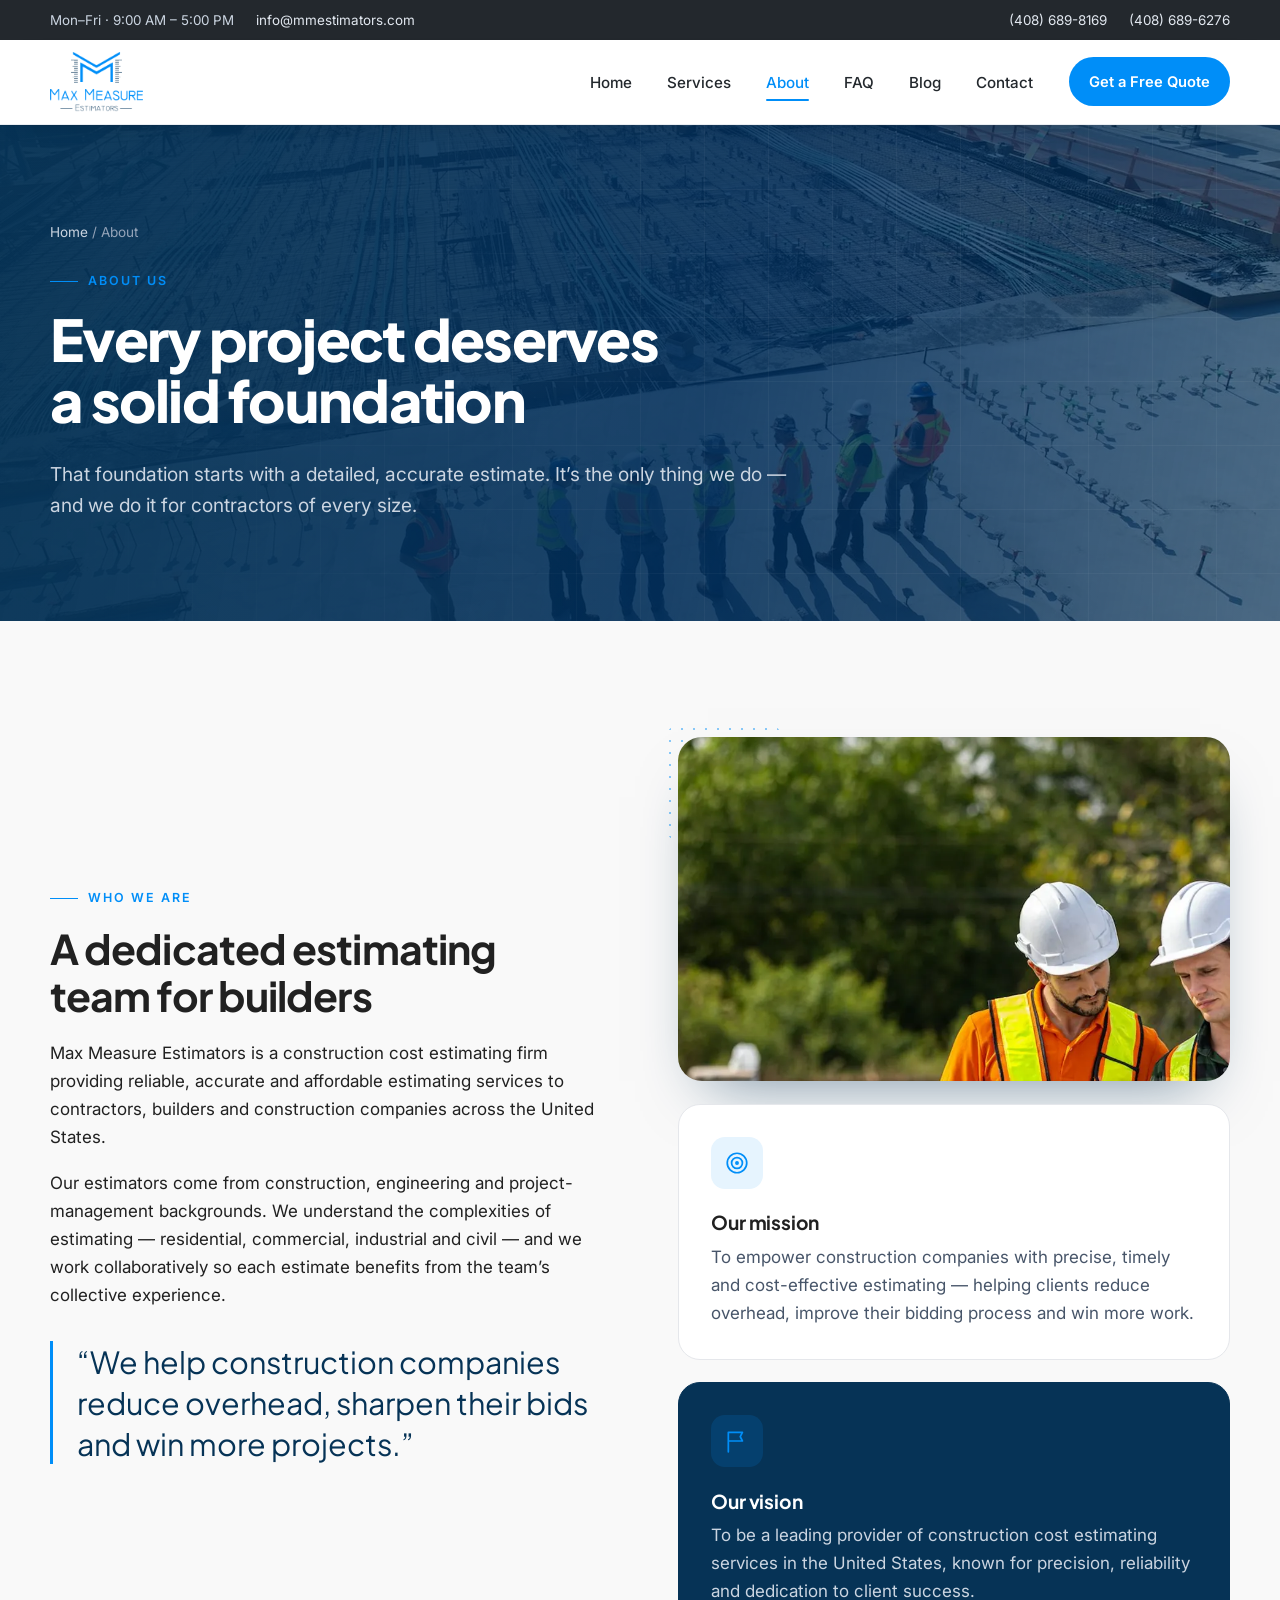
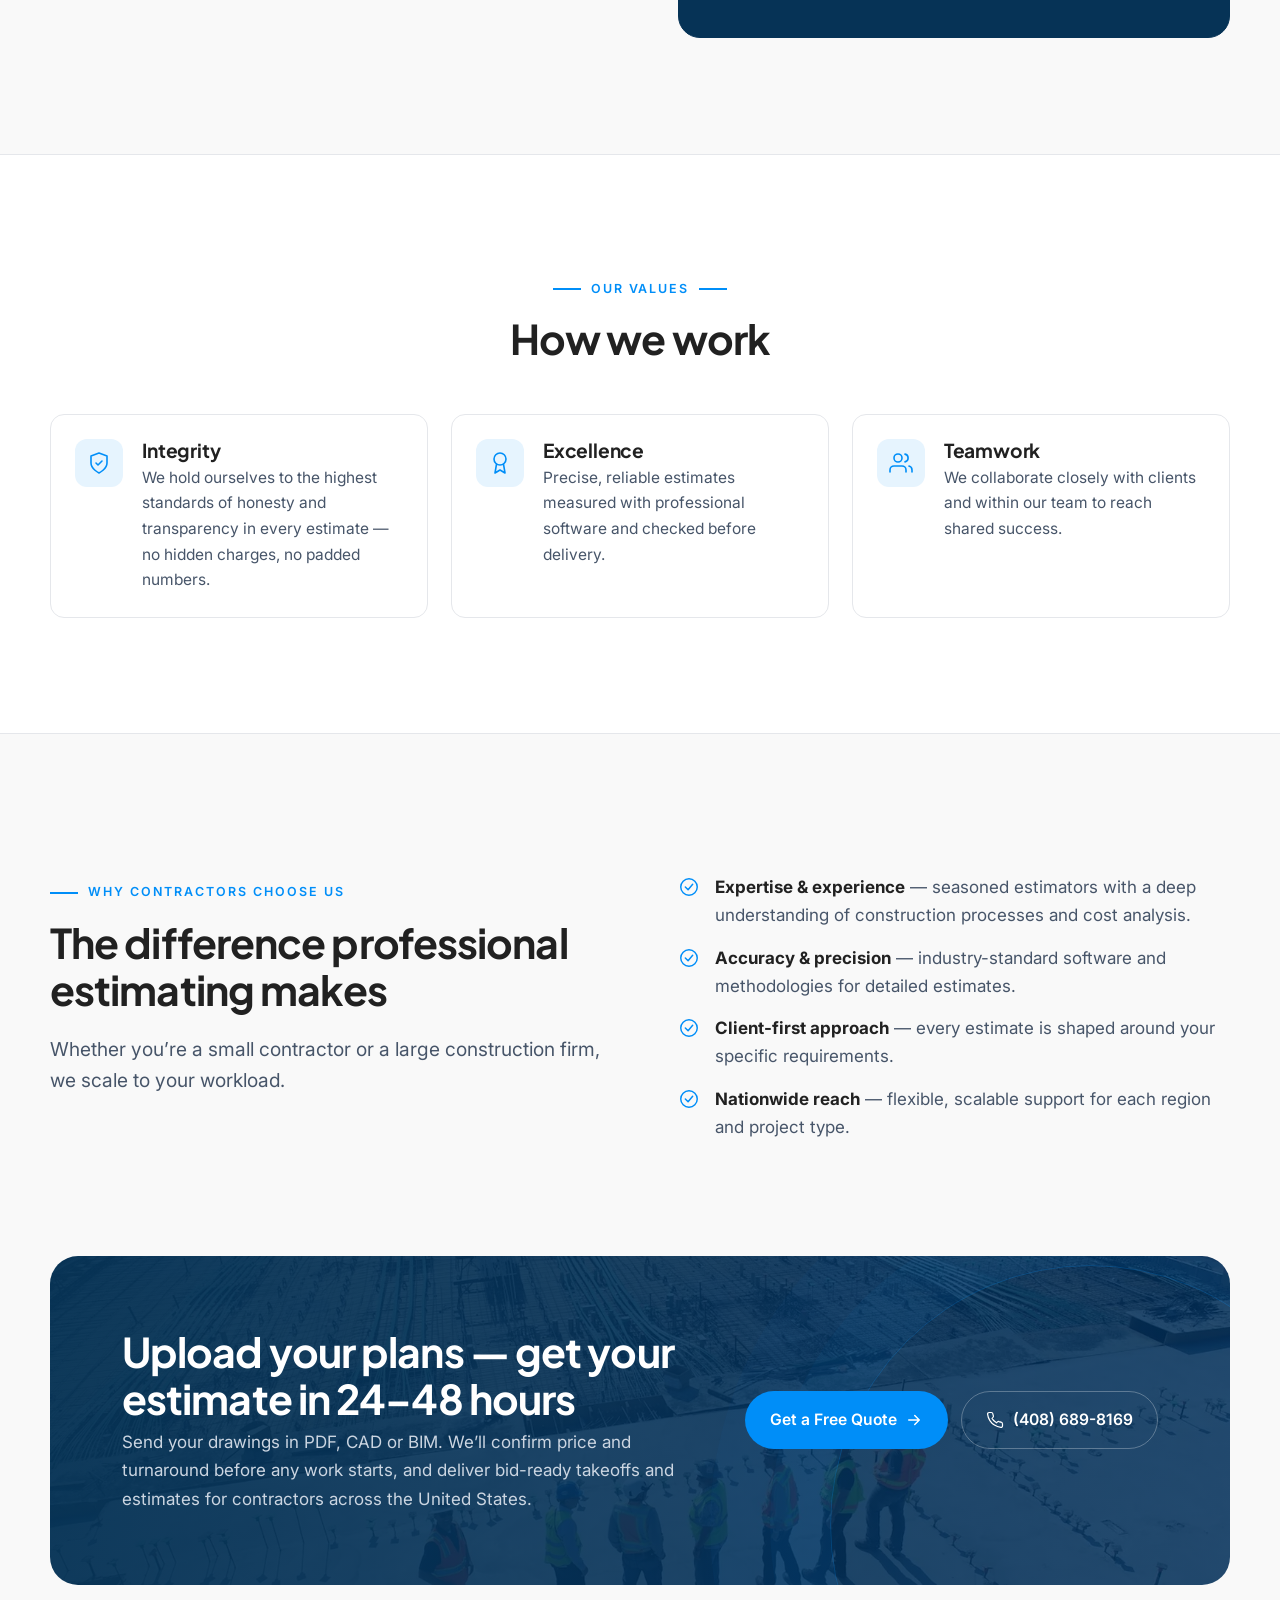
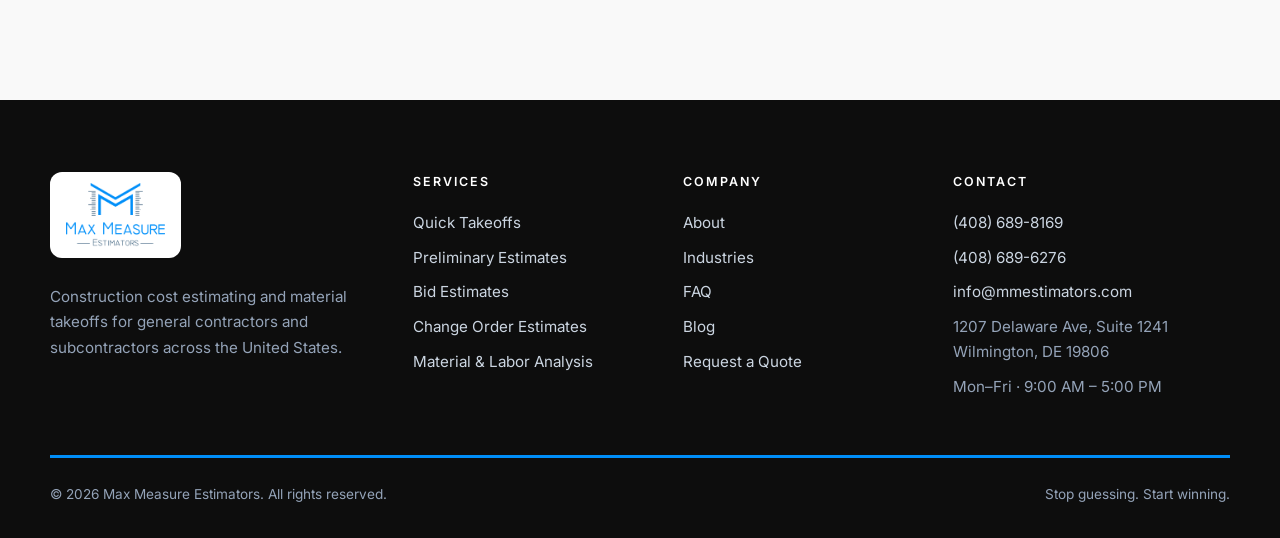
<file: about.html>
<!doctype html>
<html lang="en" class="no-js">
<head>
<meta charset="utf-8">
<meta name="robots" content="noindex, nofollow">
<meta name="viewport" content="width=device-width, initial-scale=1">
<title>About — Max Measure Estimators</title>
<meta name="description" content="Max Measure Estimators is a construction cost estimating firm helping contractors across the USA bid with confidence.">
<meta name="theme-color" content="#008ef8">
<meta property="og:title" content="About — Max Measure Estimators">
<meta property="og:description" content="Max Measure Estimators is a construction cost estimating firm helping contractors across the USA bid with confidence.">
<meta property="og:type" content="website">
<meta property="og:site_name" content="Max Measure Estimators">
<meta property="og:url" content="https://www.mmestimators.com/about">
<meta property="og:image" content="https://www.mmestimators.com/assets/images/og-default.jpg">
<meta property="og:image:width" content="1200">
<meta property="og:image:height" content="630">
<meta name="twitter:card" content="summary_large_image">
<meta name="twitter:title" content="About — Max Measure Estimators">
<meta name="twitter:description" content="Max Measure Estimators is a construction cost estimating firm helping contractors across the USA bid with confidence.">
<meta name="twitter:image" content="https://www.mmestimators.com/assets/images/og-default.jpg">

<link rel="icon" href="/assets/favicon-32x32.png" sizes="32x32">
<link rel="icon" href="/assets/favicon-192x192.png" sizes="192x192">
<link rel="apple-touch-icon" href="/assets/favicon-180x180.png">
<link rel="preconnect" href="https://fonts.googleapis.com">
<link rel="preconnect" href="https://fonts.gstatic.com" crossorigin>
<link href="https://fonts.googleapis.com/css2?family=Plus+Jakarta+Sans:wght@500;600;700;800&family=Inter:wght@400;500;600&display=swap" rel="stylesheet">
<link rel="stylesheet" href="/assets/styles.css">
<script defer src="/assets/main.js"></script>
<script type="application/ld+json">{"@context":"https://schema.org","@type":["Organization","ProfessionalService"],"@id":"https://www.mmestimators.com/#organization","name":"Max Measure Estimators","url":"https://www.mmestimators.com/","logo":"https://www.mmestimators.com/assets/logo-480.png","image":"https://www.mmestimators.com/assets/images/og-default.jpg","email":"info@mmestimators.com","telephone":["+1-408-689-8169","+1-408-689-6276"],"address":{"@type":"PostalAddress","streetAddress":"1207 Delaware Ave, Suite 1241","addressLocality":"Wilmington","addressRegion":"DE","postalCode":"19806","addressCountry":"US"},"openingHoursSpecification":{"@type":"OpeningHoursSpecification","dayOfWeek":["Monday","Tuesday","Wednesday","Thursday","Friday"],"opens":"09:00","closes":"17:00"},"areaServed":{"@type":"Country","name":"United States"},"sameAs":["https://www.google.com/maps?cid=11040469430306412599"],"description":"Construction cost estimating and material takeoffs for general contractors and subcontractors across the USA. Bid-ready estimates in 24-48 hours."}</script>
<script type="application/ld+json">[{"@context":"https://schema.org","@type":"Service","@id":"https://www.mmestimators.com/services#takeoffs","name":"Quick Takeoffs","description":"Accurate quantity takeoffs for every trade — measured from your plans, organised by CSI division and ready to price.","url":"https://www.mmestimators.com/services#takeoffs","provider":{"@id":"https://www.mmestimators.com/#organization"},"areaServed":{"@type":"Country","name":"United States"}},{"@context":"https://schema.org","@type":"Service","@id":"https://www.mmestimators.com/services#preliminary","name":"Preliminary Estimates","description":"Early-stage budgets from schematic or partial drawings so owners and builders can decide with numbers, not hunches.","url":"https://www.mmestimators.com/services#preliminary","provider":{"@id":"https://www.mmestimators.com/#organization"},"areaServed":{"@type":"Country","name":"United States"}},{"@context":"https://schema.org","@type":"Service","@id":"https://www.mmestimators.com/services#bid","name":"Bid Estimates","description":"Complete, bid-ready estimates with material, labor and pricing — built to hit your submission deadline.","url":"https://www.mmestimators.com/services#bid","provider":{"@id":"https://www.mmestimators.com/#organization"},"areaServed":{"@type":"Country","name":"United States"}},{"@context":"https://schema.org","@type":"Service","@id":"https://www.mmestimators.com/services#change-orders","name":"Change Order Estimates","description":"Fast, defensible pricing for scope changes, so modifications are documented and paid for correctly.","url":"https://www.mmestimators.com/services#change-orders","provider":{"@id":"https://www.mmestimators.com/#organization"},"areaServed":{"@type":"Country","name":"United States"}},{"@context":"https://schema.org","@type":"Service","@id":"https://www.mmestimators.com/services#cost-analysis","name":"Material & Labor Cost Analysis","description":"An in-depth breakdown of material and labor costs, adjusted to your project’s location and labor conditions.","url":"https://www.mmestimators.com/services#cost-analysis","provider":{"@id":"https://www.mmestimators.com/#organization"},"areaServed":{"@type":"Country","name":"United States"}}]</script>
</head>
<body>
<a class="skip" href="#main">Skip to content</a>
<div class="topbar"><div class="container">
  <div class="group"><span class="hide-sm">Mon–Fri · 9:00 AM – 5:00 PM</span><a href="mailto:info@mmestimators.com">info@mmestimators.com</a></div>
  <div class="group"><a href="tel:+14086898169">(408) 689-8169</a><a class="hide-sm" href="tel:+14086896276">(408) 689-6276</a></div>
</div></div>
<header class="site-header">
  <nav class="container nav" aria-label="Primary">
    <a class="brand" href="/" aria-label="Max Measure Estimators — home">
      <img class="brand-logo" src="/assets/logo-480.png" alt="Max Measure Estimators" width="93" height="60">
    </a>
    <button class="nav-toggle" aria-expanded="false" aria-controls="nav-menu" aria-label="Open menu"><svg viewBox="0 0 24 24" fill="none" stroke="currentColor" stroke-width="2" stroke-linecap="round" stroke-linejoin="round" aria-hidden="true"><path d="M4 7h16M4 12h16M4 17h16"/></svg></button>
    <div class="nav-menu" id="nav-menu">
      <ul class="nav-links"><li><a href="/">Home</a></li><li><a href="/services">Services</a></li><li><a href="/about" aria-current="page">About</a></li><li><a href="/faq">FAQ</a></li><li><a href="/blog">Blog</a></li><li><a href="/contact">Contact</a></li></ul>
      <a class="btn btn-gold nav-cta" href="/contact#quote-form">Get a Free Quote</a>
    </div>
  </nav>
</header>
<main id="main">

<section class="page-hero" style="--bg:url(/assets/images/page-site-team.webp)"><div class="container">
  <p class="crumbs"><a href="/">Home</a> / About</p>
  <span class="eyebrow" style="color:var(--gold)">About us</span>
  <h1>Every project deserves<br>a solid foundation</h1>
  <p class="lead">That foundation starts with a detailed, accurate estimate. It’s the only thing we do — and we do it for contractors of every size.</p>
</div></section>

<section class="section"><div class="container split">
  <div class="reveal">
    <span class="eyebrow">Who we are</span>
    <h2>A dedicated estimating team for builders</h2>
    <p>Max Measure Estimators is a construction cost estimating firm providing reliable, accurate and affordable estimating services to contractors, builders and construction companies across the United States.</p>
    <p>Our estimators come from construction, engineering and project-management backgrounds. We understand the complexities of estimating — residential, commercial, industrial and civil — and we work collaboratively so each estimate benefits from the team’s collective experience.</p>
    <blockquote class="quote">“We help construction companies reduce overhead, sharpen their bids and win more projects.”</blockquote>
  </div>
  <div class="grid reveal">
    <div class="media-frame short"><img src="/assets/images/about-plans-review.webp" alt="Construction professionals reviewing a project on site" width="900" height="1100" loading="lazy" decoding="async"></div>
    <div class="card"><div class="icon"><svg viewBox="0 0 24 24" fill="none" stroke="currentColor" stroke-width="1.6" stroke-linecap="round" stroke-linejoin="round" aria-hidden="true"><circle cx="12" cy="12" r="9"/><circle cx="12" cy="12" r="5"/><circle cx="12" cy="12" r="1"/></svg></div><h3>Our mission</h3><p>To empower construction companies with precise, timely and cost-effective estimating — helping clients reduce overhead, improve their bidding process and win more work.</p></div>
    <div class="card feature"><div class="icon"><svg viewBox="0 0 24 24" fill="none" stroke="currentColor" stroke-width="1.6" stroke-linecap="round" stroke-linejoin="round" aria-hidden="true"><path d="M4 22V4M4 4h13l-2 4 2 4H4"/></svg></div><h3>Our vision</h3><p>To be a leading provider of construction cost estimating services in the United States, known for precision, reliability and dedication to client success.</p></div>
  </div>
</div></section>

<section class="section process"><div class="container">
  <div class="section-head center reveal"><span class="eyebrow">Our values</span><h2>How we work</h2></div>
  <div class="grid grid-3">
    <div class="value reveal"><span class="vl-ic"><svg viewBox="0 0 24 24" fill="none" stroke="currentColor" stroke-width="1.6" stroke-linecap="round" stroke-linejoin="round" aria-hidden="true"><path d="M12 22s8-4 8-10V5l-8-3-8 3v7c0 6 8 10 8 10z"/><path d="m9 12 2 2 4-4"/></svg></span><div><h3>Integrity</h3><p>We hold ourselves to the highest standards of honesty and transparency in every estimate — no hidden charges, no padded numbers.</p></div></div>
    <div class="value reveal"><span class="vl-ic"><svg viewBox="0 0 24 24" fill="none" stroke="currentColor" stroke-width="1.6" stroke-linecap="round" stroke-linejoin="round" aria-hidden="true"><circle cx="12" cy="8" r="6"/><path d="M15.5 13.2 17 22l-5-3-5 3 1.5-8.8"/></svg></span><div><h3>Excellence</h3><p>Precise, reliable estimates measured with professional software and checked before delivery.</p></div></div>
    <div class="value reveal"><span class="vl-ic"><svg viewBox="0 0 24 24" fill="none" stroke="currentColor" stroke-width="1.6" stroke-linecap="round" stroke-linejoin="round" aria-hidden="true"><path d="M17 21v-2a4 4 0 0 0-4-4H5a4 4 0 0 0-4 4v2"/><circle cx="9" cy="7" r="4"/><path d="M23 21v-2a4 4 0 0 0-3-3.9M16 3.1a4 4 0 0 1 0 7.8"/></svg></span><div><h3>Teamwork</h3><p>We collaborate closely with clients and within our team to reach shared success.</p></div></div>
  </div>
</div></section>

<section class="section"><div class="container split">
  <div class="reveal">
    <span class="eyebrow">Why contractors choose us</span>
    <h2>The difference professional estimating makes</h2>
    <p class="lead">Whether you’re a small contractor or a large construction firm, we scale to your workload.</p>
  </div>
  <ul class="checklist reveal">
    <li><svg viewBox="0 0 24 24" fill="none" stroke="currentColor" stroke-width="1.6" stroke-linecap="round" stroke-linejoin="round" aria-hidden="true"><circle cx="12" cy="12" r="9"/><path d="m8 12 3 3 5-6"/></svg><span><strong>Expertise &amp; experience</strong> — seasoned estimators with a deep understanding of construction processes and cost analysis.</span></li>
    <li><svg viewBox="0 0 24 24" fill="none" stroke="currentColor" stroke-width="1.6" stroke-linecap="round" stroke-linejoin="round" aria-hidden="true"><circle cx="12" cy="12" r="9"/><path d="m8 12 3 3 5-6"/></svg><span><strong>Accuracy &amp; precision</strong> — industry-standard software and methodologies for detailed estimates.</span></li>
    <li><svg viewBox="0 0 24 24" fill="none" stroke="currentColor" stroke-width="1.6" stroke-linecap="round" stroke-linejoin="round" aria-hidden="true"><circle cx="12" cy="12" r="9"/><path d="m8 12 3 3 5-6"/></svg><span><strong>Client-first approach</strong> — every estimate is shaped around your specific requirements.</span></li>
    <li><svg viewBox="0 0 24 24" fill="none" stroke="currentColor" stroke-width="1.6" stroke-linecap="round" stroke-linejoin="round" aria-hidden="true"><circle cx="12" cy="12" r="9"/><path d="m8 12 3 3 5-6"/></svg><span><strong>Nationwide reach</strong> — flexible, scalable support for each region and project type.</span></li>
  </ul>
</div></section>
<section class="section" style="padding-top:0"><div class="container">
  <div class="cta-band cta-photo reveal">
    <div><h2>Upload your plans — get your estimate in 24–48 hours</h2><p>Send your drawings in PDF, CAD or BIM. We’ll confirm price and turnaround before any work starts, and deliver bid-ready takeoffs and estimates for contractors across the United States.</p></div>
    <div class="actions"><a class="btn btn-gold" href="/contact#quote-form">Get a Free Quote <svg viewBox="0 0 24 24" fill="none" stroke="currentColor" stroke-width="2" stroke-linecap="round" stroke-linejoin="round" aria-hidden="true"><path d="M5 12h14M13 6l6 6-6 6"/></svg></a><a class="btn btn-ghost" href="tel:+14086898169"><svg viewBox="0 0 24 24" fill="none" stroke="currentColor" stroke-width="1.6" stroke-linecap="round" stroke-linejoin="round" aria-hidden="true"><path d="M22 16.9v3a2 2 0 0 1-2.2 2 19.8 19.8 0 0 1-8.6-3.1 19.5 19.5 0 0 1-6-6A19.8 19.8 0 0 1 2.1 4.2 2 2 0 0 1 4.1 2h3a2 2 0 0 1 2 1.7c.1.9.4 1.8.7 2.7a2 2 0 0 1-.5 2.1L8 9.8a16 16 0 0 0 6 6l1.3-1.3a2 2 0 0 1 2.1-.4c.9.3 1.8.6 2.7.7a2 2 0 0 1 1.7 2z"/></svg> (408) 689-8169</a></div>
  </div>
</div></section>
</main>
<footer class="site-footer">
  <div class="container">
    <div class="footer-grid">
      <div>
        <a class="footer-logo" href="/"><img src="/assets/logo-480.png" alt="Max Measure Estimators" width="99" height="64" loading="lazy"></a>
        <p>Construction cost estimating and material takeoffs for general contractors and subcontractors across the United States.</p>
      </div>
      <div><p class="footer-heading">Services</p><ul>
        <li><a href="/services#takeoffs">Quick Takeoffs</a></li>
        <li><a href="/services#preliminary">Preliminary Estimates</a></li>
        <li><a href="/services#bid">Bid Estimates</a></li>
        <li><a href="/services#change-orders">Change Order Estimates</a></li>
        <li><a href="/services#cost-analysis">Material &amp; Labor Analysis</a></li>
      </ul></div>
      <div><p class="footer-heading">Company</p><ul>
        <li><a href="/about">About</a></li>
        <li><a href="/services#industries">Industries</a></li>
        <li><a href="/faq">FAQ</a></li>
        <li><a href="/blog">Blog</a></li>
        <li><a href="/contact">Request a Quote</a></li>
      </ul></div>
      <div><p class="footer-heading">Contact</p><ul>
        <li><a href="tel:+14086898169">(408) 689-8169</a></li>
        <li><a href="tel:+14086896276">(408) 689-6276</a></li>
        <li><a href="mailto:info@mmestimators.com">info@mmestimators.com</a></li>
        <li>1207 Delaware Ave, Suite 1241<br>Wilmington, DE 19806</li>
        <li>Mon–Fri · 9:00 AM – 5:00 PM</li>
      </ul></div>
    </div>
    <div class="footer-bottom"><span>© <span data-year>2026</span> Max Measure Estimators. All rights reserved.</span><span>Stop guessing. Start winning.</span></div>
  </div>
</footer>
</body>
</html>
</file>
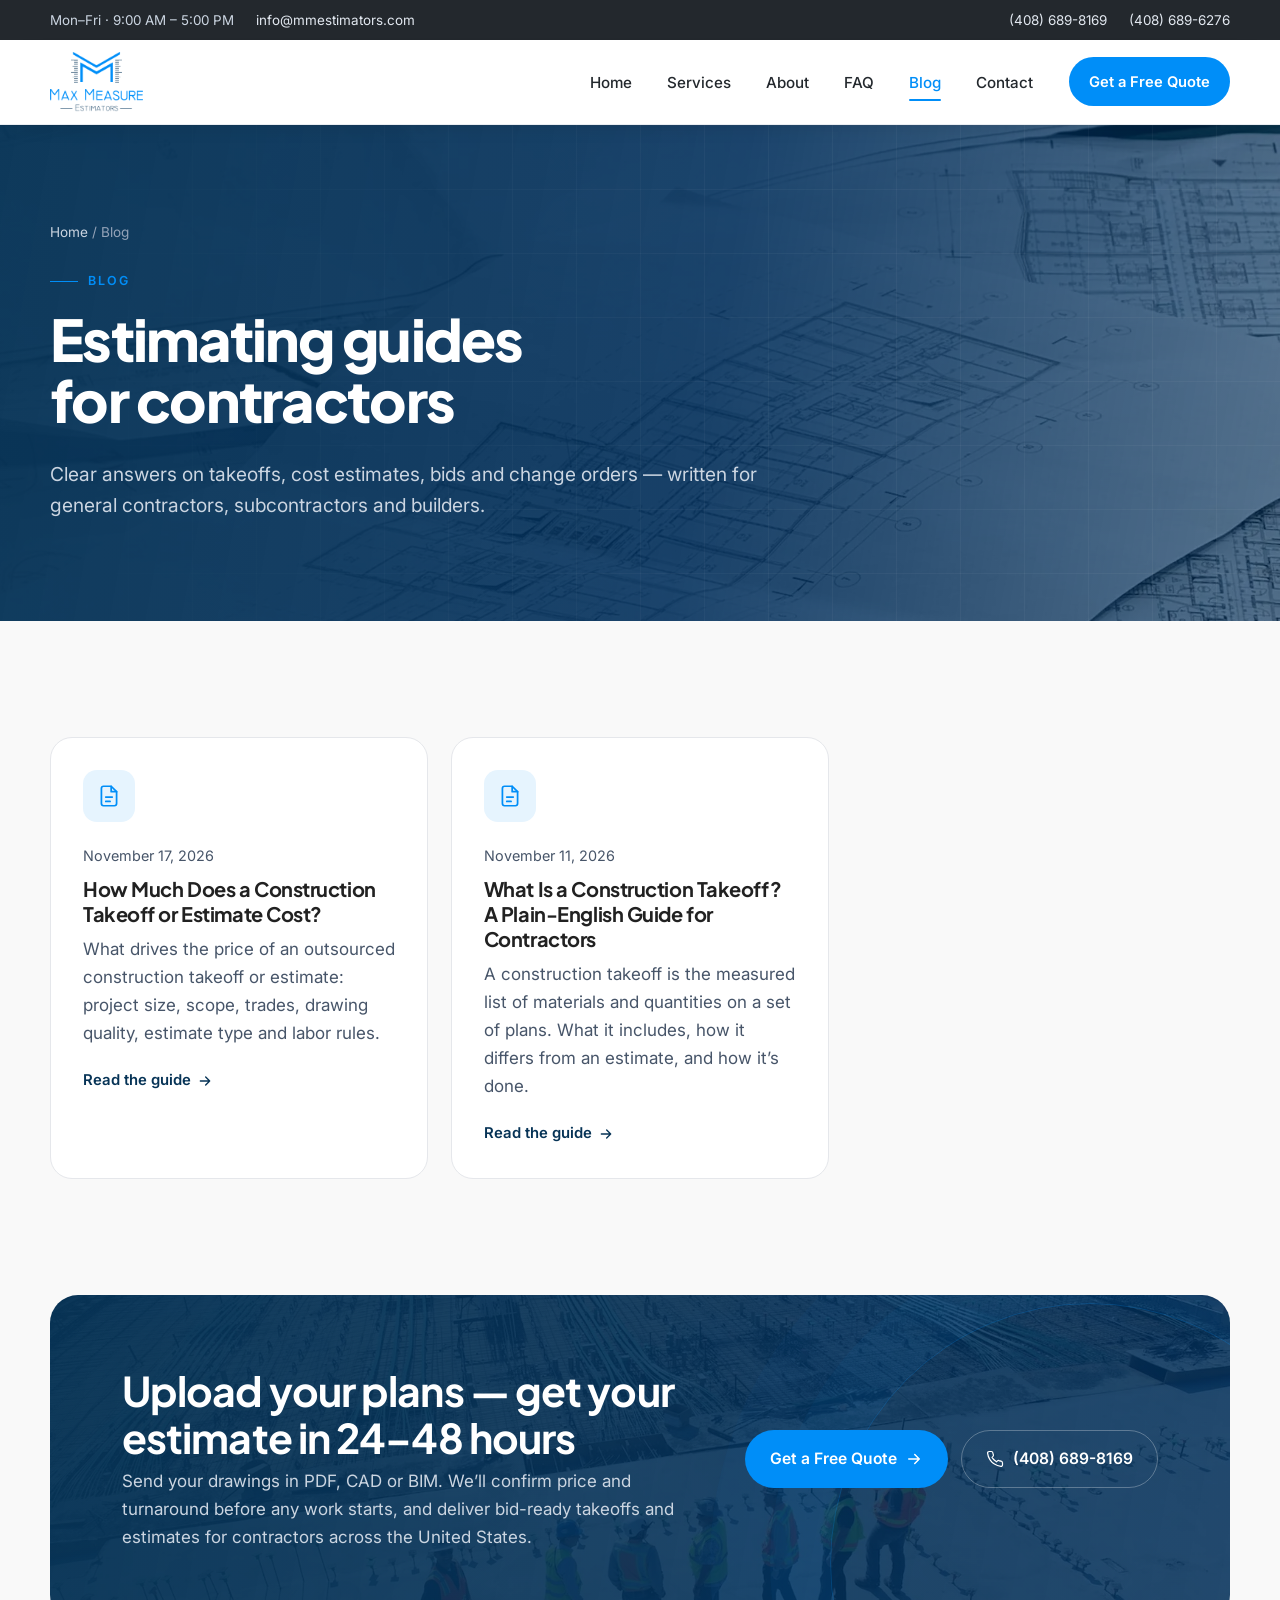
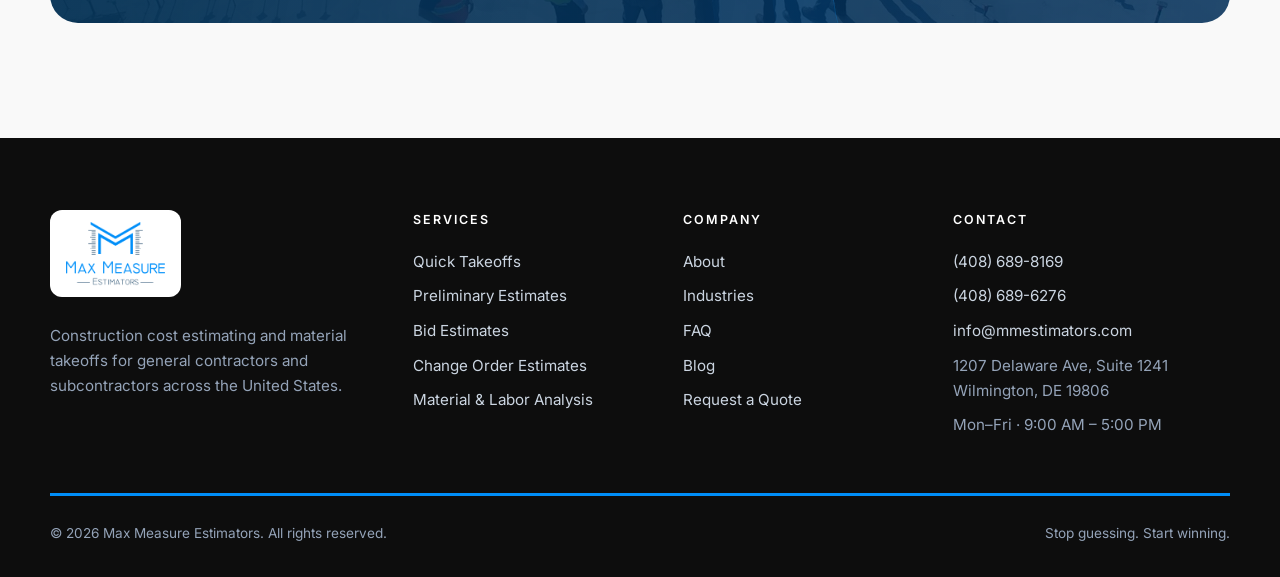
<file: blog.html>
<!doctype html>
<html lang="en" class="no-js">
<head>
<meta charset="utf-8">
<meta name="robots" content="noindex, nofollow">
<meta name="viewport" content="width=device-width, initial-scale=1">
<title>Construction Estimating Blog — Max Measure Estimators</title>
<meta name="description" content="Plain-English guides to construction takeoffs, cost estimating, bidding and change orders for general contractors and subcontractors.">
<meta name="theme-color" content="#008ef8">
<meta property="og:title" content="Construction Estimating Blog — Max Measure Estimators">
<meta property="og:description" content="Plain-English guides to construction takeoffs, cost estimating, bidding and change orders for general contractors and subcontractors.">
<meta property="og:type" content="website">
<meta property="og:site_name" content="Max Measure Estimators">
<meta property="og:url" content="https://www.mmestimators.com/blog">
<meta property="og:image" content="https://www.mmestimators.com/assets/images/og-default.jpg">
<meta property="og:image:width" content="1200">
<meta property="og:image:height" content="630">
<meta name="twitter:card" content="summary_large_image">
<meta name="twitter:title" content="Construction Estimating Blog — Max Measure Estimators">
<meta name="twitter:description" content="Plain-English guides to construction takeoffs, cost estimating, bidding and change orders for general contractors and subcontractors.">
<meta name="twitter:image" content="https://www.mmestimators.com/assets/images/og-default.jpg">

<link rel="icon" href="/assets/favicon-32x32.png" sizes="32x32">
<link rel="icon" href="/assets/favicon-192x192.png" sizes="192x192">
<link rel="apple-touch-icon" href="/assets/favicon-180x180.png">
<link rel="preconnect" href="https://fonts.googleapis.com">
<link rel="preconnect" href="https://fonts.gstatic.com" crossorigin>
<link href="https://fonts.googleapis.com/css2?family=Plus+Jakarta+Sans:wght@500;600;700;800&family=Inter:wght@400;500;600&display=swap" rel="stylesheet">
<link rel="stylesheet" href="/assets/styles.css">
<script defer src="/assets/main.js"></script>
<script type="application/ld+json">{"@context":"https://schema.org","@type":["Organization","ProfessionalService"],"@id":"https://www.mmestimators.com/#organization","name":"Max Measure Estimators","url":"https://www.mmestimators.com/","logo":"https://www.mmestimators.com/assets/logo-480.png","image":"https://www.mmestimators.com/assets/images/og-default.jpg","email":"info@mmestimators.com","telephone":["+1-408-689-8169","+1-408-689-6276"],"address":{"@type":"PostalAddress","streetAddress":"1207 Delaware Ave, Suite 1241","addressLocality":"Wilmington","addressRegion":"DE","postalCode":"19806","addressCountry":"US"},"openingHoursSpecification":{"@type":"OpeningHoursSpecification","dayOfWeek":["Monday","Tuesday","Wednesday","Thursday","Friday"],"opens":"09:00","closes":"17:00"},"areaServed":{"@type":"Country","name":"United States"},"sameAs":["https://www.google.com/maps?cid=11040469430306412599"],"description":"Construction cost estimating and material takeoffs for general contractors and subcontractors across the USA. Bid-ready estimates in 24-48 hours."}</script>
<script type="application/ld+json">[{"@context":"https://schema.org","@type":"Service","@id":"https://www.mmestimators.com/services#takeoffs","name":"Quick Takeoffs","description":"Accurate quantity takeoffs for every trade — measured from your plans, organised by CSI division and ready to price.","url":"https://www.mmestimators.com/services#takeoffs","provider":{"@id":"https://www.mmestimators.com/#organization"},"areaServed":{"@type":"Country","name":"United States"}},{"@context":"https://schema.org","@type":"Service","@id":"https://www.mmestimators.com/services#preliminary","name":"Preliminary Estimates","description":"Early-stage budgets from schematic or partial drawings so owners and builders can decide with numbers, not hunches.","url":"https://www.mmestimators.com/services#preliminary","provider":{"@id":"https://www.mmestimators.com/#organization"},"areaServed":{"@type":"Country","name":"United States"}},{"@context":"https://schema.org","@type":"Service","@id":"https://www.mmestimators.com/services#bid","name":"Bid Estimates","description":"Complete, bid-ready estimates with material, labor and pricing — built to hit your submission deadline.","url":"https://www.mmestimators.com/services#bid","provider":{"@id":"https://www.mmestimators.com/#organization"},"areaServed":{"@type":"Country","name":"United States"}},{"@context":"https://schema.org","@type":"Service","@id":"https://www.mmestimators.com/services#change-orders","name":"Change Order Estimates","description":"Fast, defensible pricing for scope changes, so modifications are documented and paid for correctly.","url":"https://www.mmestimators.com/services#change-orders","provider":{"@id":"https://www.mmestimators.com/#organization"},"areaServed":{"@type":"Country","name":"United States"}},{"@context":"https://schema.org","@type":"Service","@id":"https://www.mmestimators.com/services#cost-analysis","name":"Material & Labor Cost Analysis","description":"An in-depth breakdown of material and labor costs, adjusted to your project’s location and labor conditions.","url":"https://www.mmestimators.com/services#cost-analysis","provider":{"@id":"https://www.mmestimators.com/#organization"},"areaServed":{"@type":"Country","name":"United States"}}]</script>
<script type="application/ld+json">{"@context":"https://schema.org","@type":"Blog","@id":"https://www.mmestimators.com/blog#blog","name":"Max Measure Estimators Blog","url":"https://www.mmestimators.com/blog","description":"Plain-English guides to construction takeoffs, cost estimating, bidding and change orders for general contractors and subcontractors.","publisher":{"@id":"https://www.mmestimators.com/#organization"},"inLanguage":"en-US","blogPost":[{"@type":"BlogPosting","headline":"How Much Does a Construction Takeoff or Estimate Cost?","url":"https://www.mmestimators.com/blog/construction-estimate-cost","datePublished":"2026-11-17"},{"@type":"BlogPosting","headline":"What Is a Construction Takeoff? A Plain-English Guide for Contractors","url":"https://www.mmestimators.com/blog/what-is-a-construction-takeoff","datePublished":"2026-11-11"}]}</script>
<script type="application/ld+json">{"@context":"https://schema.org","@type":"BreadcrumbList","itemListElement":[{"@type":"ListItem","position":1,"name":"Home","item":"https://www.mmestimators.com/"},{"@type":"ListItem","position":2,"name":"Blog","item":"https://www.mmestimators.com/blog"}]}</script>
<link rel="stylesheet" href="/assets/blog.css">
</head>
<body>
<a class="skip" href="#main">Skip to content</a>
<div class="topbar"><div class="container">
  <div class="group"><span class="hide-sm">Mon–Fri · 9:00 AM – 5:00 PM</span><a href="mailto:info@mmestimators.com">info@mmestimators.com</a></div>
  <div class="group"><a href="tel:+14086898169">(408) 689-8169</a><a class="hide-sm" href="tel:+14086896276">(408) 689-6276</a></div>
</div></div>
<header class="site-header">
  <nav class="container nav" aria-label="Primary">
    <a class="brand" href="/" aria-label="Max Measure Estimators — home">
      <img class="brand-logo" src="/assets/logo-480.png" alt="Max Measure Estimators" width="93" height="60">
    </a>
    <button class="nav-toggle" aria-expanded="false" aria-controls="nav-menu" aria-label="Open menu"><svg viewBox="0 0 24 24" fill="none" stroke="currentColor" stroke-width="2" stroke-linecap="round" stroke-linejoin="round" aria-hidden="true"><path d="M4 7h16M4 12h16M4 17h16"/></svg></button>
    <div class="nav-menu" id="nav-menu">
      <ul class="nav-links"><li><a href="/">Home</a></li><li><a href="/services">Services</a></li><li><a href="/about">About</a></li><li><a href="/faq">FAQ</a></li><li><a href="/blog" aria-current="page">Blog</a></li><li><a href="/contact">Contact</a></li></ul>
      <a class="btn btn-gold nav-cta" href="/contact#quote-form">Get a Free Quote</a>
    </div>
  </nav>
</header>
<main id="main">

<section class="page-hero" style="--bg:url(/assets/images/page-blueprints.webp)"><div class="container">
  <p class="crumbs"><a href="/">Home</a> / Blog</p>
  <span class="eyebrow" style="color:var(--gold)">Blog</span>
  <h1>Estimating guides<br>for contractors</h1>
  <p class="lead">Clear answers on takeoffs, cost estimates, bids and change orders — written for general contractors, subcontractors and builders.</p>
</div></section>
<section class="section"><div class="container"><div class="grid grid-3 post-grid"><article class="card post-card reveal"><div class="icon"><svg viewBox="0 0 24 24" fill="none" stroke="currentColor" stroke-width="1.6" stroke-linecap="round" stroke-linejoin="round" aria-hidden="true"><path d="M14 3H7a2 2 0 0 0-2 2v14a2 2 0 0 0 2 2h10a2 2 0 0 0 2-2V8z"/><path d="M14 3v5h5M9 13h6M9 17h4"/></svg></div><p class="post-meta"><time datetime="2026-11-17">November 17, 2026</time></p><h2 class="post-card-title"><a href="/blog/construction-estimate-cost">How Much Does a Construction Takeoff or Estimate Cost?</a></h2><p>What drives the price of an outsourced construction takeoff or estimate: project size, scope, trades, drawing quality, estimate type and labor rules.</p><a class="card-link" href="/blog/construction-estimate-cost">Read the guide <svg viewBox="0 0 24 24" fill="none" stroke="currentColor" stroke-width="2" stroke-linecap="round" stroke-linejoin="round" aria-hidden="true"><path d="M5 12h14M13 6l6 6-6 6"/></svg></a></article><article class="card post-card reveal"><div class="icon"><svg viewBox="0 0 24 24" fill="none" stroke="currentColor" stroke-width="1.6" stroke-linecap="round" stroke-linejoin="round" aria-hidden="true"><path d="M14 3H7a2 2 0 0 0-2 2v14a2 2 0 0 0 2 2h10a2 2 0 0 0 2-2V8z"/><path d="M14 3v5h5M9 13h6M9 17h4"/></svg></div><p class="post-meta"><time datetime="2026-11-11">November 11, 2026</time></p><h2 class="post-card-title"><a href="/blog/what-is-a-construction-takeoff">What Is a Construction Takeoff? A Plain-English Guide for Contractors</a></h2><p>A construction takeoff is the measured list of materials and quantities on a set of plans. What it includes, how it differs from an estimate, and how it’s done.</p><a class="card-link" href="/blog/what-is-a-construction-takeoff">Read the guide <svg viewBox="0 0 24 24" fill="none" stroke="currentColor" stroke-width="2" stroke-linecap="round" stroke-linejoin="round" aria-hidden="true"><path d="M5 12h14M13 6l6 6-6 6"/></svg></a></article></div></div></section>
<section class="section" style="padding-top:0"><div class="container">
  <div class="cta-band cta-photo reveal">
    <div><h2>Upload your plans — get your estimate in 24–48 hours</h2><p>Send your drawings in PDF, CAD or BIM. We’ll confirm price and turnaround before any work starts, and deliver bid-ready takeoffs and estimates for contractors across the United States.</p></div>
    <div class="actions"><a class="btn btn-gold" href="/contact#quote-form">Get a Free Quote <svg viewBox="0 0 24 24" fill="none" stroke="currentColor" stroke-width="2" stroke-linecap="round" stroke-linejoin="round" aria-hidden="true"><path d="M5 12h14M13 6l6 6-6 6"/></svg></a><a class="btn btn-ghost" href="tel:+14086898169"><svg viewBox="0 0 24 24" fill="none" stroke="currentColor" stroke-width="1.6" stroke-linecap="round" stroke-linejoin="round" aria-hidden="true"><path d="M22 16.9v3a2 2 0 0 1-2.2 2 19.8 19.8 0 0 1-8.6-3.1 19.5 19.5 0 0 1-6-6A19.8 19.8 0 0 1 2.1 4.2 2 2 0 0 1 4.1 2h3a2 2 0 0 1 2 1.7c.1.9.4 1.8.7 2.7a2 2 0 0 1-.5 2.1L8 9.8a16 16 0 0 0 6 6l1.3-1.3a2 2 0 0 1 2.1-.4c.9.3 1.8.6 2.7.7a2 2 0 0 1 1.7 2z"/></svg> (408) 689-8169</a></div>
  </div>
</div></section>
</main>
<footer class="site-footer">
  <div class="container">
    <div class="footer-grid">
      <div>
        <a class="footer-logo" href="/"><img src="/assets/logo-480.png" alt="Max Measure Estimators" width="99" height="64" loading="lazy"></a>
        <p>Construction cost estimating and material takeoffs for general contractors and subcontractors across the United States.</p>
      </div>
      <div><p class="footer-heading">Services</p><ul>
        <li><a href="/services#takeoffs">Quick Takeoffs</a></li>
        <li><a href="/services#preliminary">Preliminary Estimates</a></li>
        <li><a href="/services#bid">Bid Estimates</a></li>
        <li><a href="/services#change-orders">Change Order Estimates</a></li>
        <li><a href="/services#cost-analysis">Material &amp; Labor Analysis</a></li>
      </ul></div>
      <div><p class="footer-heading">Company</p><ul>
        <li><a href="/about">About</a></li>
        <li><a href="/services#industries">Industries</a></li>
        <li><a href="/faq">FAQ</a></li>
        <li><a href="/blog">Blog</a></li>
        <li><a href="/contact">Request a Quote</a></li>
      </ul></div>
      <div><p class="footer-heading">Contact</p><ul>
        <li><a href="tel:+14086898169">(408) 689-8169</a></li>
        <li><a href="tel:+14086896276">(408) 689-6276</a></li>
        <li><a href="mailto:info@mmestimators.com">info@mmestimators.com</a></li>
        <li>1207 Delaware Ave, Suite 1241<br>Wilmington, DE 19806</li>
        <li>Mon–Fri · 9:00 AM – 5:00 PM</li>
      </ul></div>
    </div>
    <div class="footer-bottom"><span>© <span data-year>2026</span> Max Measure Estimators. All rights reserved.</span><span>Stop guessing. Start winning.</span></div>
  </div>
</footer>
</body>
</html>
</file>
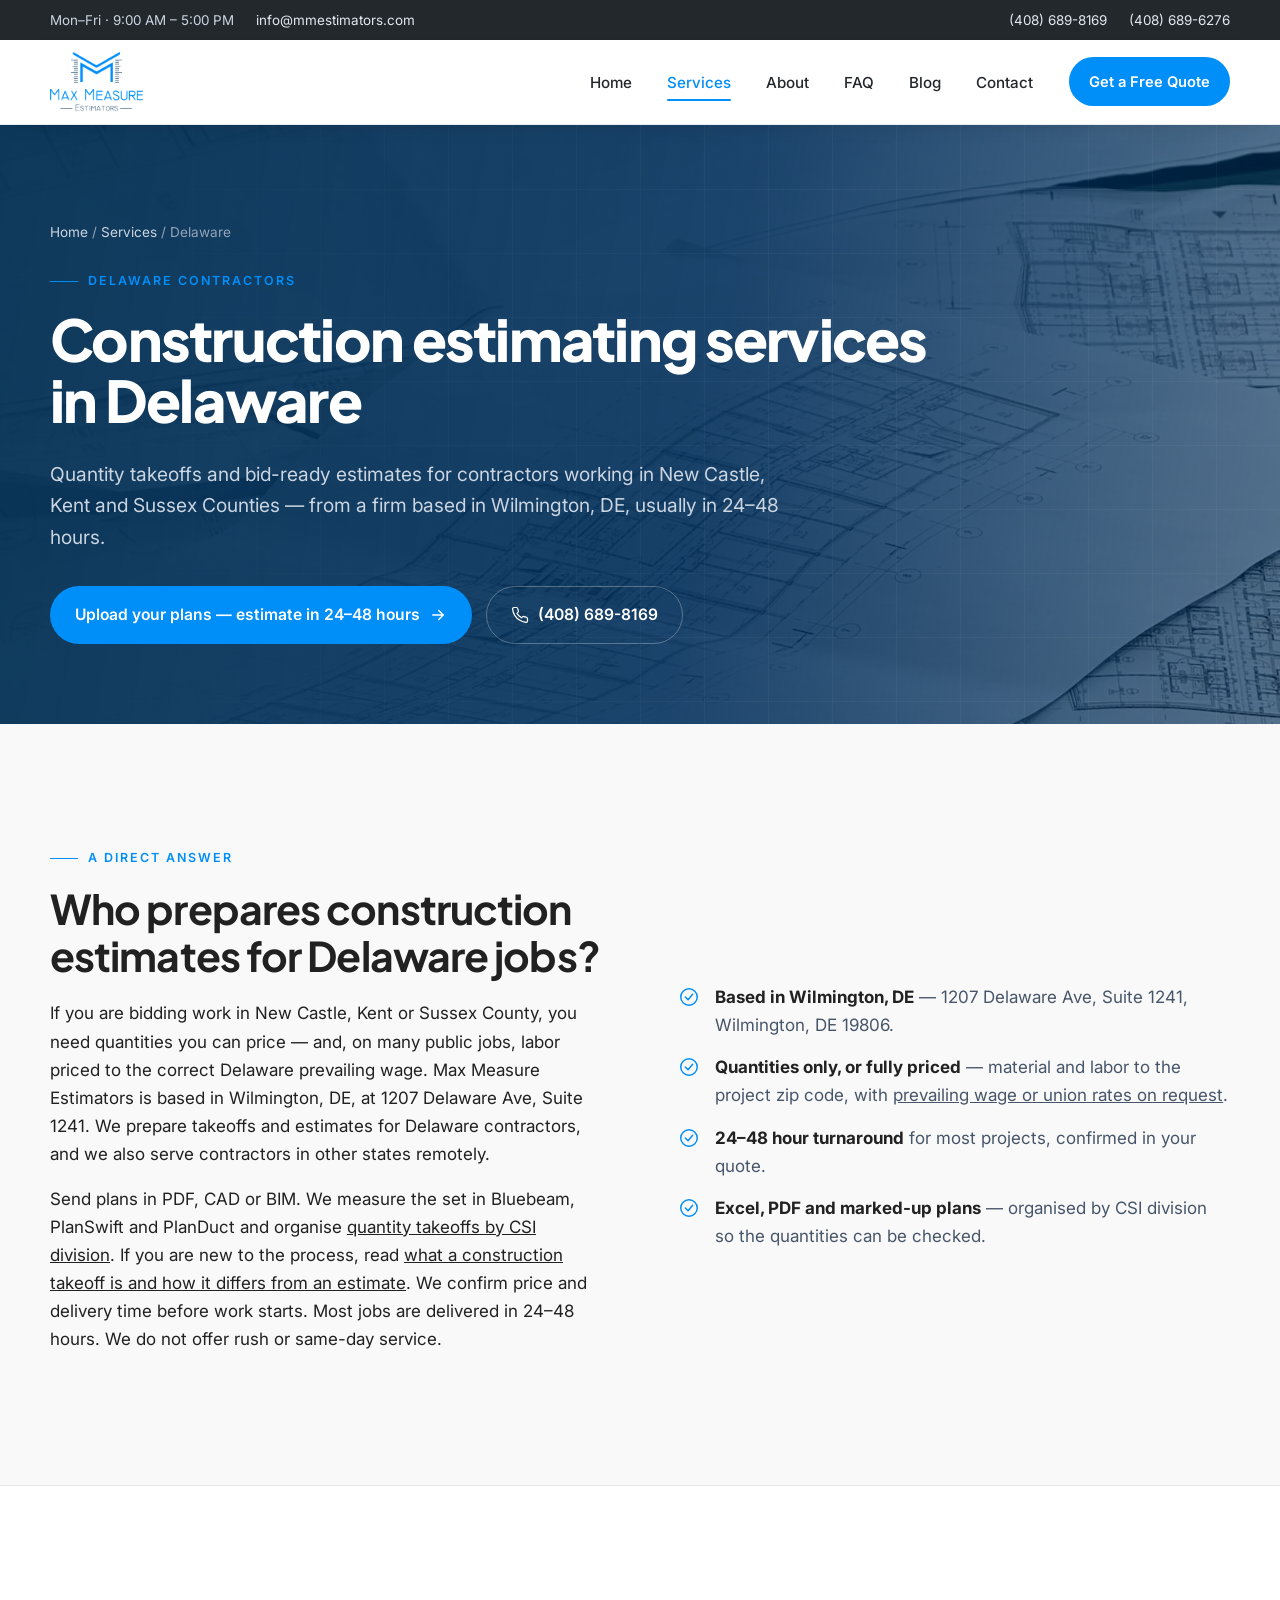
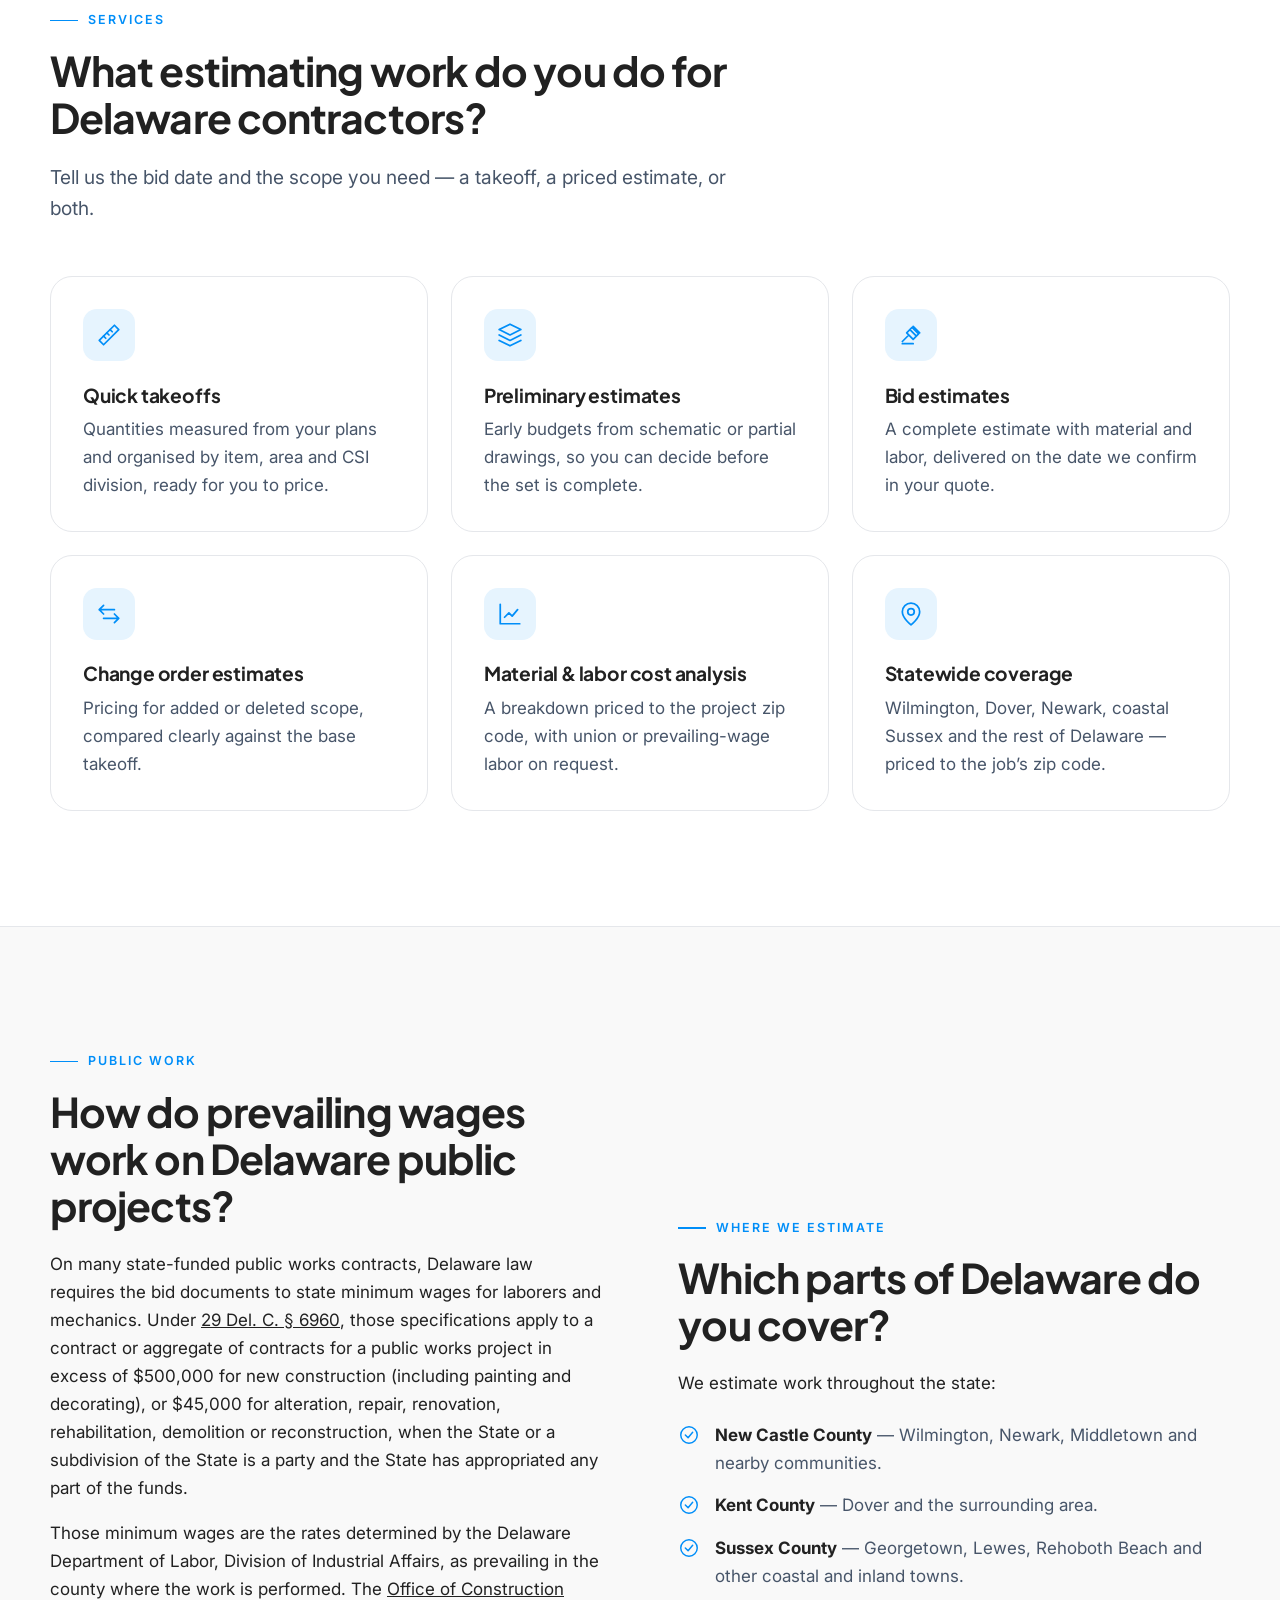
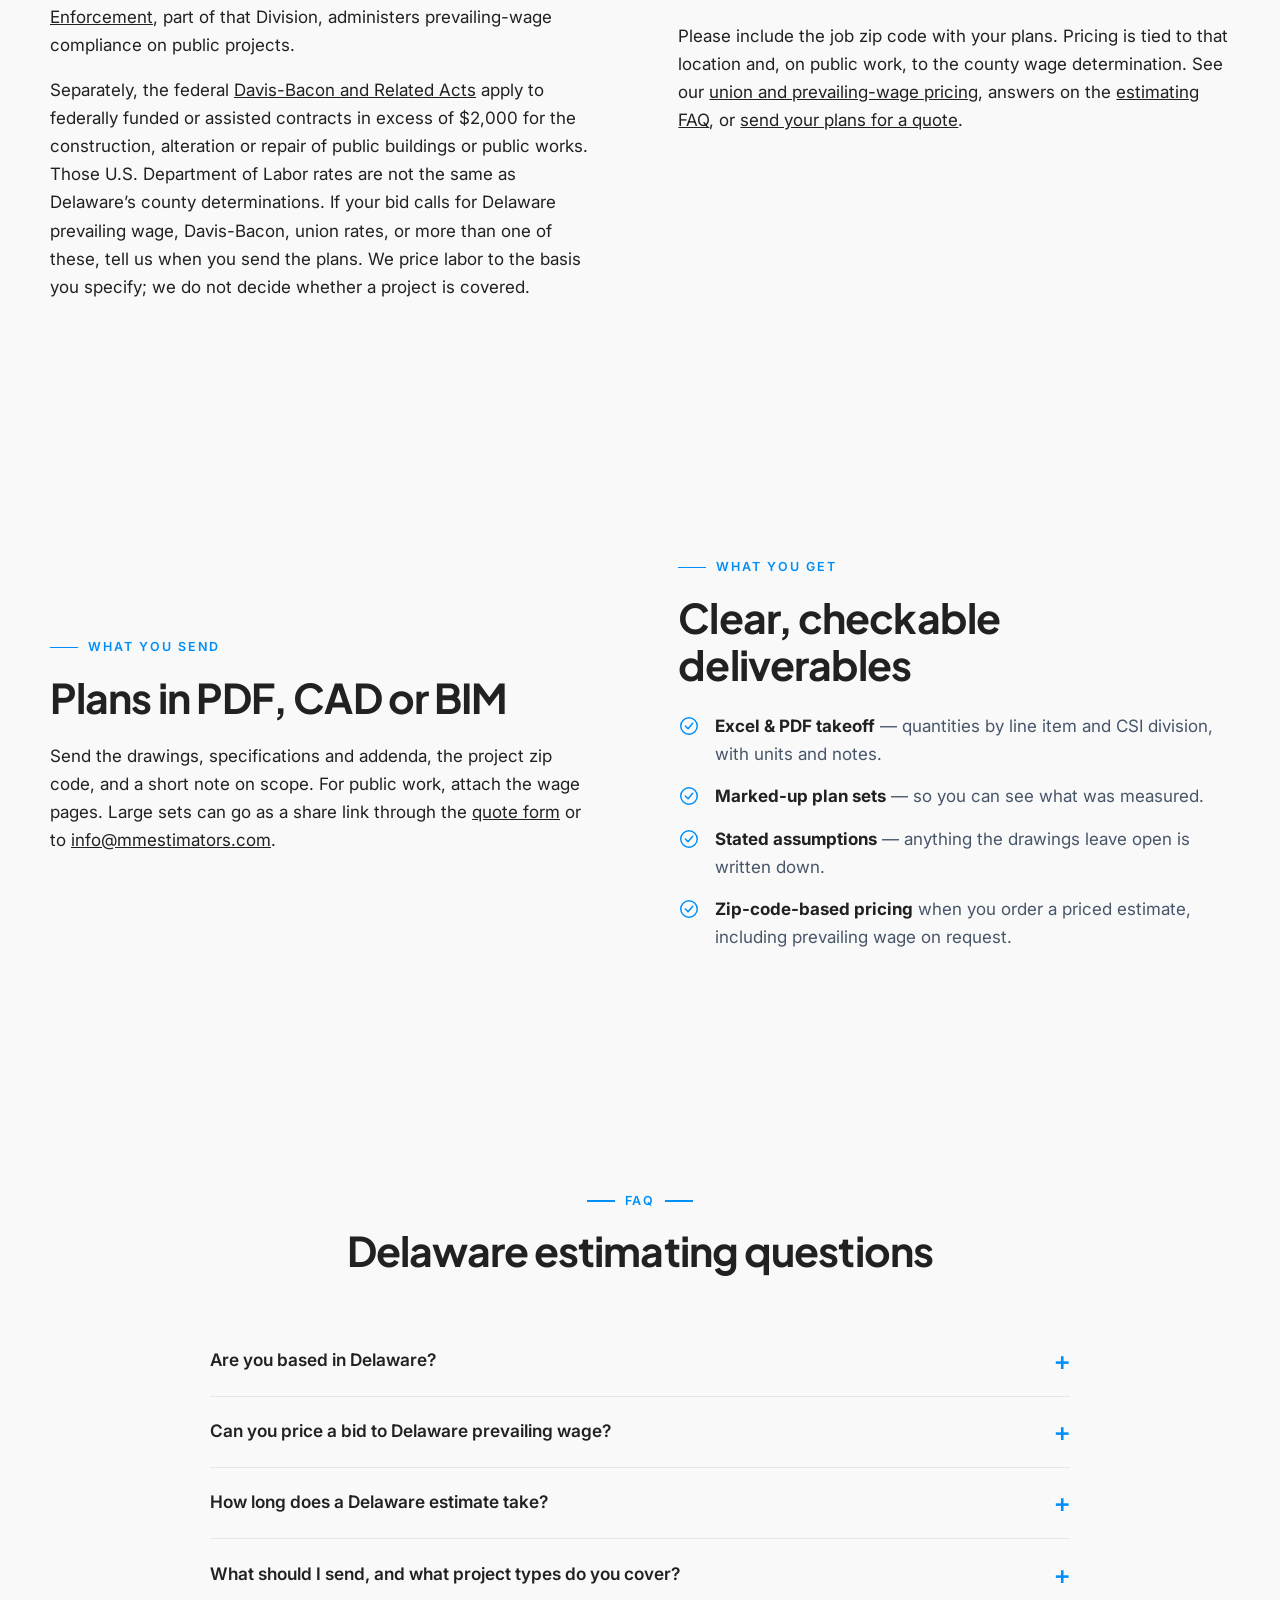
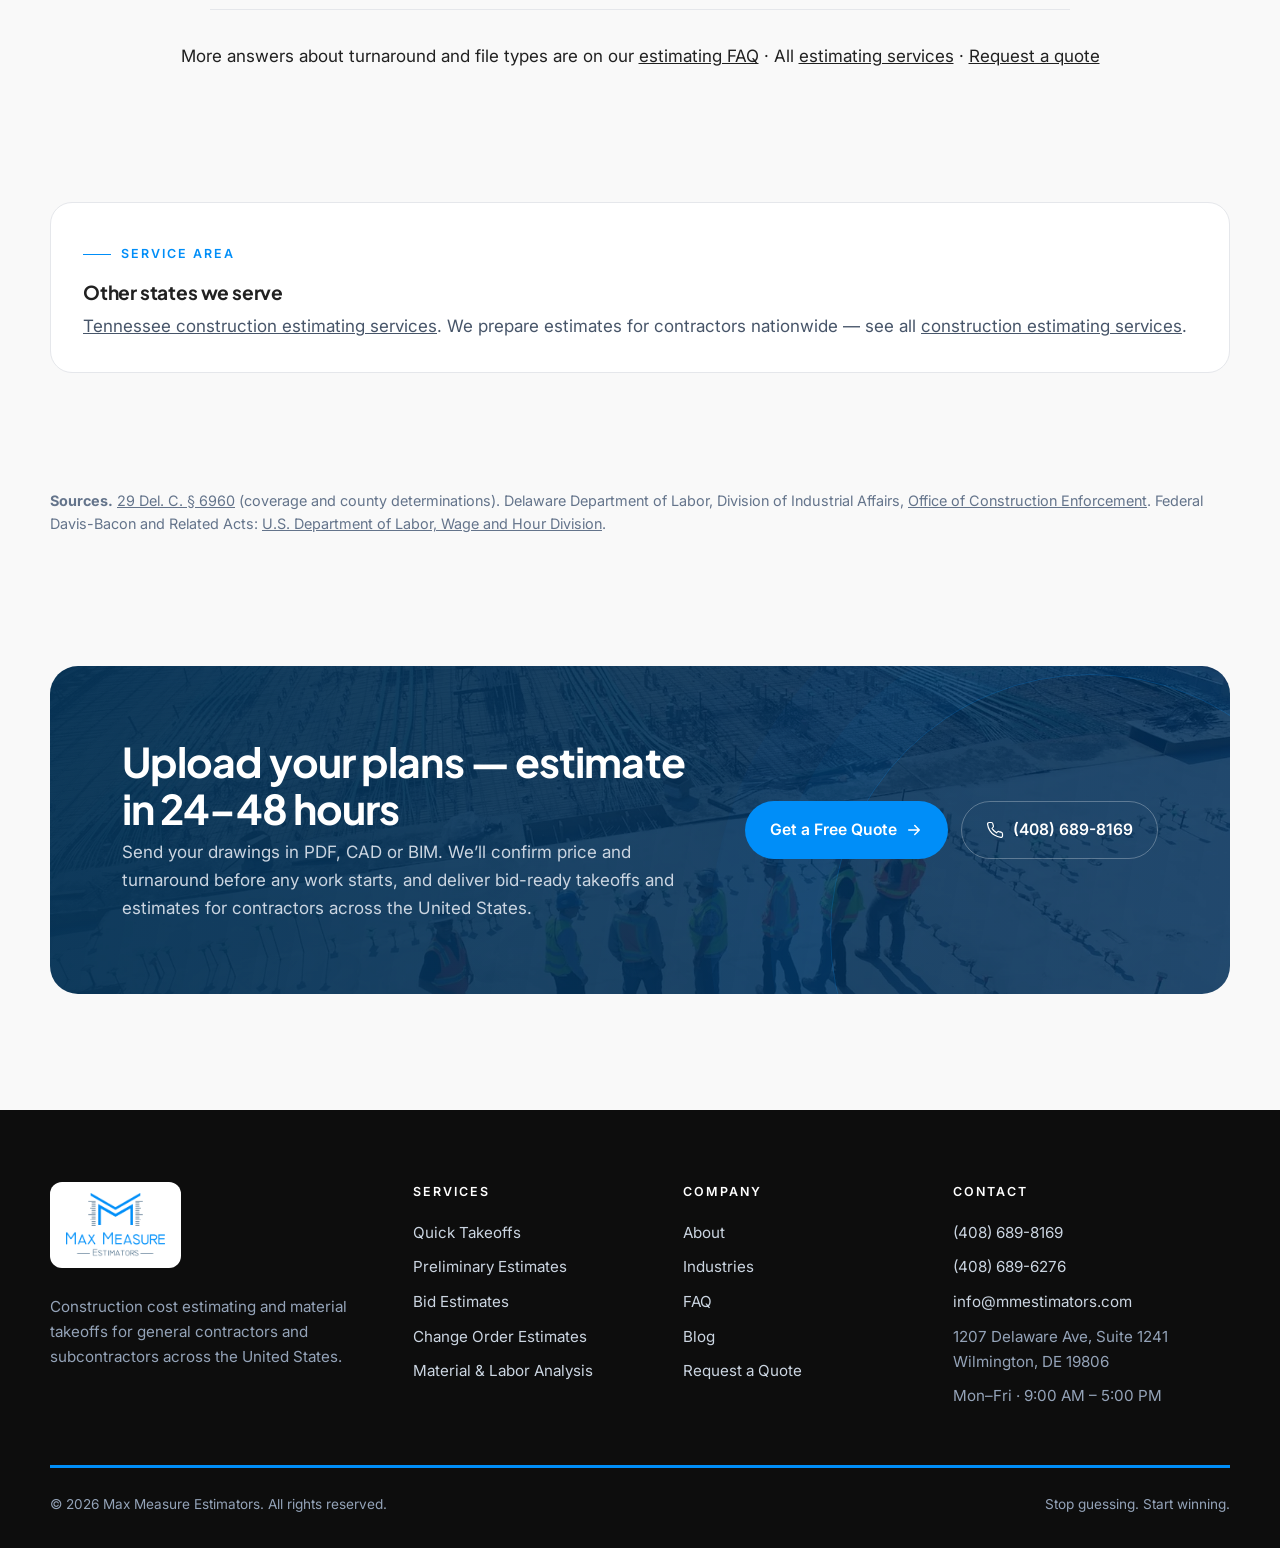
<file: construction-estimating-services-delaware.html>
<!doctype html>
<html lang="en" class="no-js">
<head>
<meta charset="utf-8">
<meta name="robots" content="noindex, nofollow">
<meta name="viewport" content="width=device-width, initial-scale=1">
<title>Delaware Construction Estimating | Max Measure</title>
<meta name="description" content="Takeoffs and bid estimates for Delaware contractors from a firm based in Wilmington, DE. Upload PDF, CAD or BIM plans — most estimates in 24–48 hours.">
<meta name="theme-color" content="#008ef8">
<meta property="og:title" content="Delaware Construction Estimating | Max Measure">
<meta property="og:description" content="Takeoffs and bid estimates for Delaware contractors from a firm based in Wilmington, DE. Upload PDF, CAD or BIM plans — most estimates in 24–48 hours.">
<meta property="og:type" content="website">
<meta property="og:site_name" content="Max Measure Estimators">
<meta property="og:url" content="https://www.mmestimators.com/construction-estimating-services-delaware">
<meta property="og:image" content="https://www.mmestimators.com/assets/images/og-default.jpg">
<meta property="og:image:width" content="1200">
<meta property="og:image:height" content="630">
<meta name="twitter:card" content="summary_large_image">
<meta name="twitter:title" content="Delaware Construction Estimating | Max Measure">
<meta name="twitter:description" content="Takeoffs and bid estimates for Delaware contractors from a firm based in Wilmington, DE. Upload PDF, CAD or BIM plans — most estimates in 24–48 hours.">
<meta name="twitter:image" content="https://www.mmestimators.com/assets/images/og-default.jpg">

<link rel="icon" href="/assets/favicon-32x32.png" sizes="32x32">
<link rel="icon" href="/assets/favicon-192x192.png" sizes="192x192">
<link rel="apple-touch-icon" href="/assets/favicon-180x180.png">
<link rel="preconnect" href="https://fonts.googleapis.com">
<link rel="preconnect" href="https://fonts.gstatic.com" crossorigin>
<link href="https://fonts.googleapis.com/css2?family=Plus+Jakarta+Sans:wght@500;600;700;800&family=Inter:wght@400;500;600&display=swap" rel="stylesheet">
<link rel="stylesheet" href="/assets/styles.css">
<script defer src="/assets/main.js"></script>
<script type="application/ld+json">{"@context":"https://schema.org","@type":["Organization","ProfessionalService"],"@id":"https://www.mmestimators.com/#organization","name":"Max Measure Estimators","url":"https://www.mmestimators.com/","logo":"https://www.mmestimators.com/assets/logo-480.png","image":"https://www.mmestimators.com/assets/images/og-default.jpg","email":"info@mmestimators.com","telephone":["+1-408-689-8169","+1-408-689-6276"],"address":{"@type":"PostalAddress","streetAddress":"1207 Delaware Ave, Suite 1241","addressLocality":"Wilmington","addressRegion":"DE","postalCode":"19806","addressCountry":"US"},"openingHoursSpecification":{"@type":"OpeningHoursSpecification","dayOfWeek":["Monday","Tuesday","Wednesday","Thursday","Friday"],"opens":"09:00","closes":"17:00"},"areaServed":{"@type":"Country","name":"United States"},"sameAs":["https://www.google.com/maps?cid=11040469430306412599"],"description":"Construction cost estimating and material takeoffs for general contractors and subcontractors across the USA. Bid-ready estimates in 24-48 hours."}</script>
<script type="application/ld+json">[{"@context":"https://schema.org","@type":"Service","@id":"https://www.mmestimators.com/services#takeoffs","name":"Quick Takeoffs","description":"Accurate quantity takeoffs for every trade — measured from your plans, organised by CSI division and ready to price.","url":"https://www.mmestimators.com/services#takeoffs","provider":{"@id":"https://www.mmestimators.com/#organization"},"areaServed":{"@type":"Country","name":"United States"}},{"@context":"https://schema.org","@type":"Service","@id":"https://www.mmestimators.com/services#preliminary","name":"Preliminary Estimates","description":"Early-stage budgets from schematic or partial drawings so owners and builders can decide with numbers, not hunches.","url":"https://www.mmestimators.com/services#preliminary","provider":{"@id":"https://www.mmestimators.com/#organization"},"areaServed":{"@type":"Country","name":"United States"}},{"@context":"https://schema.org","@type":"Service","@id":"https://www.mmestimators.com/services#bid","name":"Bid Estimates","description":"Complete, bid-ready estimates with material, labor and pricing — built to hit your submission deadline.","url":"https://www.mmestimators.com/services#bid","provider":{"@id":"https://www.mmestimators.com/#organization"},"areaServed":{"@type":"Country","name":"United States"}},{"@context":"https://schema.org","@type":"Service","@id":"https://www.mmestimators.com/services#change-orders","name":"Change Order Estimates","description":"Fast, defensible pricing for scope changes, so modifications are documented and paid for correctly.","url":"https://www.mmestimators.com/services#change-orders","provider":{"@id":"https://www.mmestimators.com/#organization"},"areaServed":{"@type":"Country","name":"United States"}},{"@context":"https://schema.org","@type":"Service","@id":"https://www.mmestimators.com/services#cost-analysis","name":"Material & Labor Cost Analysis","description":"An in-depth breakdown of material and labor costs, adjusted to your project’s location and labor conditions.","url":"https://www.mmestimators.com/services#cost-analysis","provider":{"@id":"https://www.mmestimators.com/#organization"},"areaServed":{"@type":"Country","name":"United States"}}]</script>
<script type="application/ld+json">{"@context":"https://schema.org","@type":"Service","@id":"https://www.mmestimators.com/construction-estimating-services-delaware#service","name":"Construction Estimating Services in Delaware","serviceType":"Construction cost estimating and quantity takeoff","description":"Takeoffs and bid estimates for Delaware contractors from a firm based in Wilmington, DE. Upload PDF, CAD or BIM plans — most estimates in 24–48 hours.","url":"https://www.mmestimators.com/construction-estimating-services-delaware","provider":{"@id":"https://www.mmestimators.com/#organization"},"areaServed":{"@type":"State","name":"Delaware"}}</script>
<script type="application/ld+json">{"@context":"https://schema.org","@type":"BreadcrumbList","itemListElement":[{"@type":"ListItem","position":1,"name":"Home","item":"https://www.mmestimators.com/"},{"@type":"ListItem","position":2,"name":"Services","item":"https://www.mmestimators.com/services"},{"@type":"ListItem","position":3,"name":"Delaware construction estimating","item":"https://www.mmestimators.com/construction-estimating-services-delaware"}]}</script>
<script type="application/ld+json">{"@context":"https://schema.org","@type":"FAQPage","@id":"https://www.mmestimators.com/construction-estimating-services-delaware#faq","mainEntity":[{"@type":"Question","name":"Are you based in Delaware?","acceptedAnswer":{"@type":"Answer","text":"Yes. Max Measure Estimators is based in Wilmington, DE, at 1207 Delaware Ave, Suite 1241. We estimate from the plans you send; a site visit is not required for the takeoff itself."}},{"@type":"Question","name":"Can you price a bid to Delaware prevailing wage?","acceptedAnswer":{"@type":"Answer","text":"Yes, on request. Tell us the county and whether the bid uses Delaware prevailing wage, Davis-Bacon, union rates, or a combination, and attach the wage pages when you have them. We price labor to the basis you specify; we do not decide whether a project is covered."}},{"@type":"Question","name":"How long does a Delaware estimate take?","acceptedAnswer":{"@type":"Answer","text":"Most takeoffs and estimates are delivered in 24–48 hours. Large or complex projects may take longer. We confirm the delivery date in your quote. We do not offer rush or same-day service."}},{"@type":"Question","name":"What should I send, and what project types do you cover?","acceptedAnswer":{"@type":"Answer","text":"Send plans in PDF, CAD or BIM, the project zip code, and a short note on scope and bid date. We estimate residential, commercial, industrial, civil and renovation work — quantities only, or a priced estimate."}}]}</script>
</head>
<body>
<a class="skip" href="#main">Skip to content</a>
<div class="topbar"><div class="container">
  <div class="group"><span class="hide-sm">Mon–Fri · 9:00 AM – 5:00 PM</span><a href="mailto:info@mmestimators.com">info@mmestimators.com</a></div>
  <div class="group"><a href="tel:+14086898169">(408) 689-8169</a><a class="hide-sm" href="tel:+14086896276">(408) 689-6276</a></div>
</div></div>
<header class="site-header">
  <nav class="container nav" aria-label="Primary">
    <a class="brand" href="/" aria-label="Max Measure Estimators — home">
      <img class="brand-logo" src="/assets/logo-480.png" alt="Max Measure Estimators" width="93" height="60">
    </a>
    <button class="nav-toggle" aria-expanded="false" aria-controls="nav-menu" aria-label="Open menu"><svg viewBox="0 0 24 24" fill="none" stroke="currentColor" stroke-width="2" stroke-linecap="round" stroke-linejoin="round" aria-hidden="true"><path d="M4 7h16M4 12h16M4 17h16"/></svg></button>
    <div class="nav-menu" id="nav-menu">
      <ul class="nav-links"><li><a href="/">Home</a></li><li><a href="/services" aria-current="page">Services</a></li><li><a href="/about">About</a></li><li><a href="/faq">FAQ</a></li><li><a href="/blog">Blog</a></li><li><a href="/contact">Contact</a></li></ul>
      <a class="btn btn-gold nav-cta" href="/contact#quote-form">Get a Free Quote</a>
    </div>
  </nav>
</header>
<main id="main">

<section class="page-hero" style="--bg:url(/assets/images/page-blueprints.webp)"><div class="container">
  <p class="crumbs"><a href="/">Home</a> / <a href="/services">Services</a> / Delaware</p>
  <span class="eyebrow" style="color:var(--gold)">Delaware contractors</span>
  <h1>Construction estimating services<br>in Delaware</h1>
  <p class="lead">Quantity takeoffs and bid-ready estimates for contractors working in New Castle, Kent and Sussex Counties — from a firm based in Wilmington, DE, usually in 24–48 hours.</p>
  <div class="hero-actions"><a class="btn btn-gold" href="/contact#quote-form">Upload your plans — estimate in 24–48 hours <svg viewBox="0 0 24 24" fill="none" stroke="currentColor" stroke-width="2" stroke-linecap="round" stroke-linejoin="round" aria-hidden="true"><path d="M5 12h14M13 6l6 6-6 6"/></svg></a><a class="btn btn-ghost" href="tel:+14086898169"><svg viewBox="0 0 24 24" fill="none" stroke="currentColor" stroke-width="1.6" stroke-linecap="round" stroke-linejoin="round" aria-hidden="true"><path d="M22 16.9v3a2 2 0 0 1-2.2 2 19.8 19.8 0 0 1-8.6-3.1 19.5 19.5 0 0 1-6-6A19.8 19.8 0 0 1 2.1 4.2 2 2 0 0 1 4.1 2h3a2 2 0 0 1 2 1.7c.1.9.4 1.8.7 2.7a2 2 0 0 1-.5 2.1L8 9.8a16 16 0 0 0 6 6l1.3-1.3a2 2 0 0 1 2.1-.4c.9.3 1.8.6 2.7.7a2 2 0 0 1 1.7 2z"/></svg> (408) 689-8169</a></div>
</div></section>

<section class="section"><div class="container split">
  <div class="reveal">
    <span class="eyebrow">A direct answer</span>
    <h2>Who prepares construction estimates for Delaware jobs?</h2>
    <p>If you are bidding work in New Castle, Kent or Sussex County, you need quantities you can price — and, on many public jobs, labor priced to the correct Delaware prevailing wage. Max Measure Estimators is based in Wilmington, DE, at 1207 Delaware Ave, Suite 1241. We prepare takeoffs and estimates for Delaware contractors, and we also serve contractors in other states remotely.</p>
    <p>Send plans in PDF, CAD or BIM. We measure the set in Bluebeam, PlanSwift and PlanDuct and organise <a href="/services#takeoffs">quantity takeoffs by CSI division</a>. If you are new to the process, read <a href="/blog/what-is-a-construction-takeoff">what a construction takeoff is and how it differs from an estimate</a>. We confirm price and delivery time before work starts. Most jobs are delivered in 24–48 hours. We do not offer rush or same-day service.</p>
  </div>
  <ul class="checklist reveal">
    <li><svg viewBox="0 0 24 24" fill="none" stroke="currentColor" stroke-width="1.6" stroke-linecap="round" stroke-linejoin="round" aria-hidden="true"><circle cx="12" cy="12" r="9"/><path d="m8 12 3 3 5-6"/></svg><span><strong>Based in Wilmington, DE</strong> — 1207 Delaware Ave, Suite 1241, Wilmington, DE 19806.</span></li>
    <li><svg viewBox="0 0 24 24" fill="none" stroke="currentColor" stroke-width="1.6" stroke-linecap="round" stroke-linejoin="round" aria-hidden="true"><circle cx="12" cy="12" r="9"/><path d="m8 12 3 3 5-6"/></svg><span><strong>Quantities only, or fully priced</strong> — material and labor to the project zip code, with <a href="/services#wage">prevailing wage or union rates on request</a>.</span></li>
    <li><svg viewBox="0 0 24 24" fill="none" stroke="currentColor" stroke-width="1.6" stroke-linecap="round" stroke-linejoin="round" aria-hidden="true"><circle cx="12" cy="12" r="9"/><path d="m8 12 3 3 5-6"/></svg><span><strong>24–48 hour turnaround</strong> for most projects, confirmed in your quote.</span></li>
    <li><svg viewBox="0 0 24 24" fill="none" stroke="currentColor" stroke-width="1.6" stroke-linecap="round" stroke-linejoin="round" aria-hidden="true"><circle cx="12" cy="12" r="9"/><path d="m8 12 3 3 5-6"/></svg><span><strong>Excel, PDF and marked-up plans</strong> — organised by CSI division so the quantities can be checked.</span></li>
  </ul>
</div></section>

<section class="section process"><div class="container">
  <div class="section-head reveal"><span class="eyebrow">Services</span><h2>What estimating work do you do for Delaware contractors?</h2><p class="lead">Tell us the bid date and the scope you need — a takeoff, a priced estimate, or both.</p></div>
  <div class="grid grid-3">
    <article class="card reveal"><div class="icon"><svg viewBox="0 0 24 24" fill="none" stroke="currentColor" stroke-width="1.6" stroke-linecap="round" stroke-linejoin="round" aria-hidden="true"><path d="M3 17 17 3l4 4L7 21z"/><path d="m7 13 2 2M10 10l2 2M13 7l2 2"/></svg></div><h3>Quick takeoffs</h3><p>Quantities measured from your plans and organised by item, area and CSI division, ready for you to price.</p></article>
    <article class="card reveal"><div class="icon"><svg viewBox="0 0 24 24" fill="none" stroke="currentColor" stroke-width="1.6" stroke-linecap="round" stroke-linejoin="round" aria-hidden="true"><path d="m12 2 10 5-10 5L2 7z"/><path d="m2 17 10 5 10-5M2 12l10 5 10-5"/></svg></div><h3>Preliminary estimates</h3><p>Early budgets from schematic or partial drawings, so you can decide before the set is complete.</p></article>
    <article class="card reveal"><div class="icon"><svg viewBox="0 0 24 24" fill="none" stroke="currentColor" stroke-width="1.6" stroke-linecap="round" stroke-linejoin="round" aria-hidden="true"><path d="M4 20h10M14 4l6 6M11 7l6 6M8 10l5-5 6 6-5 5zM10 12l-6 6"/></svg></div><h3>Bid estimates</h3><p>A complete estimate with material and labor, delivered on the date we confirm in your quote.</p></article>
    <article class="card reveal"><div class="icon"><svg viewBox="0 0 24 24" fill="none" stroke="currentColor" stroke-width="1.6" stroke-linecap="round" stroke-linejoin="round" aria-hidden="true"><path d="M7 4 3 8l4 4M3 8h14M17 20l4-4-4-4M21 16H7"/></svg></div><h3>Change order estimates</h3><p>Pricing for added or deleted scope, compared clearly against the base takeoff.</p></article>
    <article class="card reveal"><div class="icon"><svg viewBox="0 0 24 24" fill="none" stroke="currentColor" stroke-width="1.6" stroke-linecap="round" stroke-linejoin="round" aria-hidden="true"><path d="M3 3v18h18"/><path d="M7 15l4-4 3 3 5-6"/></svg></div><h3>Material &amp; labor cost analysis</h3><p>A breakdown priced to the project zip code, with union or prevailing-wage labor on request.</p></article>
    <article class="card reveal"><div class="icon"><svg viewBox="0 0 24 24" fill="none" stroke="currentColor" stroke-width="1.6" stroke-linecap="round" stroke-linejoin="round" aria-hidden="true"><path d="M20 10c0 6-8 12-8 12s-8-6-8-12a8 8 0 0 1 16 0z"/><circle cx="12" cy="10" r="3"/></svg></div><h3>Statewide coverage</h3><p>Wilmington, Dover, Newark, coastal Sussex and the rest of Delaware — priced to the job’s zip code.</p></article>
  </div>
</div></section>

<section class="section"><div class="container split">
  <div class="reveal">
    <span class="eyebrow">Public work</span>
    <h2>How do prevailing wages work on Delaware public projects?</h2>
    <p>On many state-funded public works contracts, Delaware law requires the bid documents to state minimum wages for laborers and mechanics. Under <a href="https://www.delcode.delaware.gov/title29/c069/sc04/index.html">29 Del.&nbsp;C. §&nbsp;6960</a>, those specifications apply to a contract or aggregate of contracts for a public works project in excess of $500,000 for new construction (including painting and decorating), or $45,000 for alteration, repair, renovation, rehabilitation, demolition or reconstruction, when the State or a subdivision of the State is a party and the State has appropriated any part of the funds.</p>
    <p>Those minimum wages are the rates determined by the Delaware Department of Labor, Division of Industrial Affairs, as prevailing in the county where the work is performed. The <a href="https://industrialaffairs.delaware.gov/construction-enforcement">Office of Construction Enforcement</a>, part of that Division, administers prevailing-wage compliance on public projects.</p>
    <p>Separately, the federal <a href="https://www.dol.gov/agencies/whd/government-contracts/construction">Davis-Bacon and Related Acts</a> apply to federally funded or assisted contracts in excess of $2,000 for the construction, alteration or repair of public buildings or public works. Those U.S. Department of Labor rates are not the same as Delaware’s county determinations. If your bid calls for Delaware prevailing wage, Davis-Bacon, union rates, or more than one of these, tell us when you send the plans. We price labor to the basis you specify; we do not decide whether a project is covered.</p>
  </div>
  <div class="reveal">
    <span class="eyebrow">Where we estimate</span>
    <h2>Which parts of Delaware do you cover?</h2>
    <p>We estimate work throughout the state:</p>
    <ul class="checklist">
      <li><svg viewBox="0 0 24 24" fill="none" stroke="currentColor" stroke-width="1.6" stroke-linecap="round" stroke-linejoin="round" aria-hidden="true"><circle cx="12" cy="12" r="9"/><path d="m8 12 3 3 5-6"/></svg><span><strong>New Castle County</strong> — Wilmington, Newark, Middletown and nearby communities.</span></li>
      <li><svg viewBox="0 0 24 24" fill="none" stroke="currentColor" stroke-width="1.6" stroke-linecap="round" stroke-linejoin="round" aria-hidden="true"><circle cx="12" cy="12" r="9"/><path d="m8 12 3 3 5-6"/></svg><span><strong>Kent County</strong> — Dover and the surrounding area.</span></li>
      <li><svg viewBox="0 0 24 24" fill="none" stroke="currentColor" stroke-width="1.6" stroke-linecap="round" stroke-linejoin="round" aria-hidden="true"><circle cx="12" cy="12" r="9"/><path d="m8 12 3 3 5-6"/></svg><span><strong>Sussex County</strong> — Georgetown, Lewes, Rehoboth Beach and other coastal and inland towns.</span></li>
    </ul>
    <p class="mt-2">Please include the job zip code with your plans. Pricing is tied to that location and, on public work, to the county wage determination. See our <a href="/services#wage">union and prevailing-wage pricing</a>, answers on the <a href="/faq">estimating FAQ</a>, or <a href="/contact#quote-form">send your plans for a quote</a>.</p>
  </div>
</div></section>

<section class="section"><div class="container split">
  <div class="reveal">
    <span class="eyebrow">What you send</span>
    <h2>Plans in PDF, CAD or BIM</h2>
    <p>Send the drawings, specifications and addenda, the project zip code, and a short note on scope. For public work, attach the wage pages. Large sets can go as a share link through the <a href="/contact#quote-form">quote form</a> or to <a href="mailto:info@mmestimators.com">info@mmestimators.com</a>.</p>
  </div>
  <div class="reveal">
    <span class="eyebrow">What you get</span>
    <h2>Clear, checkable deliverables</h2>
    <ul class="checklist">
      <li><svg viewBox="0 0 24 24" fill="none" stroke="currentColor" stroke-width="1.6" stroke-linecap="round" stroke-linejoin="round" aria-hidden="true"><circle cx="12" cy="12" r="9"/><path d="m8 12 3 3 5-6"/></svg><span><strong>Excel &amp; PDF takeoff</strong> — quantities by line item and CSI division, with units and notes.</span></li>
      <li><svg viewBox="0 0 24 24" fill="none" stroke="currentColor" stroke-width="1.6" stroke-linecap="round" stroke-linejoin="round" aria-hidden="true"><circle cx="12" cy="12" r="9"/><path d="m8 12 3 3 5-6"/></svg><span><strong>Marked-up plan sets</strong> — so you can see what was measured.</span></li>
      <li><svg viewBox="0 0 24 24" fill="none" stroke="currentColor" stroke-width="1.6" stroke-linecap="round" stroke-linejoin="round" aria-hidden="true"><circle cx="12" cy="12" r="9"/><path d="m8 12 3 3 5-6"/></svg><span><strong>Stated assumptions</strong> — anything the drawings leave open is written down.</span></li>
      <li><svg viewBox="0 0 24 24" fill="none" stroke="currentColor" stroke-width="1.6" stroke-linecap="round" stroke-linejoin="round" aria-hidden="true"><circle cx="12" cy="12" r="9"/><path d="m8 12 3 3 5-6"/></svg><span><strong>Zip-code-based pricing</strong> when you order a priced estimate, including prevailing wage on request.</span></li>
    </ul>
  </div>
</div></section>

<section class="section"><div class="container">
  <div class="section-head center reveal"><span class="eyebrow">FAQ</span><h2>Delaware estimating questions</h2></div>
  <div class="faq"><details class='reveal'><summary>Are you based in Delaware?</summary><p>Yes. Max Measure Estimators is based in Wilmington, DE, at 1207 Delaware Ave, Suite 1241. We estimate from the plans you send; a site visit is not required for the takeoff itself.</p></details><details class='reveal'><summary>Can you price a bid to Delaware prevailing wage?</summary><p>Yes, on request. Tell us the county and whether the bid uses Delaware prevailing wage, Davis-Bacon, union rates, or a combination, and attach the wage pages when you have them. We price labor to the basis you specify; we do not decide whether a project is covered.</p></details><details class='reveal'><summary>How long does a Delaware estimate take?</summary><p>Most takeoffs and estimates are delivered in 24–48 hours. Large or complex projects may take longer. We confirm the delivery date in your quote. We do not offer rush or same-day service.</p></details><details class='reveal'><summary>What should I send, and what project types do you cover?</summary><p>Send plans in PDF, CAD or BIM, the project zip code, and a short note on scope and bid date. We estimate residential, commercial, industrial, civil and renovation work — quantities only, or a priced estimate.</p></details></div>
  <p class="center mt-2" style="text-align:center">More answers about turnaround and file types are on our <a href="/faq">estimating FAQ</a> · All <a href="/services">estimating services</a> · <a href="/contact#quote-form">Request a quote</a></p>
</div></section>

<section class="section" style="padding-top:0"><div class="container"><div class="card reveal"><span class="eyebrow">Service area</span><h3>Other states we serve</h3><p><a href="/construction-estimating-services-tennessee">Tennessee construction estimating services</a>. We prepare estimates for contractors nationwide — see all <a href="/services">construction estimating services</a>.</p></div></div></section>

<section class="section" style="padding-top:0"><div class="container">
  <p class="reveal" style="font-size:.9rem;color:var(--muted,#5b6570)"><strong>Sources.</strong> <a href="https://www.delcode.delaware.gov/title29/c069/sc04/index.html">29 Del.&nbsp;C. §&nbsp;6960</a> (coverage and county determinations). Delaware Department of Labor, Division of Industrial Affairs, <a href="https://industrialaffairs.delaware.gov/construction-enforcement">Office of Construction Enforcement</a>. Federal Davis-Bacon and Related Acts: <a href="https://www.dol.gov/agencies/whd/government-contracts/construction">U.S. Department of Labor, Wage and Hour Division</a>.</p>
</div></section>
<section class="section" style="padding-top:0"><div class="container">
  <div class="cta-band cta-photo reveal">
    <div><h2>Upload your plans — estimate in 24–48 hours</h2><p>Send your drawings in PDF, CAD or BIM. We’ll confirm price and turnaround before any work starts, and deliver bid-ready takeoffs and estimates for contractors across the United States.</p></div>
    <div class="actions"><a class="btn btn-gold" href="/contact#quote-form">Get a Free Quote <svg viewBox="0 0 24 24" fill="none" stroke="currentColor" stroke-width="2" stroke-linecap="round" stroke-linejoin="round" aria-hidden="true"><path d="M5 12h14M13 6l6 6-6 6"/></svg></a><a class="btn btn-ghost" href="tel:+14086898169"><svg viewBox="0 0 24 24" fill="none" stroke="currentColor" stroke-width="1.6" stroke-linecap="round" stroke-linejoin="round" aria-hidden="true"><path d="M22 16.9v3a2 2 0 0 1-2.2 2 19.8 19.8 0 0 1-8.6-3.1 19.5 19.5 0 0 1-6-6A19.8 19.8 0 0 1 2.1 4.2 2 2 0 0 1 4.1 2h3a2 2 0 0 1 2 1.7c.1.9.4 1.8.7 2.7a2 2 0 0 1-.5 2.1L8 9.8a16 16 0 0 0 6 6l1.3-1.3a2 2 0 0 1 2.1-.4c.9.3 1.8.6 2.7.7a2 2 0 0 1 1.7 2z"/></svg> (408) 689-8169</a></div>
  </div>
</div></section>
</main>
<footer class="site-footer">
  <div class="container">
    <div class="footer-grid">
      <div>
        <a class="footer-logo" href="/"><img src="/assets/logo-480.png" alt="Max Measure Estimators" width="99" height="64" loading="lazy"></a>
        <p>Construction cost estimating and material takeoffs for general contractors and subcontractors across the United States.</p>
      </div>
      <div><p class="footer-heading">Services</p><ul>
        <li><a href="/services#takeoffs">Quick Takeoffs</a></li>
        <li><a href="/services#preliminary">Preliminary Estimates</a></li>
        <li><a href="/services#bid">Bid Estimates</a></li>
        <li><a href="/services#change-orders">Change Order Estimates</a></li>
        <li><a href="/services#cost-analysis">Material &amp; Labor Analysis</a></li>
      </ul></div>
      <div><p class="footer-heading">Company</p><ul>
        <li><a href="/about">About</a></li>
        <li><a href="/services#industries">Industries</a></li>
        <li><a href="/faq">FAQ</a></li>
        <li><a href="/blog">Blog</a></li>
        <li><a href="/contact">Request a Quote</a></li>
      </ul></div>
      <div><p class="footer-heading">Contact</p><ul>
        <li><a href="tel:+14086898169">(408) 689-8169</a></li>
        <li><a href="tel:+14086896276">(408) 689-6276</a></li>
        <li><a href="mailto:info@mmestimators.com">info@mmestimators.com</a></li>
        <li>1207 Delaware Ave, Suite 1241<br>Wilmington, DE 19806</li>
        <li>Mon–Fri · 9:00 AM – 5:00 PM</li>
      </ul></div>
    </div>
    <div class="footer-bottom"><span>© <span data-year>2026</span> Max Measure Estimators. All rights reserved.</span><span>Stop guessing. Start winning.</span></div>
  </div>
</footer>
</body>
</html>
</file>
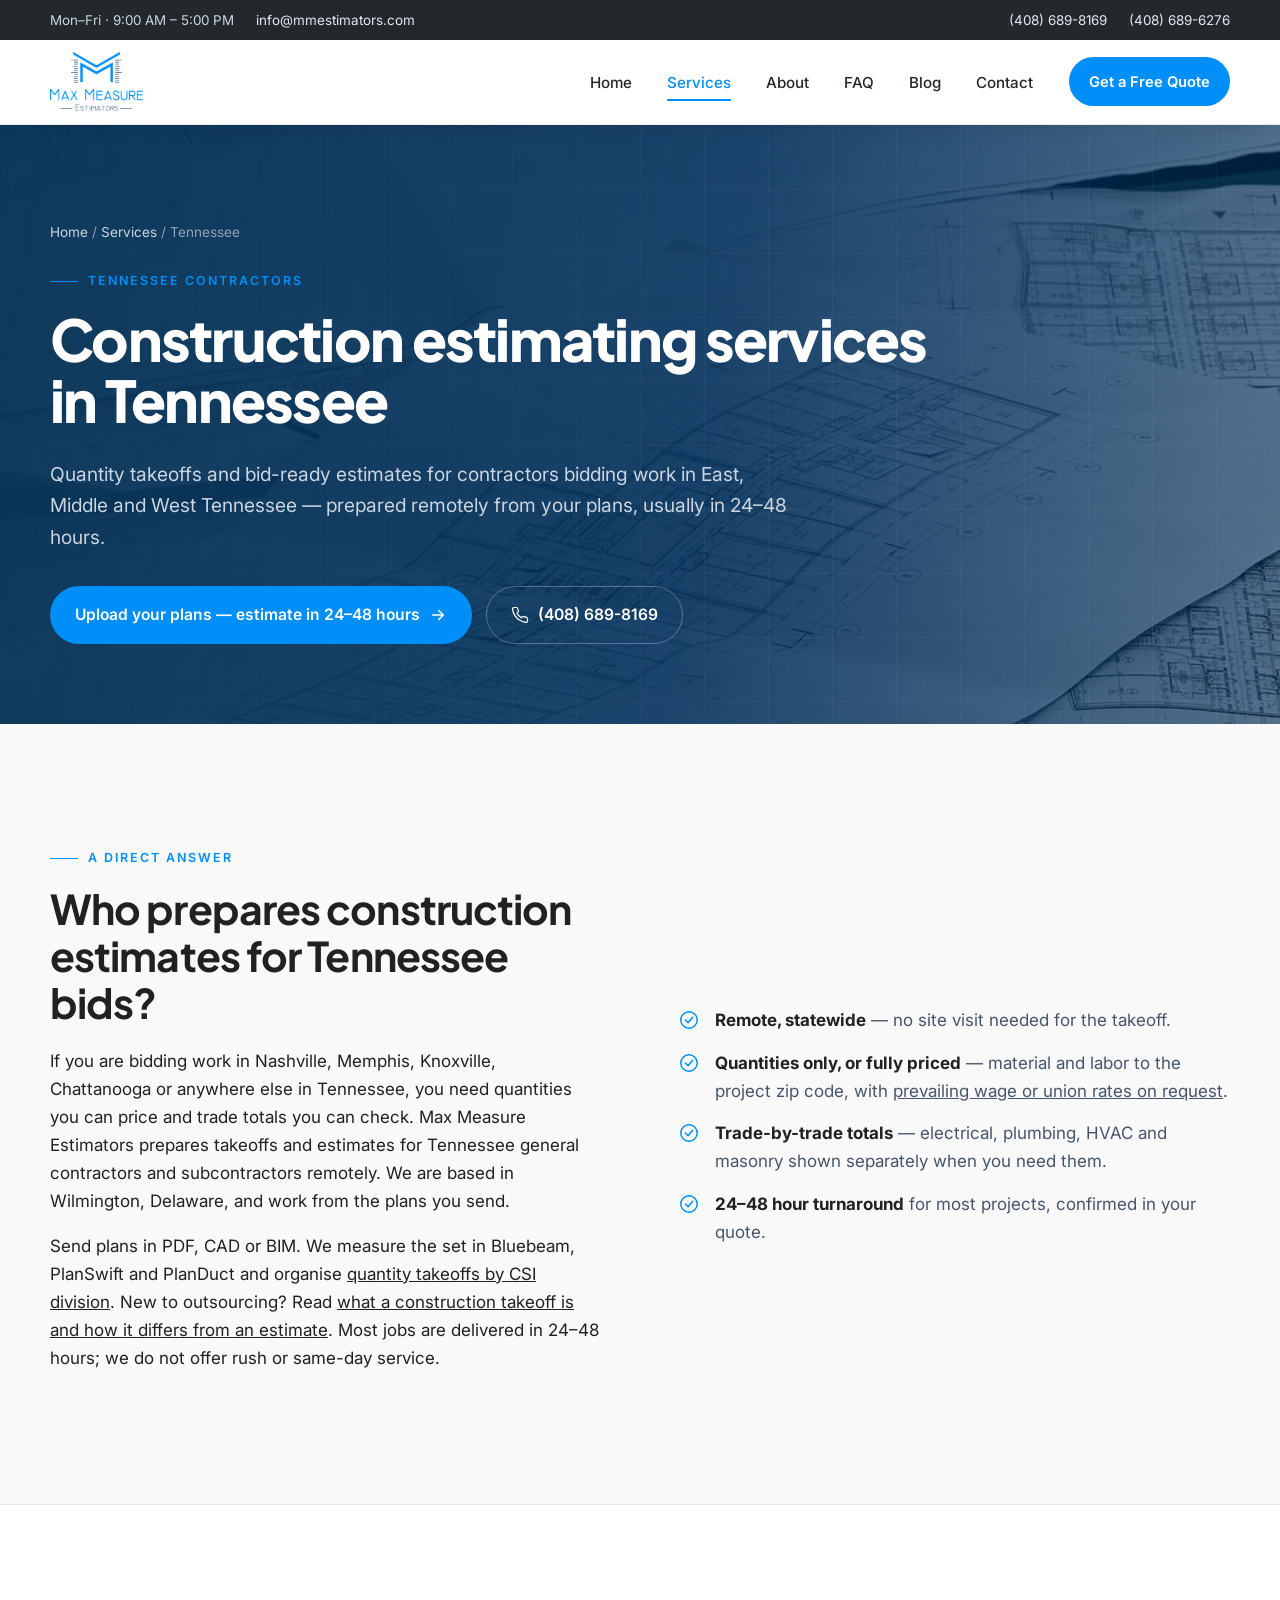
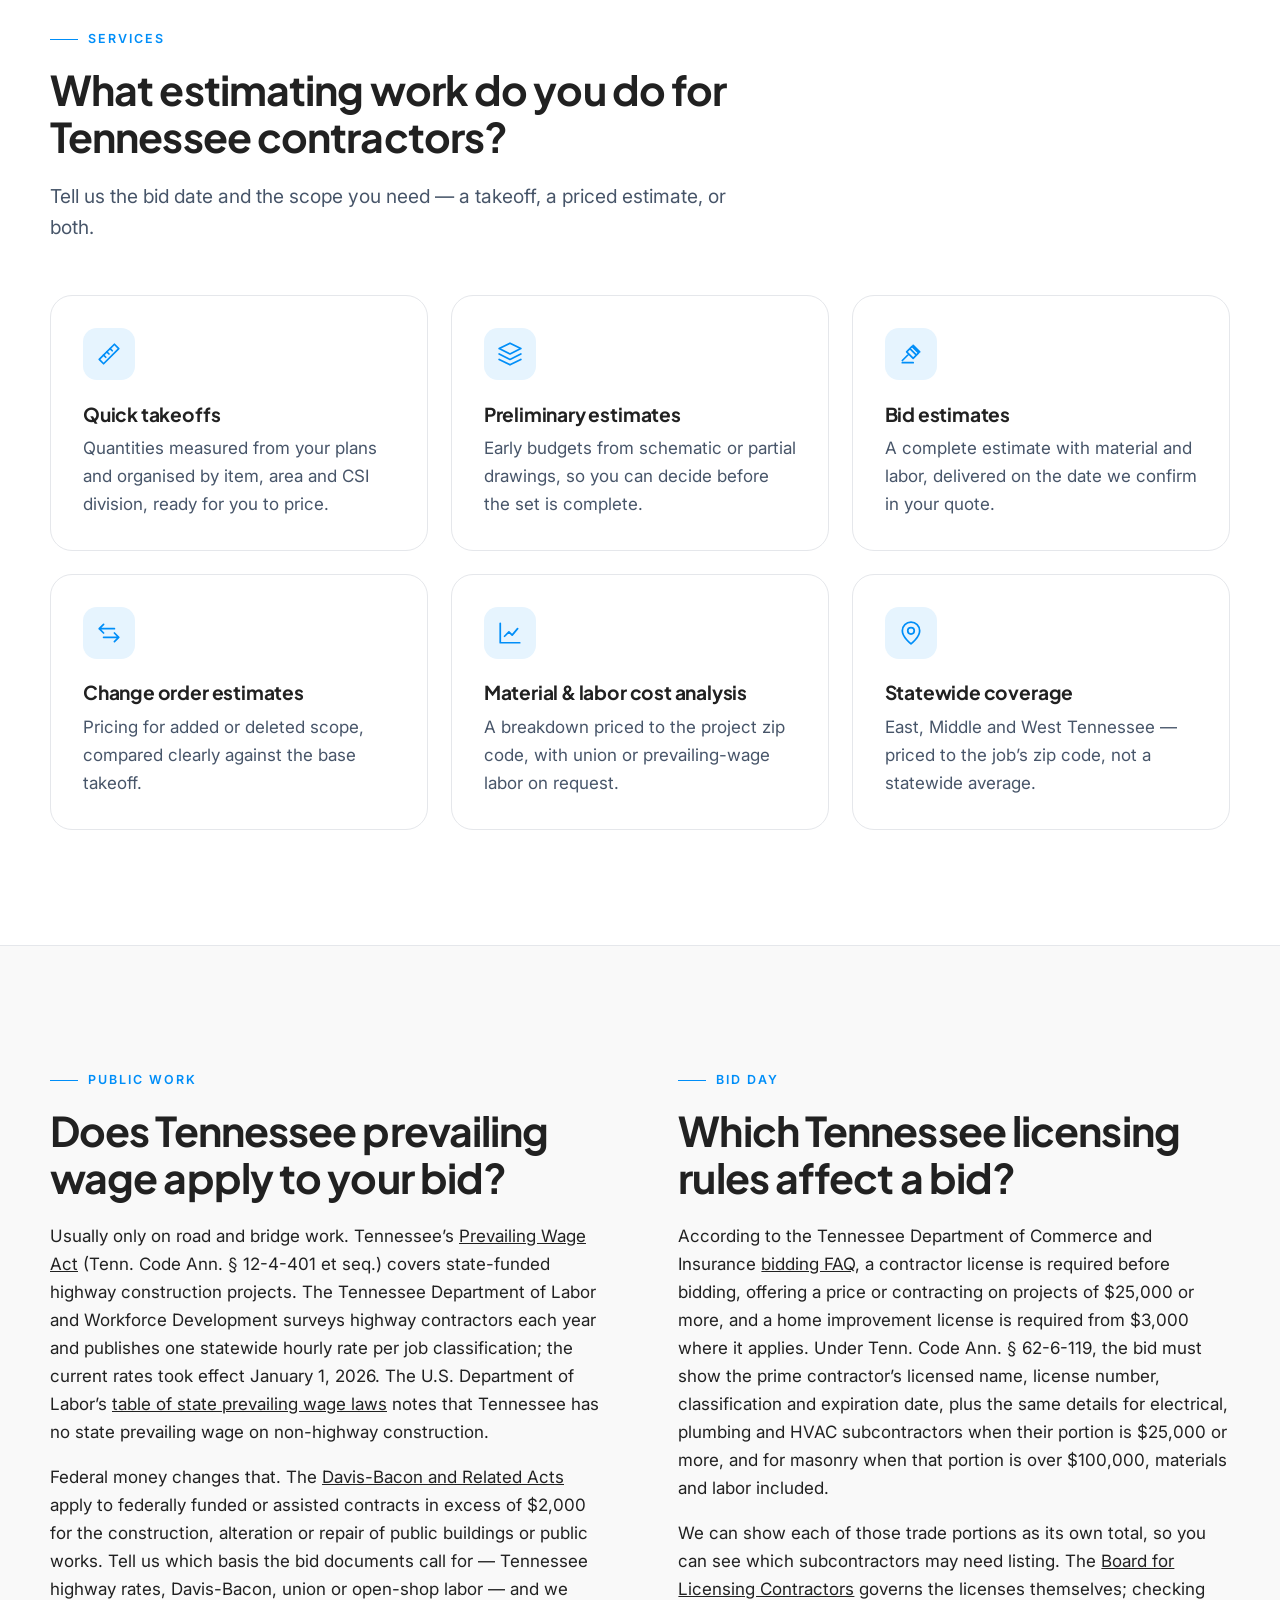
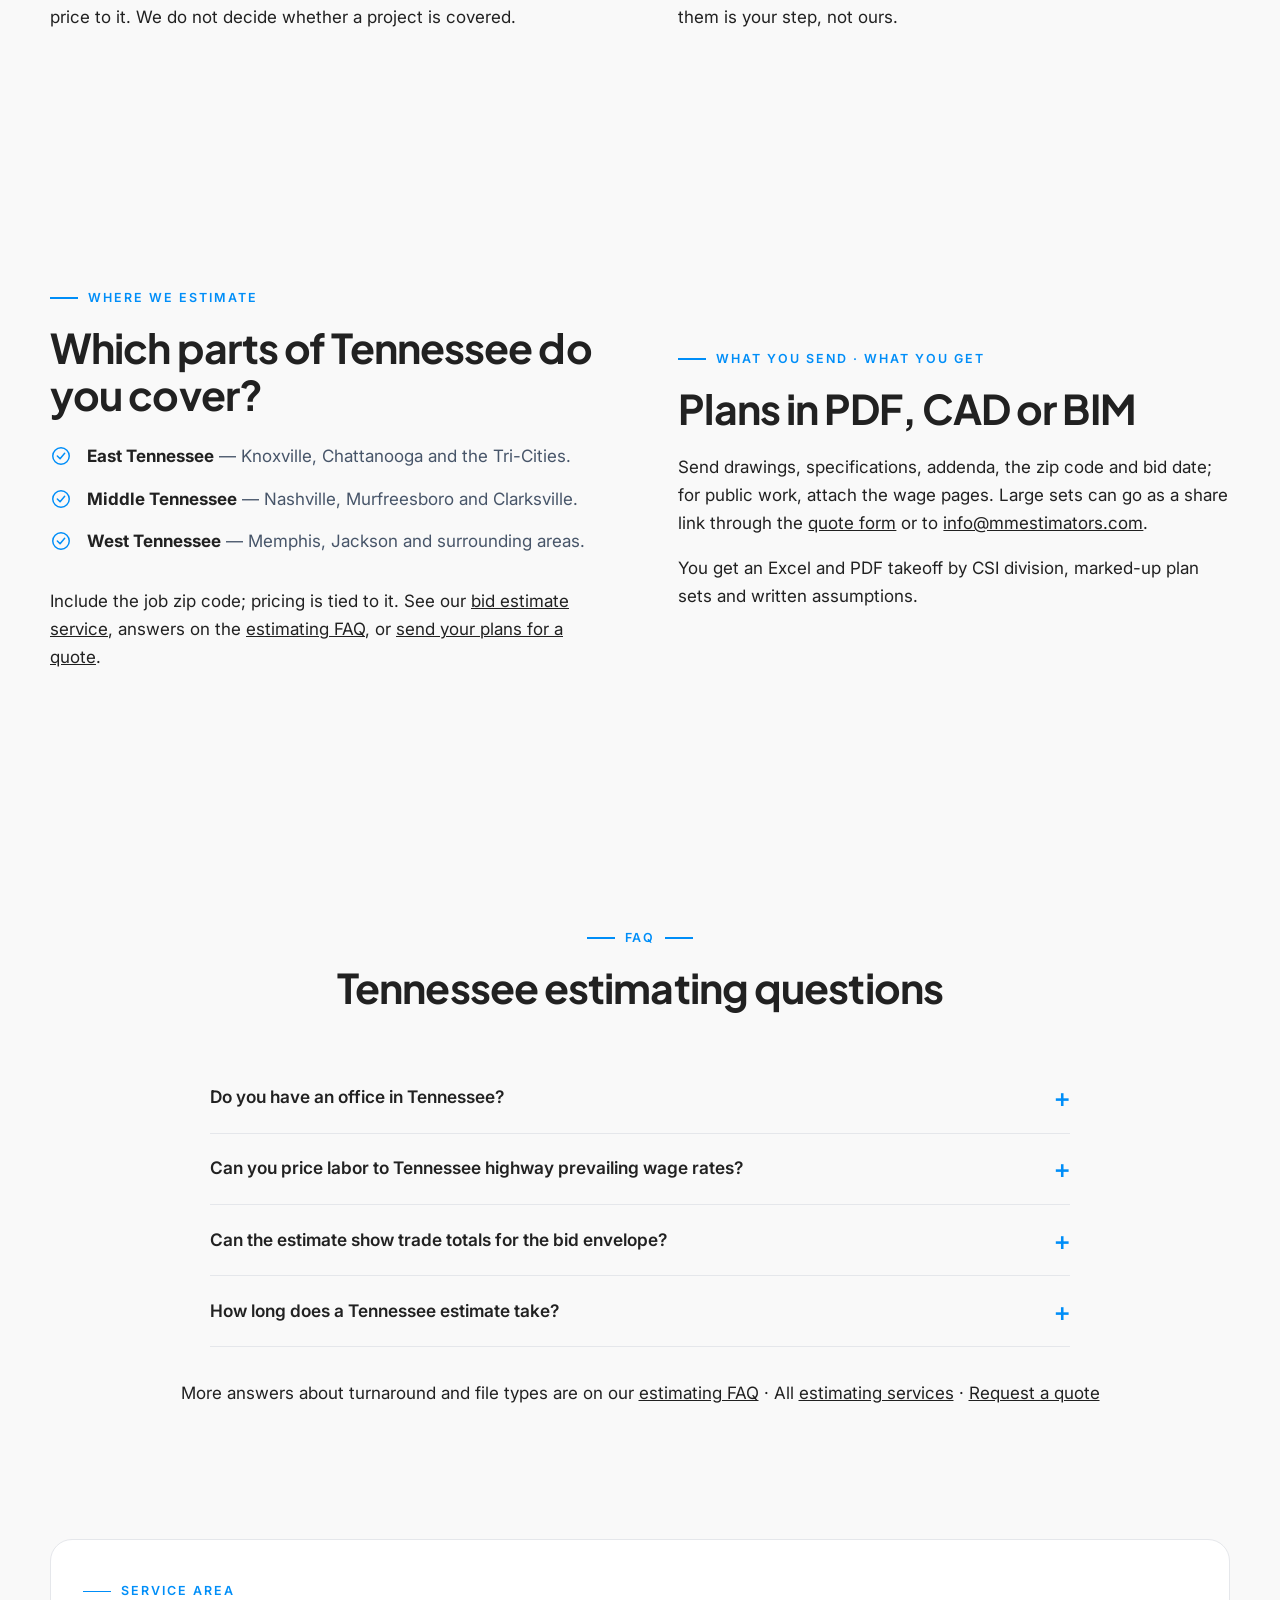
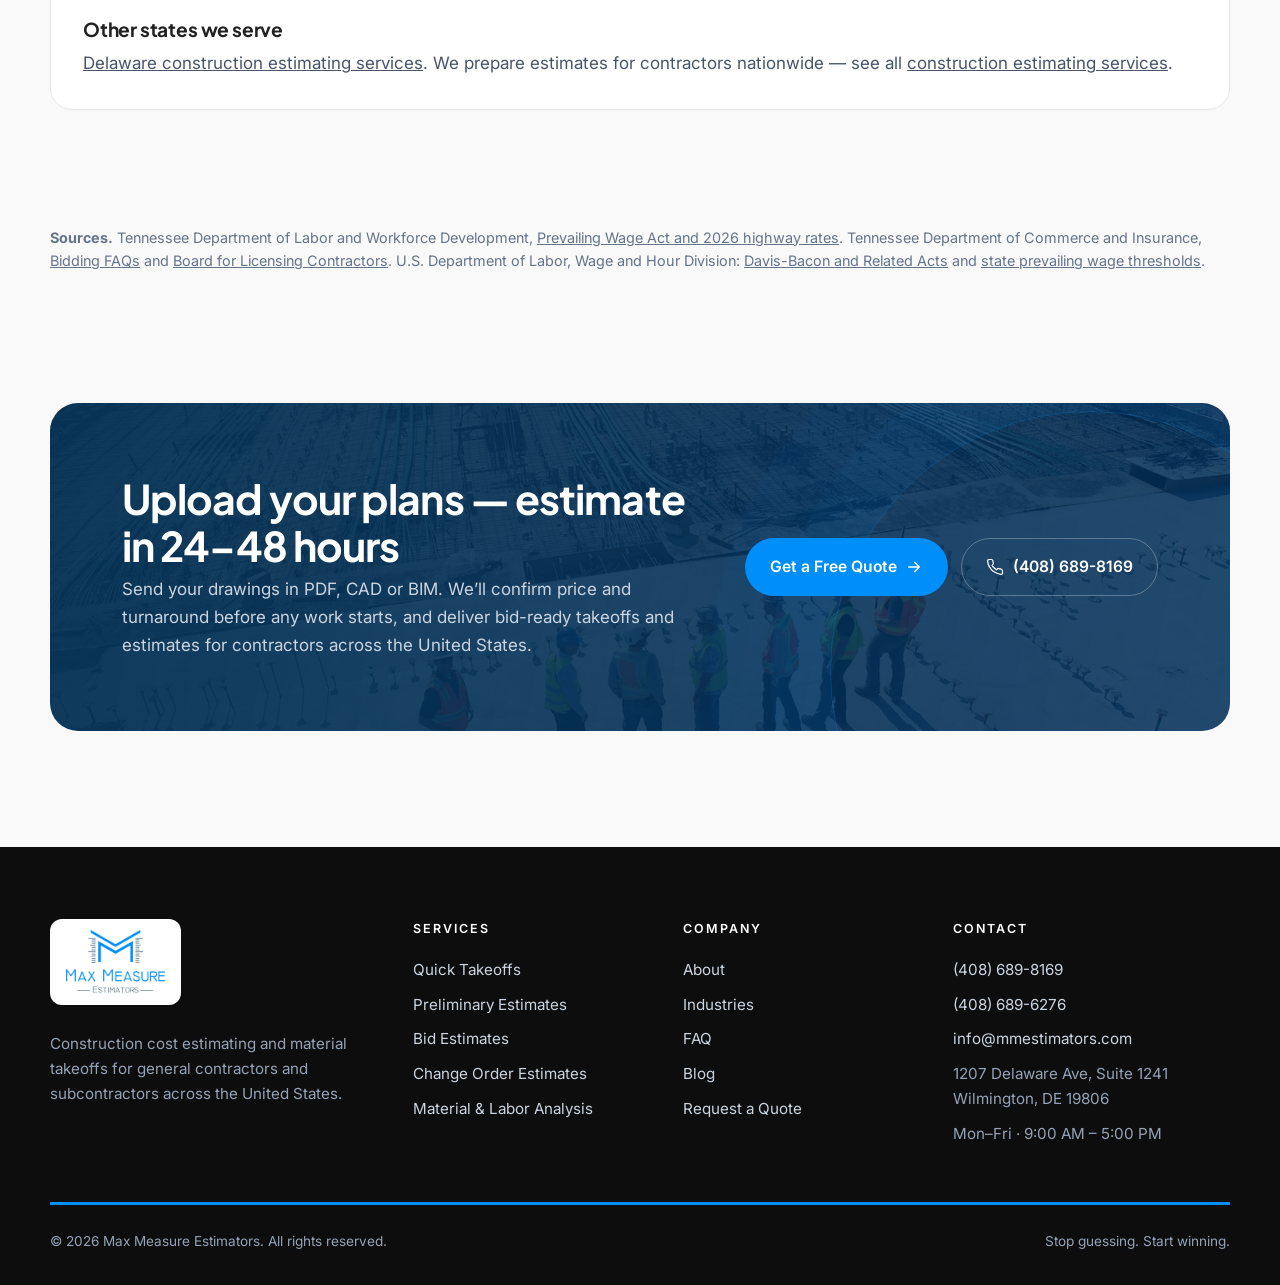
<file: construction-estimating-services-tennessee.html>
<!doctype html>
<html lang="en" class="no-js">
<head>
<meta charset="utf-8">
<meta name="robots" content="noindex, nofollow">
<meta name="viewport" content="width=device-width, initial-scale=1">
<title>Tennessee Construction Estimating | Max Measure</title>
<meta name="description" content="Takeoffs and bid estimates for Tennessee contractors, prepared remotely from your plans. Upload PDF, CAD or BIM files — most estimates in 24–48 hours.">
<meta name="theme-color" content="#008ef8">
<meta property="og:title" content="Tennessee Construction Estimating | Max Measure">
<meta property="og:description" content="Takeoffs and bid estimates for Tennessee contractors, prepared remotely from your plans. Upload PDF, CAD or BIM files — most estimates in 24–48 hours.">
<meta property="og:type" content="website">
<meta property="og:site_name" content="Max Measure Estimators">
<meta property="og:url" content="https://www.mmestimators.com/construction-estimating-services-tennessee">
<meta property="og:image" content="https://www.mmestimators.com/assets/images/og-default.jpg">
<meta property="og:image:width" content="1200">
<meta property="og:image:height" content="630">
<meta name="twitter:card" content="summary_large_image">
<meta name="twitter:title" content="Tennessee Construction Estimating | Max Measure">
<meta name="twitter:description" content="Takeoffs and bid estimates for Tennessee contractors, prepared remotely from your plans. Upload PDF, CAD or BIM files — most estimates in 24–48 hours.">
<meta name="twitter:image" content="https://www.mmestimators.com/assets/images/og-default.jpg">

<link rel="icon" href="/assets/favicon-32x32.png" sizes="32x32">
<link rel="icon" href="/assets/favicon-192x192.png" sizes="192x192">
<link rel="apple-touch-icon" href="/assets/favicon-180x180.png">
<link rel="preconnect" href="https://fonts.googleapis.com">
<link rel="preconnect" href="https://fonts.gstatic.com" crossorigin>
<link href="https://fonts.googleapis.com/css2?family=Plus+Jakarta+Sans:wght@500;600;700;800&family=Inter:wght@400;500;600&display=swap" rel="stylesheet">
<link rel="stylesheet" href="/assets/styles.css">
<script defer src="/assets/main.js"></script>
<script type="application/ld+json">{"@context":"https://schema.org","@type":["Organization","ProfessionalService"],"@id":"https://www.mmestimators.com/#organization","name":"Max Measure Estimators","url":"https://www.mmestimators.com/","logo":"https://www.mmestimators.com/assets/logo-480.png","image":"https://www.mmestimators.com/assets/images/og-default.jpg","email":"info@mmestimators.com","telephone":["+1-408-689-8169","+1-408-689-6276"],"address":{"@type":"PostalAddress","streetAddress":"1207 Delaware Ave, Suite 1241","addressLocality":"Wilmington","addressRegion":"DE","postalCode":"19806","addressCountry":"US"},"openingHoursSpecification":{"@type":"OpeningHoursSpecification","dayOfWeek":["Monday","Tuesday","Wednesday","Thursday","Friday"],"opens":"09:00","closes":"17:00"},"areaServed":{"@type":"Country","name":"United States"},"sameAs":["https://www.google.com/maps?cid=11040469430306412599"],"description":"Construction cost estimating and material takeoffs for general contractors and subcontractors across the USA. Bid-ready estimates in 24-48 hours."}</script>
<script type="application/ld+json">[{"@context":"https://schema.org","@type":"Service","@id":"https://www.mmestimators.com/services#takeoffs","name":"Quick Takeoffs","description":"Accurate quantity takeoffs for every trade — measured from your plans, organised by CSI division and ready to price.","url":"https://www.mmestimators.com/services#takeoffs","provider":{"@id":"https://www.mmestimators.com/#organization"},"areaServed":{"@type":"Country","name":"United States"}},{"@context":"https://schema.org","@type":"Service","@id":"https://www.mmestimators.com/services#preliminary","name":"Preliminary Estimates","description":"Early-stage budgets from schematic or partial drawings so owners and builders can decide with numbers, not hunches.","url":"https://www.mmestimators.com/services#preliminary","provider":{"@id":"https://www.mmestimators.com/#organization"},"areaServed":{"@type":"Country","name":"United States"}},{"@context":"https://schema.org","@type":"Service","@id":"https://www.mmestimators.com/services#bid","name":"Bid Estimates","description":"Complete, bid-ready estimates with material, labor and pricing — built to hit your submission deadline.","url":"https://www.mmestimators.com/services#bid","provider":{"@id":"https://www.mmestimators.com/#organization"},"areaServed":{"@type":"Country","name":"United States"}},{"@context":"https://schema.org","@type":"Service","@id":"https://www.mmestimators.com/services#change-orders","name":"Change Order Estimates","description":"Fast, defensible pricing for scope changes, so modifications are documented and paid for correctly.","url":"https://www.mmestimators.com/services#change-orders","provider":{"@id":"https://www.mmestimators.com/#organization"},"areaServed":{"@type":"Country","name":"United States"}},{"@context":"https://schema.org","@type":"Service","@id":"https://www.mmestimators.com/services#cost-analysis","name":"Material & Labor Cost Analysis","description":"An in-depth breakdown of material and labor costs, adjusted to your project’s location and labor conditions.","url":"https://www.mmestimators.com/services#cost-analysis","provider":{"@id":"https://www.mmestimators.com/#organization"},"areaServed":{"@type":"Country","name":"United States"}}]</script>
<script type="application/ld+json">{"@context":"https://schema.org","@type":"Service","@id":"https://www.mmestimators.com/construction-estimating-services-tennessee#service","name":"Construction Estimating Services in Tennessee","serviceType":"Construction cost estimating and quantity takeoff","description":"Takeoffs and bid estimates for Tennessee contractors, prepared remotely from your plans. Upload PDF, CAD or BIM files — most estimates in 24–48 hours.","url":"https://www.mmestimators.com/construction-estimating-services-tennessee","provider":{"@id":"https://www.mmestimators.com/#organization"},"areaServed":{"@type":"State","name":"Tennessee"}}</script>
<script type="application/ld+json">{"@context":"https://schema.org","@type":"BreadcrumbList","itemListElement":[{"@type":"ListItem","position":1,"name":"Home","item":"https://www.mmestimators.com/"},{"@type":"ListItem","position":2,"name":"Services","item":"https://www.mmestimators.com/services"},{"@type":"ListItem","position":3,"name":"Tennessee construction estimating","item":"https://www.mmestimators.com/construction-estimating-services-tennessee"}]}</script>
<script type="application/ld+json">{"@context":"https://schema.org","@type":"FAQPage","@id":"https://www.mmestimators.com/construction-estimating-services-tennessee#faq","mainEntity":[{"@type":"Question","name":"Do you have an office in Tennessee?","acceptedAnswer":{"@type":"Answer","text":"No. Max Measure Estimators is based in Wilmington, Delaware, and we serve Tennessee contractors remotely. We work from the plans you send; a site visit is not required for the takeoff itself."}},{"@type":"Question","name":"Can you price labor to Tennessee highway prevailing wage rates?","acceptedAnswer":{"@type":"Answer","text":"Yes, on request. Tell us whether the job uses the Tennessee Department of Labor and Workforce Development highway rates, Davis-Bacon, union rates or open-shop labor, and attach the wage pages from the bid documents. We price labor to the basis you specify; we do not decide whether a project is covered."}},{"@type":"Question","name":"Can the estimate show trade totals for the bid envelope?","acceptedAnswer":{"@type":"Answer","text":"Yes. We can break out the electrical, plumbing, HVAC and masonry portions as separate totals, so you can see which subcontractors may need to be listed under Tennessee bidding rules. Checking licenses and filling in the bid envelope stays with you."}},{"@type":"Question","name":"How long does a Tennessee estimate take?","acceptedAnswer":{"@type":"Answer","text":"Most takeoffs and estimates are delivered in 24–48 hours. Large or complex projects may take longer. We confirm the delivery date in your quote. We do not offer rush or same-day service."}}]}</script>
</head>
<body>
<a class="skip" href="#main">Skip to content</a>
<div class="topbar"><div class="container">
  <div class="group"><span class="hide-sm">Mon–Fri · 9:00 AM – 5:00 PM</span><a href="mailto:info@mmestimators.com">info@mmestimators.com</a></div>
  <div class="group"><a href="tel:+14086898169">(408) 689-8169</a><a class="hide-sm" href="tel:+14086896276">(408) 689-6276</a></div>
</div></div>
<header class="site-header">
  <nav class="container nav" aria-label="Primary">
    <a class="brand" href="/" aria-label="Max Measure Estimators — home">
      <img class="brand-logo" src="/assets/logo-480.png" alt="Max Measure Estimators" width="93" height="60">
    </a>
    <button class="nav-toggle" aria-expanded="false" aria-controls="nav-menu" aria-label="Open menu"><svg viewBox="0 0 24 24" fill="none" stroke="currentColor" stroke-width="2" stroke-linecap="round" stroke-linejoin="round" aria-hidden="true"><path d="M4 7h16M4 12h16M4 17h16"/></svg></button>
    <div class="nav-menu" id="nav-menu">
      <ul class="nav-links"><li><a href="/">Home</a></li><li><a href="/services" aria-current="page">Services</a></li><li><a href="/about">About</a></li><li><a href="/faq">FAQ</a></li><li><a href="/blog">Blog</a></li><li><a href="/contact">Contact</a></li></ul>
      <a class="btn btn-gold nav-cta" href="/contact#quote-form">Get a Free Quote</a>
    </div>
  </nav>
</header>
<main id="main">

<section class="page-hero" style="--bg:url(/assets/images/page-blueprints.webp)"><div class="container">
  <p class="crumbs"><a href="/">Home</a> / <a href="/services">Services</a> / Tennessee</p>
  <span class="eyebrow" style="color:var(--gold)">Tennessee contractors</span>
  <h1>Construction estimating services<br>in Tennessee</h1>
  <p class="lead">Quantity takeoffs and bid-ready estimates for contractors bidding work in East, Middle and West Tennessee — prepared remotely from your plans, usually in 24–48 hours.</p>
  <div class="hero-actions"><a class="btn btn-gold" href="/contact#quote-form">Upload your plans — estimate in 24–48 hours <svg viewBox="0 0 24 24" fill="none" stroke="currentColor" stroke-width="2" stroke-linecap="round" stroke-linejoin="round" aria-hidden="true"><path d="M5 12h14M13 6l6 6-6 6"/></svg></a><a class="btn btn-ghost" href="tel:+14086898169"><svg viewBox="0 0 24 24" fill="none" stroke="currentColor" stroke-width="1.6" stroke-linecap="round" stroke-linejoin="round" aria-hidden="true"><path d="M22 16.9v3a2 2 0 0 1-2.2 2 19.8 19.8 0 0 1-8.6-3.1 19.5 19.5 0 0 1-6-6A19.8 19.8 0 0 1 2.1 4.2 2 2 0 0 1 4.1 2h3a2 2 0 0 1 2 1.7c.1.9.4 1.8.7 2.7a2 2 0 0 1-.5 2.1L8 9.8a16 16 0 0 0 6 6l1.3-1.3a2 2 0 0 1 2.1-.4c.9.3 1.8.6 2.7.7a2 2 0 0 1 1.7 2z"/></svg> (408) 689-8169</a></div>
</div></section>

<section class="section"><div class="container split">
  <div class="reveal">
    <span class="eyebrow">A direct answer</span>
    <h2>Who prepares construction estimates for Tennessee bids?</h2>
    <p>If you are bidding work in Nashville, Memphis, Knoxville, Chattanooga or anywhere else in Tennessee, you need quantities you can price and trade totals you can check. Max Measure Estimators prepares takeoffs and estimates for Tennessee general contractors and subcontractors remotely. We are based in Wilmington, Delaware, and work from the plans you send.</p>
    <p>Send plans in PDF, CAD or BIM. We measure the set in Bluebeam, PlanSwift and PlanDuct and organise <a href="/services#takeoffs">quantity takeoffs by CSI division</a>. New to outsourcing? Read <a href="/blog/what-is-a-construction-takeoff">what a construction takeoff is and how it differs from an estimate</a>. Most jobs are delivered in 24–48 hours; we do not offer rush or same-day service.</p>
  </div>
  <ul class="checklist reveal">
    <li><svg viewBox="0 0 24 24" fill="none" stroke="currentColor" stroke-width="1.6" stroke-linecap="round" stroke-linejoin="round" aria-hidden="true"><circle cx="12" cy="12" r="9"/><path d="m8 12 3 3 5-6"/></svg><span><strong>Remote, statewide</strong> — no site visit needed for the takeoff.</span></li>
    <li><svg viewBox="0 0 24 24" fill="none" stroke="currentColor" stroke-width="1.6" stroke-linecap="round" stroke-linejoin="round" aria-hidden="true"><circle cx="12" cy="12" r="9"/><path d="m8 12 3 3 5-6"/></svg><span><strong>Quantities only, or fully priced</strong> — material and labor to the project zip code, with <a href="/services#wage">prevailing wage or union rates on request</a>.</span></li>
    <li><svg viewBox="0 0 24 24" fill="none" stroke="currentColor" stroke-width="1.6" stroke-linecap="round" stroke-linejoin="round" aria-hidden="true"><circle cx="12" cy="12" r="9"/><path d="m8 12 3 3 5-6"/></svg><span><strong>Trade-by-trade totals</strong> — electrical, plumbing, HVAC and masonry shown separately when you need them.</span></li>
    <li><svg viewBox="0 0 24 24" fill="none" stroke="currentColor" stroke-width="1.6" stroke-linecap="round" stroke-linejoin="round" aria-hidden="true"><circle cx="12" cy="12" r="9"/><path d="m8 12 3 3 5-6"/></svg><span><strong>24–48 hour turnaround</strong> for most projects, confirmed in your quote.</span></li>
  </ul>
</div></section>

<section class="section process"><div class="container">
  <div class="section-head reveal"><span class="eyebrow">Services</span><h2>What estimating work do you do for Tennessee contractors?</h2><p class="lead">Tell us the bid date and the scope you need — a takeoff, a priced estimate, or both.</p></div>
  <div class="grid grid-3">
    <article class="card reveal"><div class="icon"><svg viewBox="0 0 24 24" fill="none" stroke="currentColor" stroke-width="1.6" stroke-linecap="round" stroke-linejoin="round" aria-hidden="true"><path d="M3 17 17 3l4 4L7 21z"/><path d="m7 13 2 2M10 10l2 2M13 7l2 2"/></svg></div><h3>Quick takeoffs</h3><p>Quantities measured from your plans and organised by item, area and CSI division, ready for you to price.</p></article>
    <article class="card reveal"><div class="icon"><svg viewBox="0 0 24 24" fill="none" stroke="currentColor" stroke-width="1.6" stroke-linecap="round" stroke-linejoin="round" aria-hidden="true"><path d="m12 2 10 5-10 5L2 7z"/><path d="m2 17 10 5 10-5M2 12l10 5 10-5"/></svg></div><h3>Preliminary estimates</h3><p>Early budgets from schematic or partial drawings, so you can decide before the set is complete.</p></article>
    <article class="card reveal"><div class="icon"><svg viewBox="0 0 24 24" fill="none" stroke="currentColor" stroke-width="1.6" stroke-linecap="round" stroke-linejoin="round" aria-hidden="true"><path d="M4 20h10M14 4l6 6M11 7l6 6M8 10l5-5 6 6-5 5zM10 12l-6 6"/></svg></div><h3>Bid estimates</h3><p>A complete estimate with material and labor, delivered on the date we confirm in your quote.</p></article>
    <article class="card reveal"><div class="icon"><svg viewBox="0 0 24 24" fill="none" stroke="currentColor" stroke-width="1.6" stroke-linecap="round" stroke-linejoin="round" aria-hidden="true"><path d="M7 4 3 8l4 4M3 8h14M17 20l4-4-4-4M21 16H7"/></svg></div><h3>Change order estimates</h3><p>Pricing for added or deleted scope, compared clearly against the base takeoff.</p></article>
    <article class="card reveal"><div class="icon"><svg viewBox="0 0 24 24" fill="none" stroke="currentColor" stroke-width="1.6" stroke-linecap="round" stroke-linejoin="round" aria-hidden="true"><path d="M3 3v18h18"/><path d="M7 15l4-4 3 3 5-6"/></svg></div><h3>Material &amp; labor cost analysis</h3><p>A breakdown priced to the project zip code, with union or prevailing-wage labor on request.</p></article>
    <article class="card reveal"><div class="icon"><svg viewBox="0 0 24 24" fill="none" stroke="currentColor" stroke-width="1.6" stroke-linecap="round" stroke-linejoin="round" aria-hidden="true"><path d="M20 10c0 6-8 12-8 12s-8-6-8-12a8 8 0 0 1 16 0z"/><circle cx="12" cy="10" r="3"/></svg></div><h3>Statewide coverage</h3><p>East, Middle and West Tennessee — priced to the job’s zip code, not a statewide average.</p></article>
  </div>
</div></section>

<section class="section"><div class="container split">
  <div class="reveal">
    <span class="eyebrow">Public work</span>
    <h2>Does Tennessee prevailing wage apply to your bid?</h2>
    <p>Usually only on road and bridge work. Tennessee’s <a href="https://www.tn.gov/workforce/employees/labor-laws/labor-laws-redirect/wages-breaks/prevailing-wage.html">Prevailing Wage Act</a> (Tenn. Code Ann. § 12-4-401 et seq.) covers state-funded highway construction projects. The Tennessee Department of Labor and Workforce Development surveys highway contractors each year and publishes one statewide hourly rate per job classification; the current rates took effect January 1, 2026. The U.S. Department of Labor’s <a href="https://www.dol.gov/agencies/whd/state/prevailing-wages">table of state prevailing wage laws</a> notes that Tennessee has no state prevailing wage on non-highway construction.</p>
    <p>Federal money changes that. The <a href="https://www.dol.gov/agencies/whd/government-contracts/construction">Davis-Bacon and Related Acts</a> apply to federally funded or assisted contracts in excess of $2,000 for the construction, alteration or repair of public buildings or public works. Tell us which basis the bid documents call for — Tennessee highway rates, Davis-Bacon, union or open-shop labor — and we price to it. We do not decide whether a project is covered.</p>
  </div>
  <div class="reveal">
    <span class="eyebrow">Bid day</span>
    <h2>Which Tennessee licensing rules affect a bid?</h2>
    <p>According to the Tennessee Department of Commerce and Insurance <a href="https://support.commerce.tn.gov/hc/en-us/articles/208925528-Bidding-FAQs">bidding FAQ</a>, a contractor license is required before bidding, offering a price or contracting on projects of $25,000 or more, and a home improvement license is required from $3,000 where it applies. Under Tenn. Code Ann. § 62-6-119, the bid must show the prime contractor’s licensed name, license number, classification and expiration date, plus the same details for electrical, plumbing and HVAC subcontractors when their portion is $25,000 or more, and for masonry when that portion is over $100,000, materials and labor included.</p>
    <p>We can show each of those trade portions as its own total, so you can see which subcontractors may need listing. The <a href="https://www.tn.gov/commerce/regboards/contractors.html">Board for Licensing Contractors</a> governs the licenses themselves; checking them is your step, not ours.</p>
  </div>
</div></section>

<section class="section"><div class="container split">
  <div class="reveal">
    <span class="eyebrow">Where we estimate</span>
    <h2>Which parts of Tennessee do you cover?</h2>
    <ul class="checklist">
      <li><svg viewBox="0 0 24 24" fill="none" stroke="currentColor" stroke-width="1.6" stroke-linecap="round" stroke-linejoin="round" aria-hidden="true"><circle cx="12" cy="12" r="9"/><path d="m8 12 3 3 5-6"/></svg><span><strong>East Tennessee</strong> — Knoxville, Chattanooga and the Tri-Cities.</span></li>
      <li><svg viewBox="0 0 24 24" fill="none" stroke="currentColor" stroke-width="1.6" stroke-linecap="round" stroke-linejoin="round" aria-hidden="true"><circle cx="12" cy="12" r="9"/><path d="m8 12 3 3 5-6"/></svg><span><strong>Middle Tennessee</strong> — Nashville, Murfreesboro and Clarksville.</span></li>
      <li><svg viewBox="0 0 24 24" fill="none" stroke="currentColor" stroke-width="1.6" stroke-linecap="round" stroke-linejoin="round" aria-hidden="true"><circle cx="12" cy="12" r="9"/><path d="m8 12 3 3 5-6"/></svg><span><strong>West Tennessee</strong> — Memphis, Jackson and surrounding areas.</span></li>
    </ul>
    <p class="mt-2">Include the job zip code; pricing is tied to it. See our <a href="/services#bid">bid estimate service</a>, answers on the <a href="/faq">estimating FAQ</a>, or <a href="/contact#quote-form">send your plans for a quote</a>.</p>
  </div>
  <div class="reveal">
    <span class="eyebrow">What you send · What you get</span>
    <h2>Plans in PDF, CAD or BIM</h2>
    <p>Send drawings, specifications, addenda, the zip code and bid date; for public work, attach the wage pages. Large sets can go as a share link through the <a href="/contact#quote-form">quote form</a> or to <a href="mailto:info@mmestimators.com">info@mmestimators.com</a>.</p>
    <p>You get an Excel and PDF takeoff by CSI division, marked-up plan sets and written assumptions.</p>
  </div>
</div></section>

<section class="section"><div class="container">
  <div class="section-head center reveal"><span class="eyebrow">FAQ</span><h2>Tennessee estimating questions</h2></div>
  <div class="faq"><details class='reveal'><summary>Do you have an office in Tennessee?</summary><p>No. Max Measure Estimators is based in Wilmington, Delaware, and we serve Tennessee contractors remotely. We work from the plans you send; a site visit is not required for the takeoff itself.</p></details><details class='reveal'><summary>Can you price labor to Tennessee highway prevailing wage rates?</summary><p>Yes, on request. Tell us whether the job uses the Tennessee Department of Labor and Workforce Development highway rates, Davis-Bacon, union rates or open-shop labor, and attach the wage pages from the bid documents. We price labor to the basis you specify; we do not decide whether a project is covered.</p></details><details class='reveal'><summary>Can the estimate show trade totals for the bid envelope?</summary><p>Yes. We can break out the electrical, plumbing, HVAC and masonry portions as separate totals, so you can see which subcontractors may need to be listed under Tennessee bidding rules. Checking licenses and filling in the bid envelope stays with you.</p></details><details class='reveal'><summary>How long does a Tennessee estimate take?</summary><p>Most takeoffs and estimates are delivered in 24–48 hours. Large or complex projects may take longer. We confirm the delivery date in your quote. We do not offer rush or same-day service.</p></details></div>
  <p class="center mt-2" style="text-align:center">More answers about turnaround and file types are on our <a href="/faq">estimating FAQ</a> · All <a href="/services">estimating services</a> · <a href="/contact#quote-form">Request a quote</a></p>
</div></section>

<section class="section" style="padding-top:0"><div class="container"><div class="card reveal"><span class="eyebrow">Service area</span><h3>Other states we serve</h3><p><a href="/construction-estimating-services-delaware">Delaware construction estimating services</a>. We prepare estimates for contractors nationwide — see all <a href="/services">construction estimating services</a>.</p></div></div></section>

<section class="section" style="padding-top:0"><div class="container">
  <p class="reveal" style="font-size:.9rem;color:var(--muted,#5b6570)"><strong>Sources.</strong> Tennessee Department of Labor and Workforce Development, <a href="https://www.tn.gov/workforce/employees/labor-laws/labor-laws-redirect/wages-breaks/prevailing-wage.html">Prevailing Wage Act and 2026 highway rates</a>. Tennessee Department of Commerce and Insurance, <a href="https://support.commerce.tn.gov/hc/en-us/articles/208925528-Bidding-FAQs">Bidding FAQs</a> and <a href="https://www.tn.gov/commerce/regboards/contractors.html">Board for Licensing Contractors</a>. U.S. Department of Labor, Wage and Hour Division: <a href="https://www.dol.gov/agencies/whd/government-contracts/construction">Davis-Bacon and Related Acts</a> and <a href="https://www.dol.gov/agencies/whd/state/prevailing-wages">state prevailing wage thresholds</a>.</p>
</div></section>
<section class="section" style="padding-top:0"><div class="container">
  <div class="cta-band cta-photo reveal">
    <div><h2>Upload your plans — estimate in 24–48 hours</h2><p>Send your drawings in PDF, CAD or BIM. We’ll confirm price and turnaround before any work starts, and deliver bid-ready takeoffs and estimates for contractors across the United States.</p></div>
    <div class="actions"><a class="btn btn-gold" href="/contact#quote-form">Get a Free Quote <svg viewBox="0 0 24 24" fill="none" stroke="currentColor" stroke-width="2" stroke-linecap="round" stroke-linejoin="round" aria-hidden="true"><path d="M5 12h14M13 6l6 6-6 6"/></svg></a><a class="btn btn-ghost" href="tel:+14086898169"><svg viewBox="0 0 24 24" fill="none" stroke="currentColor" stroke-width="1.6" stroke-linecap="round" stroke-linejoin="round" aria-hidden="true"><path d="M22 16.9v3a2 2 0 0 1-2.2 2 19.8 19.8 0 0 1-8.6-3.1 19.5 19.5 0 0 1-6-6A19.8 19.8 0 0 1 2.1 4.2 2 2 0 0 1 4.1 2h3a2 2 0 0 1 2 1.7c.1.9.4 1.8.7 2.7a2 2 0 0 1-.5 2.1L8 9.8a16 16 0 0 0 6 6l1.3-1.3a2 2 0 0 1 2.1-.4c.9.3 1.8.6 2.7.7a2 2 0 0 1 1.7 2z"/></svg> (408) 689-8169</a></div>
  </div>
</div></section>
</main>
<footer class="site-footer">
  <div class="container">
    <div class="footer-grid">
      <div>
        <a class="footer-logo" href="/"><img src="/assets/logo-480.png" alt="Max Measure Estimators" width="99" height="64" loading="lazy"></a>
        <p>Construction cost estimating and material takeoffs for general contractors and subcontractors across the United States.</p>
      </div>
      <div><p class="footer-heading">Services</p><ul>
        <li><a href="/services#takeoffs">Quick Takeoffs</a></li>
        <li><a href="/services#preliminary">Preliminary Estimates</a></li>
        <li><a href="/services#bid">Bid Estimates</a></li>
        <li><a href="/services#change-orders">Change Order Estimates</a></li>
        <li><a href="/services#cost-analysis">Material &amp; Labor Analysis</a></li>
      </ul></div>
      <div><p class="footer-heading">Company</p><ul>
        <li><a href="/about">About</a></li>
        <li><a href="/services#industries">Industries</a></li>
        <li><a href="/faq">FAQ</a></li>
        <li><a href="/blog">Blog</a></li>
        <li><a href="/contact">Request a Quote</a></li>
      </ul></div>
      <div><p class="footer-heading">Contact</p><ul>
        <li><a href="tel:+14086898169">(408) 689-8169</a></li>
        <li><a href="tel:+14086896276">(408) 689-6276</a></li>
        <li><a href="mailto:info@mmestimators.com">info@mmestimators.com</a></li>
        <li>1207 Delaware Ave, Suite 1241<br>Wilmington, DE 19806</li>
        <li>Mon–Fri · 9:00 AM – 5:00 PM</li>
      </ul></div>
    </div>
    <div class="footer-bottom"><span>© <span data-year>2026</span> Max Measure Estimators. All rights reserved.</span><span>Stop guessing. Start winning.</span></div>
  </div>
</footer>
</body>
</html>
</file>
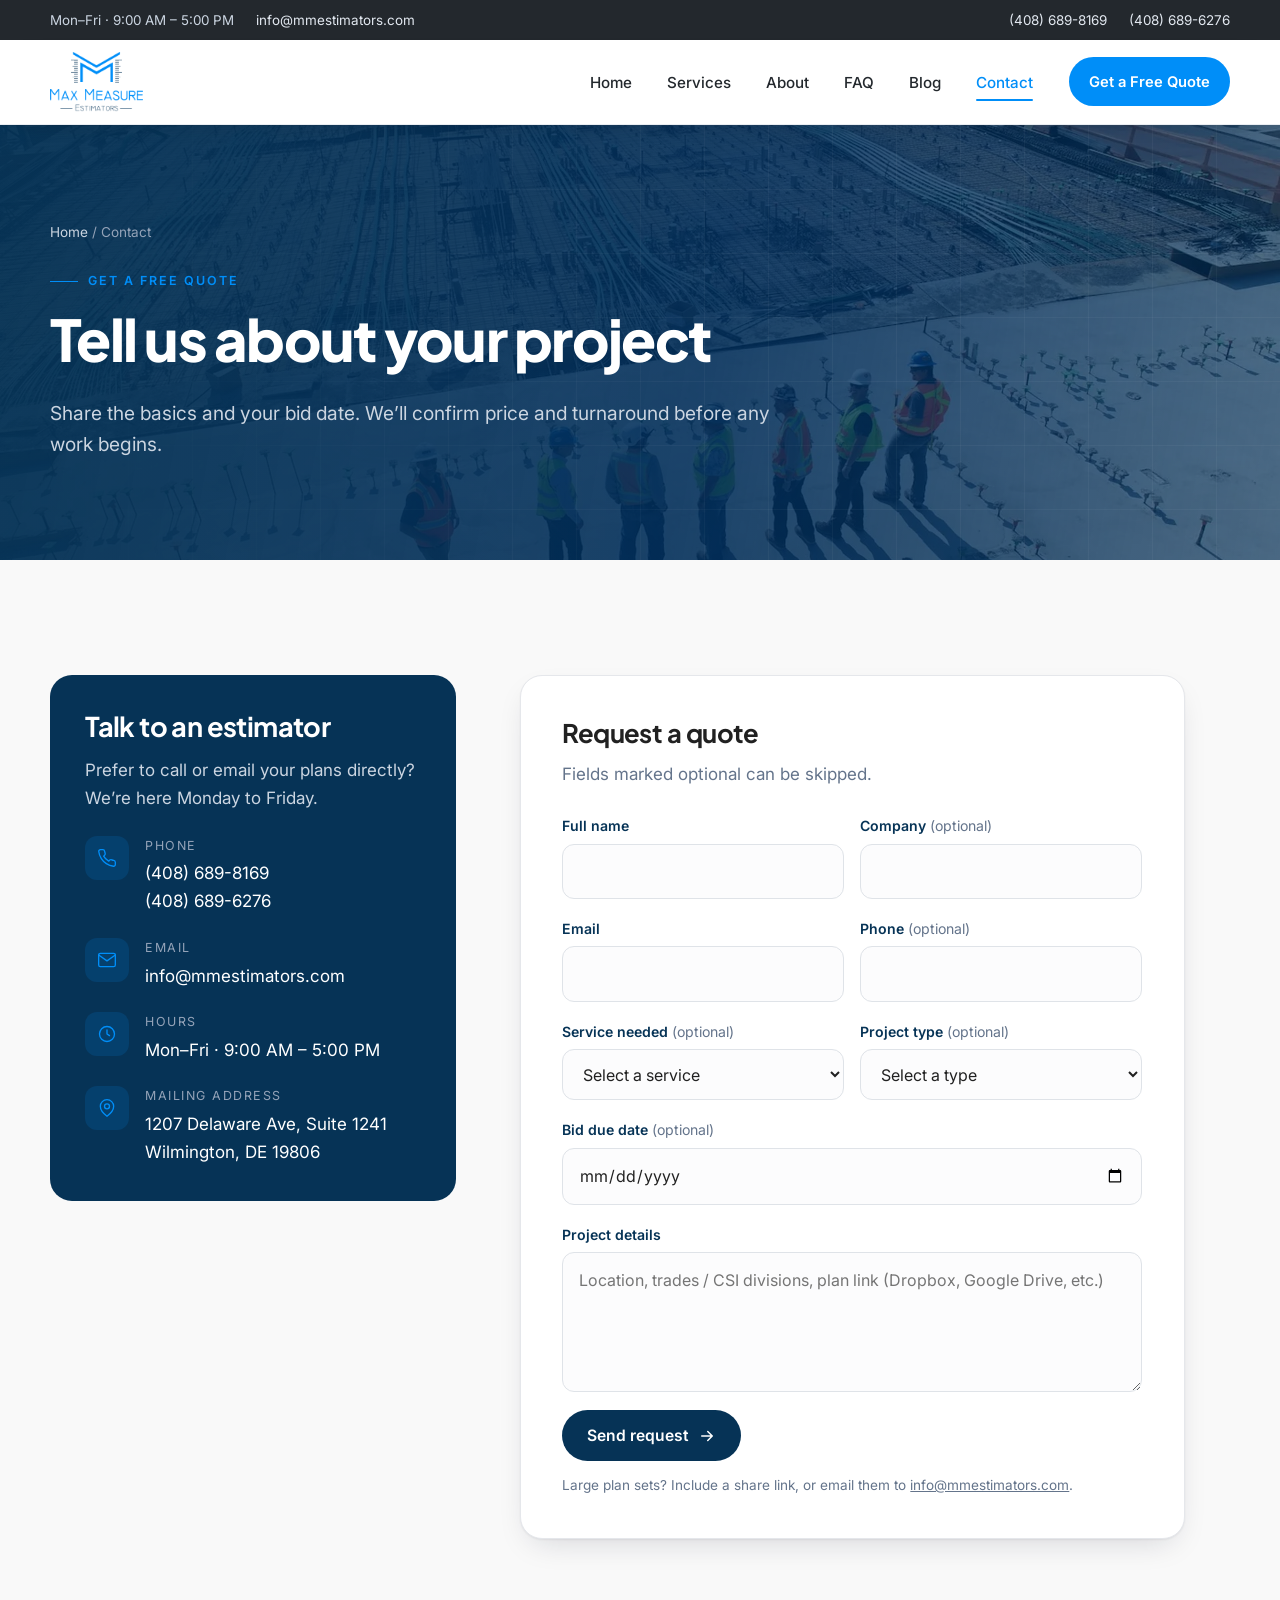
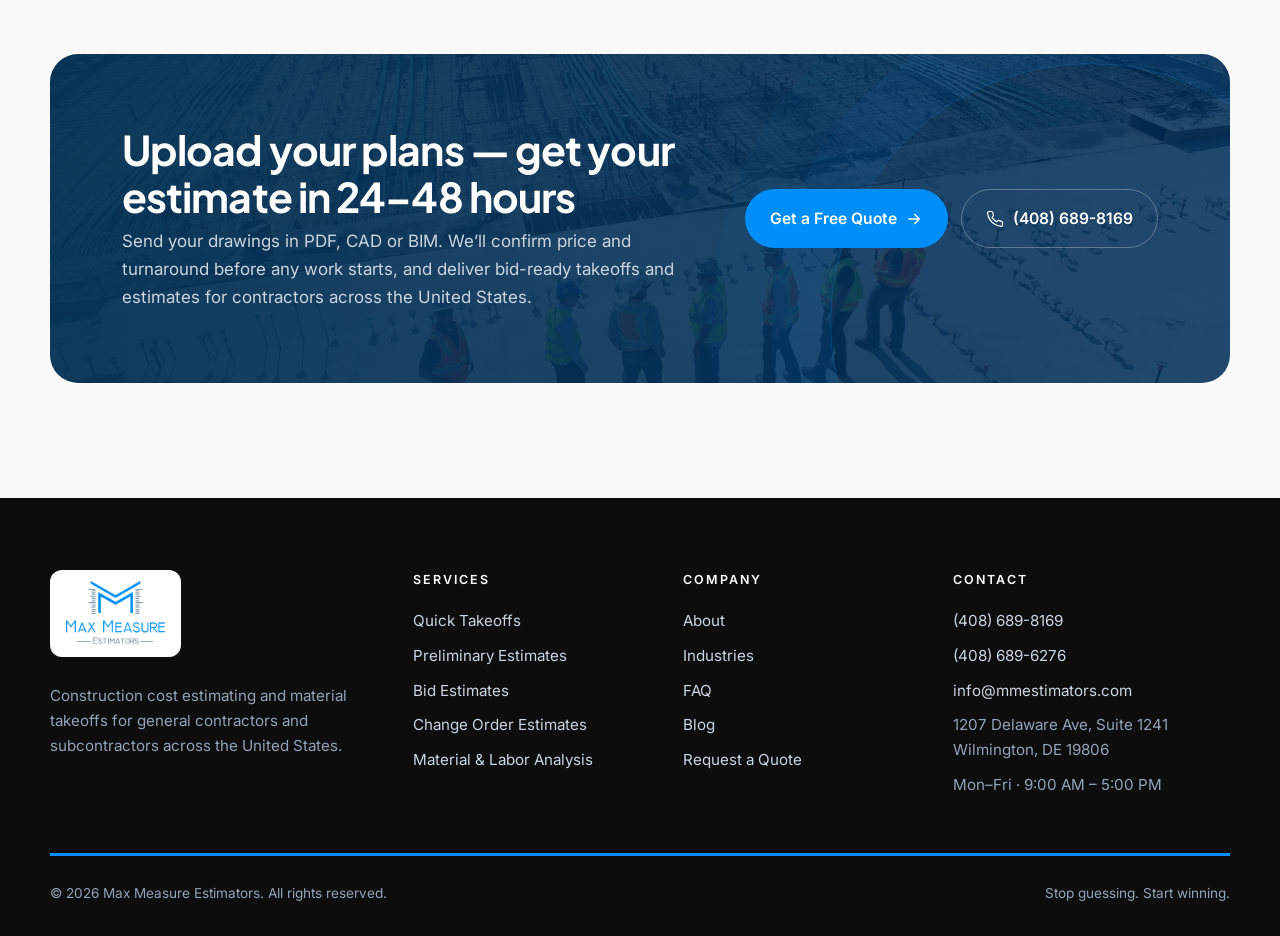
<file: contact.html>
<!doctype html>
<html lang="en" class="no-js">
<head>
<meta charset="utf-8">
<meta name="robots" content="noindex, nofollow">
<meta name="viewport" content="width=device-width, initial-scale=1">
<title>Get a Free Quote — Max Measure Estimators</title>
<meta name="description" content="Send your plans for a free quote on construction takeoffs and estimates. Call (408) 689-8169 or email info@mmestimators.com.">
<meta name="theme-color" content="#008ef8">
<meta property="og:title" content="Get a Free Quote — Max Measure Estimators">
<meta property="og:description" content="Send your plans for a free quote on construction takeoffs and estimates. Call (408) 689-8169 or email info@mmestimators.com.">
<meta property="og:type" content="website">
<meta property="og:site_name" content="Max Measure Estimators">
<meta property="og:url" content="https://www.mmestimators.com/contact">
<meta property="og:image" content="https://www.mmestimators.com/assets/images/og-default.jpg">
<meta property="og:image:width" content="1200">
<meta property="og:image:height" content="630">
<meta name="twitter:card" content="summary_large_image">
<meta name="twitter:title" content="Get a Free Quote — Max Measure Estimators">
<meta name="twitter:description" content="Send your plans for a free quote on construction takeoffs and estimates. Call (408) 689-8169 or email info@mmestimators.com.">
<meta name="twitter:image" content="https://www.mmestimators.com/assets/images/og-default.jpg">

<link rel="icon" href="/assets/favicon-32x32.png" sizes="32x32">
<link rel="icon" href="/assets/favicon-192x192.png" sizes="192x192">
<link rel="apple-touch-icon" href="/assets/favicon-180x180.png">
<link rel="preconnect" href="https://fonts.googleapis.com">
<link rel="preconnect" href="https://fonts.gstatic.com" crossorigin>
<link href="https://fonts.googleapis.com/css2?family=Plus+Jakarta+Sans:wght@500;600;700;800&family=Inter:wght@400;500;600&display=swap" rel="stylesheet">
<link rel="stylesheet" href="/assets/styles.css">
<script defer src="/assets/main.js"></script>
<script type="application/ld+json">{"@context":"https://schema.org","@type":["Organization","ProfessionalService"],"@id":"https://www.mmestimators.com/#organization","name":"Max Measure Estimators","url":"https://www.mmestimators.com/","logo":"https://www.mmestimators.com/assets/logo-480.png","image":"https://www.mmestimators.com/assets/images/og-default.jpg","email":"info@mmestimators.com","telephone":["+1-408-689-8169","+1-408-689-6276"],"address":{"@type":"PostalAddress","streetAddress":"1207 Delaware Ave, Suite 1241","addressLocality":"Wilmington","addressRegion":"DE","postalCode":"19806","addressCountry":"US"},"openingHoursSpecification":{"@type":"OpeningHoursSpecification","dayOfWeek":["Monday","Tuesday","Wednesday","Thursday","Friday"],"opens":"09:00","closes":"17:00"},"areaServed":{"@type":"Country","name":"United States"},"sameAs":["https://www.google.com/maps?cid=11040469430306412599"],"description":"Construction cost estimating and material takeoffs for general contractors and subcontractors across the USA. Bid-ready estimates in 24-48 hours."}</script>
<script type="application/ld+json">[{"@context":"https://schema.org","@type":"Service","@id":"https://www.mmestimators.com/services#takeoffs","name":"Quick Takeoffs","description":"Accurate quantity takeoffs for every trade — measured from your plans, organised by CSI division and ready to price.","url":"https://www.mmestimators.com/services#takeoffs","provider":{"@id":"https://www.mmestimators.com/#organization"},"areaServed":{"@type":"Country","name":"United States"}},{"@context":"https://schema.org","@type":"Service","@id":"https://www.mmestimators.com/services#preliminary","name":"Preliminary Estimates","description":"Early-stage budgets from schematic or partial drawings so owners and builders can decide with numbers, not hunches.","url":"https://www.mmestimators.com/services#preliminary","provider":{"@id":"https://www.mmestimators.com/#organization"},"areaServed":{"@type":"Country","name":"United States"}},{"@context":"https://schema.org","@type":"Service","@id":"https://www.mmestimators.com/services#bid","name":"Bid Estimates","description":"Complete, bid-ready estimates with material, labor and pricing — built to hit your submission deadline.","url":"https://www.mmestimators.com/services#bid","provider":{"@id":"https://www.mmestimators.com/#organization"},"areaServed":{"@type":"Country","name":"United States"}},{"@context":"https://schema.org","@type":"Service","@id":"https://www.mmestimators.com/services#change-orders","name":"Change Order Estimates","description":"Fast, defensible pricing for scope changes, so modifications are documented and paid for correctly.","url":"https://www.mmestimators.com/services#change-orders","provider":{"@id":"https://www.mmestimators.com/#organization"},"areaServed":{"@type":"Country","name":"United States"}},{"@context":"https://schema.org","@type":"Service","@id":"https://www.mmestimators.com/services#cost-analysis","name":"Material & Labor Cost Analysis","description":"An in-depth breakdown of material and labor costs, adjusted to your project’s location and labor conditions.","url":"https://www.mmestimators.com/services#cost-analysis","provider":{"@id":"https://www.mmestimators.com/#organization"},"areaServed":{"@type":"Country","name":"United States"}}]</script>
</head>
<body>
<a class="skip" href="#main">Skip to content</a>
<div class="topbar"><div class="container">
  <div class="group"><span class="hide-sm">Mon–Fri · 9:00 AM – 5:00 PM</span><a href="mailto:info@mmestimators.com">info@mmestimators.com</a></div>
  <div class="group"><a href="tel:+14086898169">(408) 689-8169</a><a class="hide-sm" href="tel:+14086896276">(408) 689-6276</a></div>
</div></div>
<header class="site-header">
  <nav class="container nav" aria-label="Primary">
    <a class="brand" href="/" aria-label="Max Measure Estimators — home">
      <img class="brand-logo" src="/assets/logo-480.png" alt="Max Measure Estimators" width="93" height="60">
    </a>
    <button class="nav-toggle" aria-expanded="false" aria-controls="nav-menu" aria-label="Open menu"><svg viewBox="0 0 24 24" fill="none" stroke="currentColor" stroke-width="2" stroke-linecap="round" stroke-linejoin="round" aria-hidden="true"><path d="M4 7h16M4 12h16M4 17h16"/></svg></button>
    <div class="nav-menu" id="nav-menu">
      <ul class="nav-links"><li><a href="/">Home</a></li><li><a href="/services">Services</a></li><li><a href="/about">About</a></li><li><a href="/faq">FAQ</a></li><li><a href="/blog">Blog</a></li><li><a href="/contact" aria-current="page">Contact</a></li></ul>
      <a class="btn btn-gold nav-cta" href="/contact#quote-form">Get a Free Quote</a>
    </div>
  </nav>
</header>
<main id="main">

<section class="page-hero" style="--bg:url(/assets/images/page-site-team.webp)"><div class="container">
  <p class="crumbs"><a href="/">Home</a> / Contact</p>
  <span class="eyebrow" style="color:var(--gold)">Get a free quote</span>
  <h1>Tell us about your project</h1>
  <p class="lead">Share the basics and your bid date. We’ll confirm price and turnaround before any work begins.</p>
</div></section>

<section class="section"><div class="container contact-grid">
  <aside class="contact-card reveal">
    <h2>Talk to an estimator</h2>
    <p style="color:#cbd5e1">Prefer to call or email your plans directly? We’re here Monday to Friday.</p>
    <ul class="contact-list">
      <li><span class="ic"><svg viewBox="0 0 24 24" fill="none" stroke="currentColor" stroke-width="1.6" stroke-linecap="round" stroke-linejoin="round" aria-hidden="true"><path d="M22 16.9v3a2 2 0 0 1-2.2 2 19.8 19.8 0 0 1-8.6-3.1 19.5 19.5 0 0 1-6-6A19.8 19.8 0 0 1 2.1 4.2 2 2 0 0 1 4.1 2h3a2 2 0 0 1 2 1.7c.1.9.4 1.8.7 2.7a2 2 0 0 1-.5 2.1L8 9.8a16 16 0 0 0 6 6l1.3-1.3a2 2 0 0 1 2.1-.4c.9.3 1.8.6 2.7.7a2 2 0 0 1 1.7 2z"/></svg></span><span><small>Phone</small><a href="tel:+14086898169">(408) 689-8169</a><br><a href="tel:+14086896276">(408) 689-6276</a></span></li>
      <li><span class="ic"><svg viewBox="0 0 24 24" fill="none" stroke="currentColor" stroke-width="1.6" stroke-linecap="round" stroke-linejoin="round" aria-hidden="true"><rect x="2" y="4" width="20" height="16" rx="2"/><path d="m22 6-10 7L2 6"/></svg></span><span><small>Email</small><a href="mailto:info@mmestimators.com">info@mmestimators.com</a></span></li>
      <li><span class="ic"><svg viewBox="0 0 24 24" fill="none" stroke="currentColor" stroke-width="1.6" stroke-linecap="round" stroke-linejoin="round" aria-hidden="true"><circle cx="12" cy="12" r="9"/><path d="M12 7v5l3 2"/></svg></span><span><small>Hours</small>Mon–Fri · 9:00 AM – 5:00 PM</span></li>
      <li><span class="ic"><svg viewBox="0 0 24 24" fill="none" stroke="currentColor" stroke-width="1.6" stroke-linecap="round" stroke-linejoin="round" aria-hidden="true"><path d="M20 10c0 6-8 12-8 12s-8-6-8-12a8 8 0 0 1 16 0z"/><circle cx="12" cy="10" r="3"/></svg></span><span><small>Mailing address</small>1207 Delaware Ave, Suite 1241<br>Wilmington, DE 19806</span></li>
    </ul>
  </aside>

  <!-- DEMO: form is not wired to any inbox; submissions are not sent. -->
  <form class="form reveal" id="quote-form" onsubmit="event.preventDefault();var s=document.getElementById('form-status');s.textContent='Demo only — this form does not send submissions.';s.classList.add('show');">
    <h2 style="font-size:1.6rem">Request a quote</h2>
    <p class="muted" style="margin-bottom:1.6rem">Fields marked optional can be skipped.</p>
    <div class="form-row">
      <div class="field"><label for="name">Full name</label><input id="name" name="name" autocomplete="name" required></div>
      <div class="field"><label for="company">Company <span class="opt">(optional)</span></label><input id="company" name="company" autocomplete="organization"></div>
    </div>
    <div class="form-row">
      <div class="field"><label for="email">Email</label><input id="email" name="email" type="email" autocomplete="email" required></div>
      <div class="field"><label for="phone">Phone <span class="opt">(optional)</span></label><input id="phone" name="phone" type="tel" autocomplete="tel"></div>
    </div>
    <div class="form-row">
      <div class="field"><label for="service">Service needed <span class="opt">(optional)</span></label><select id="service" name="service"><option value="">Select a service</option><option>Quick Takeoffs</option><option>Preliminary Estimates</option><option>Bid Estimates</option><option>Change Order Estimates</option><option>Material & Labor Cost Analysis</option><option>Not sure yet</option></select></div>
      <div class="field"><label for="project_type">Project type <span class="opt">(optional)</span></label><select id="project_type" name="project_type"><option value="">Select a type</option><option>Residential</option><option>Commercial</option><option>Industrial</option><option>Civil & Infrastructure</option><option>Renovation & Remodeling</option></select></div>
    </div>
    <div class="field"><label for="due">Bid due date <span class="opt">(optional)</span></label><input id="due" name="due" type="date"></div>
    <div class="field"><label for="message">Project details</label><textarea id="message" name="message" placeholder="Location, trades / CSI divisions, plan link (Dropbox, Google Drive, etc.)" required></textarea></div>
    <input type="text" name="_honey" tabindex="-1" autocomplete="off" style="display:none" aria-hidden="true">
    <button class="btn btn-dark" type="submit">Send request <svg viewBox="0 0 24 24" fill="none" stroke="currentColor" stroke-width="2" stroke-linecap="round" stroke-linejoin="round" aria-hidden="true"><path d="M5 12h14M13 6l6 6-6 6"/></svg></button>
    <p class="form-note">Large plan sets? Include a share link, or email them to <a href="mailto:info@mmestimators.com">info@mmestimators.com</a>.</p>
    <div class="form-status" id="form-status" role="status" aria-live="polite"></div>
  </form>
</div></section>
<section class="section" style="padding-top:0"><div class="container">
  <div class="cta-band cta-photo reveal">
    <div><h2>Upload your plans — get your estimate in 24–48 hours</h2><p>Send your drawings in PDF, CAD or BIM. We’ll confirm price and turnaround before any work starts, and deliver bid-ready takeoffs and estimates for contractors across the United States.</p></div>
    <div class="actions"><a class="btn btn-gold" href="#quote-form">Get a Free Quote <svg viewBox="0 0 24 24" fill="none" stroke="currentColor" stroke-width="2" stroke-linecap="round" stroke-linejoin="round" aria-hidden="true"><path d="M5 12h14M13 6l6 6-6 6"/></svg></a><a class="btn btn-ghost" href="tel:+14086898169"><svg viewBox="0 0 24 24" fill="none" stroke="currentColor" stroke-width="1.6" stroke-linecap="round" stroke-linejoin="round" aria-hidden="true"><path d="M22 16.9v3a2 2 0 0 1-2.2 2 19.8 19.8 0 0 1-8.6-3.1 19.5 19.5 0 0 1-6-6A19.8 19.8 0 0 1 2.1 4.2 2 2 0 0 1 4.1 2h3a2 2 0 0 1 2 1.7c.1.9.4 1.8.7 2.7a2 2 0 0 1-.5 2.1L8 9.8a16 16 0 0 0 6 6l1.3-1.3a2 2 0 0 1 2.1-.4c.9.3 1.8.6 2.7.7a2 2 0 0 1 1.7 2z"/></svg> (408) 689-8169</a></div>
  </div>
</div></section>
</main>
<footer class="site-footer">
  <div class="container">
    <div class="footer-grid">
      <div>
        <a class="footer-logo" href="/"><img src="/assets/logo-480.png" alt="Max Measure Estimators" width="99" height="64" loading="lazy"></a>
        <p>Construction cost estimating and material takeoffs for general contractors and subcontractors across the United States.</p>
      </div>
      <div><p class="footer-heading">Services</p><ul>
        <li><a href="/services#takeoffs">Quick Takeoffs</a></li>
        <li><a href="/services#preliminary">Preliminary Estimates</a></li>
        <li><a href="/services#bid">Bid Estimates</a></li>
        <li><a href="/services#change-orders">Change Order Estimates</a></li>
        <li><a href="/services#cost-analysis">Material &amp; Labor Analysis</a></li>
      </ul></div>
      <div><p class="footer-heading">Company</p><ul>
        <li><a href="/about">About</a></li>
        <li><a href="/services#industries">Industries</a></li>
        <li><a href="/faq">FAQ</a></li>
        <li><a href="/blog">Blog</a></li>
        <li><a href="/contact">Request a Quote</a></li>
      </ul></div>
      <div><p class="footer-heading">Contact</p><ul>
        <li><a href="tel:+14086898169">(408) 689-8169</a></li>
        <li><a href="tel:+14086896276">(408) 689-6276</a></li>
        <li><a href="mailto:info@mmestimators.com">info@mmestimators.com</a></li>
        <li>1207 Delaware Ave, Suite 1241<br>Wilmington, DE 19806</li>
        <li>Mon–Fri · 9:00 AM – 5:00 PM</li>
      </ul></div>
    </div>
    <div class="footer-bottom"><span>© <span data-year>2026</span> Max Measure Estimators. All rights reserved.</span><span>Stop guessing. Start winning.</span></div>
  </div>
</footer>
</body>
</html>
</file>
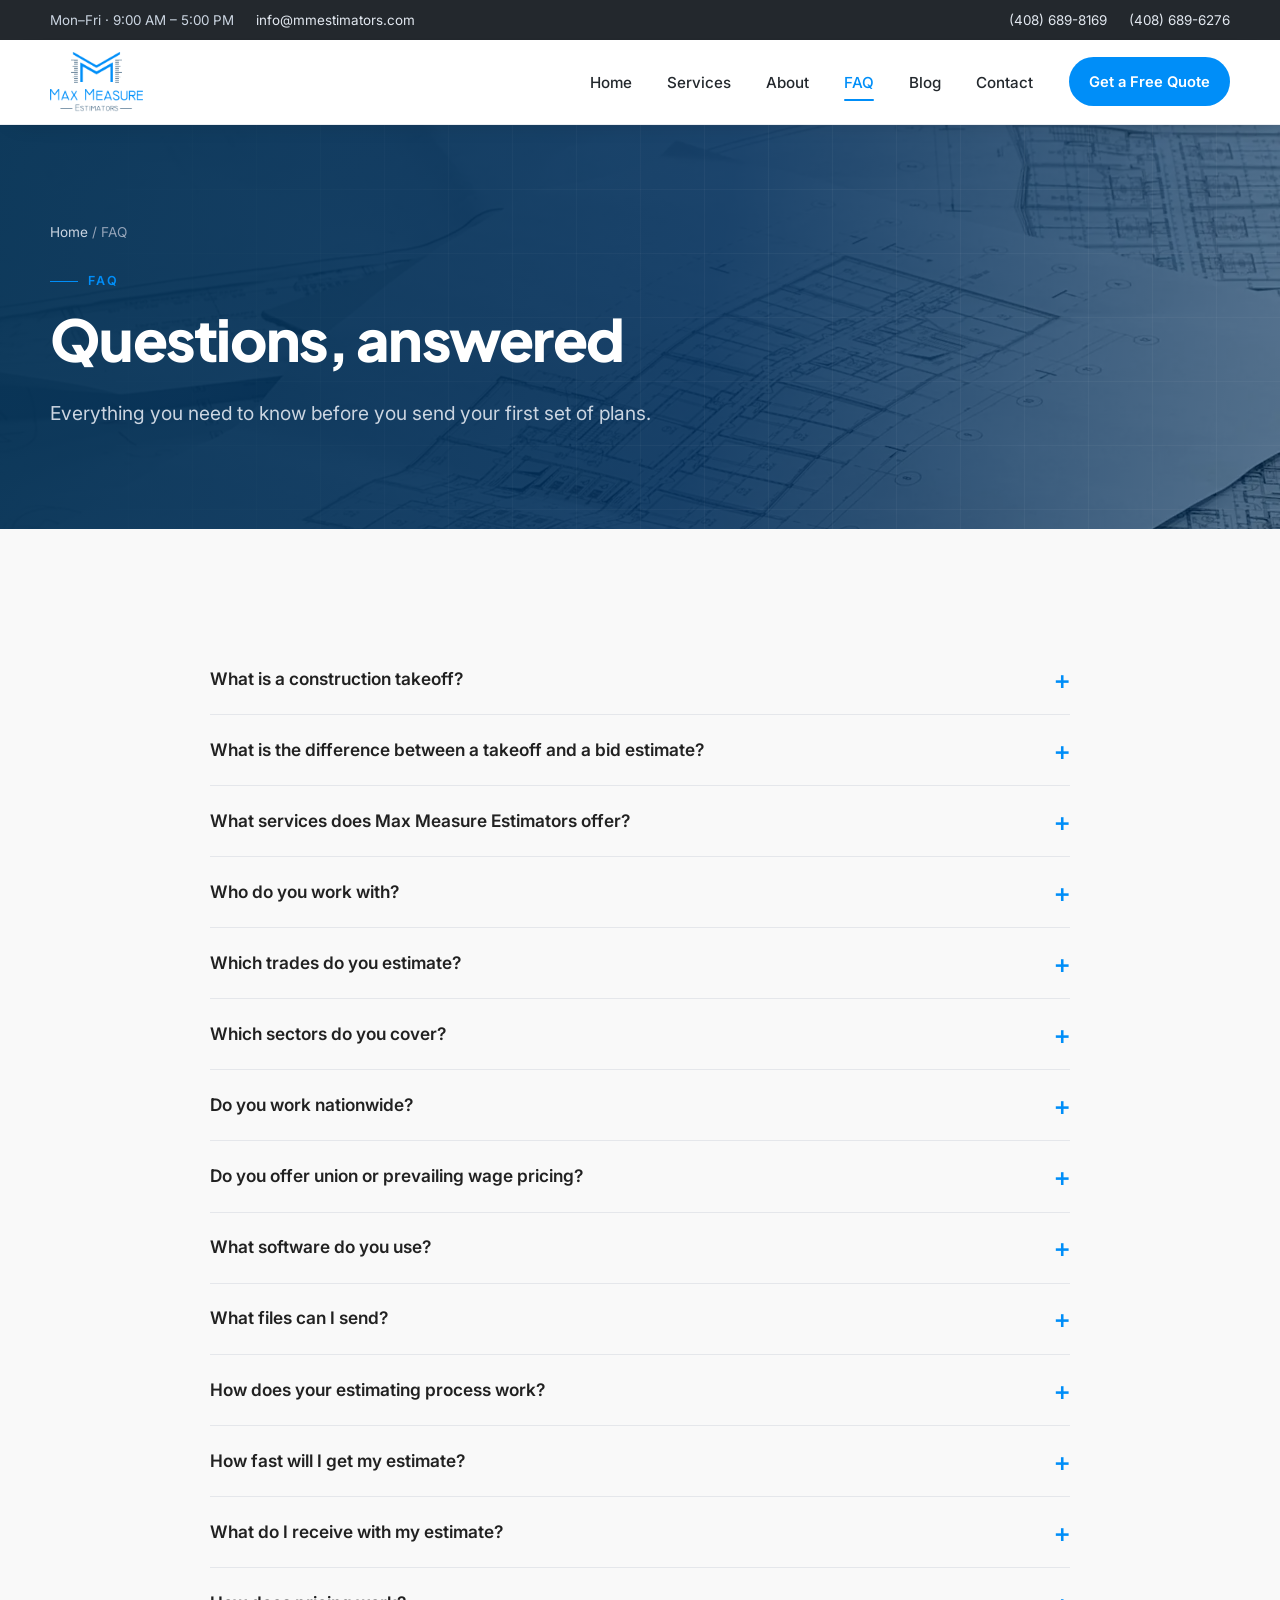
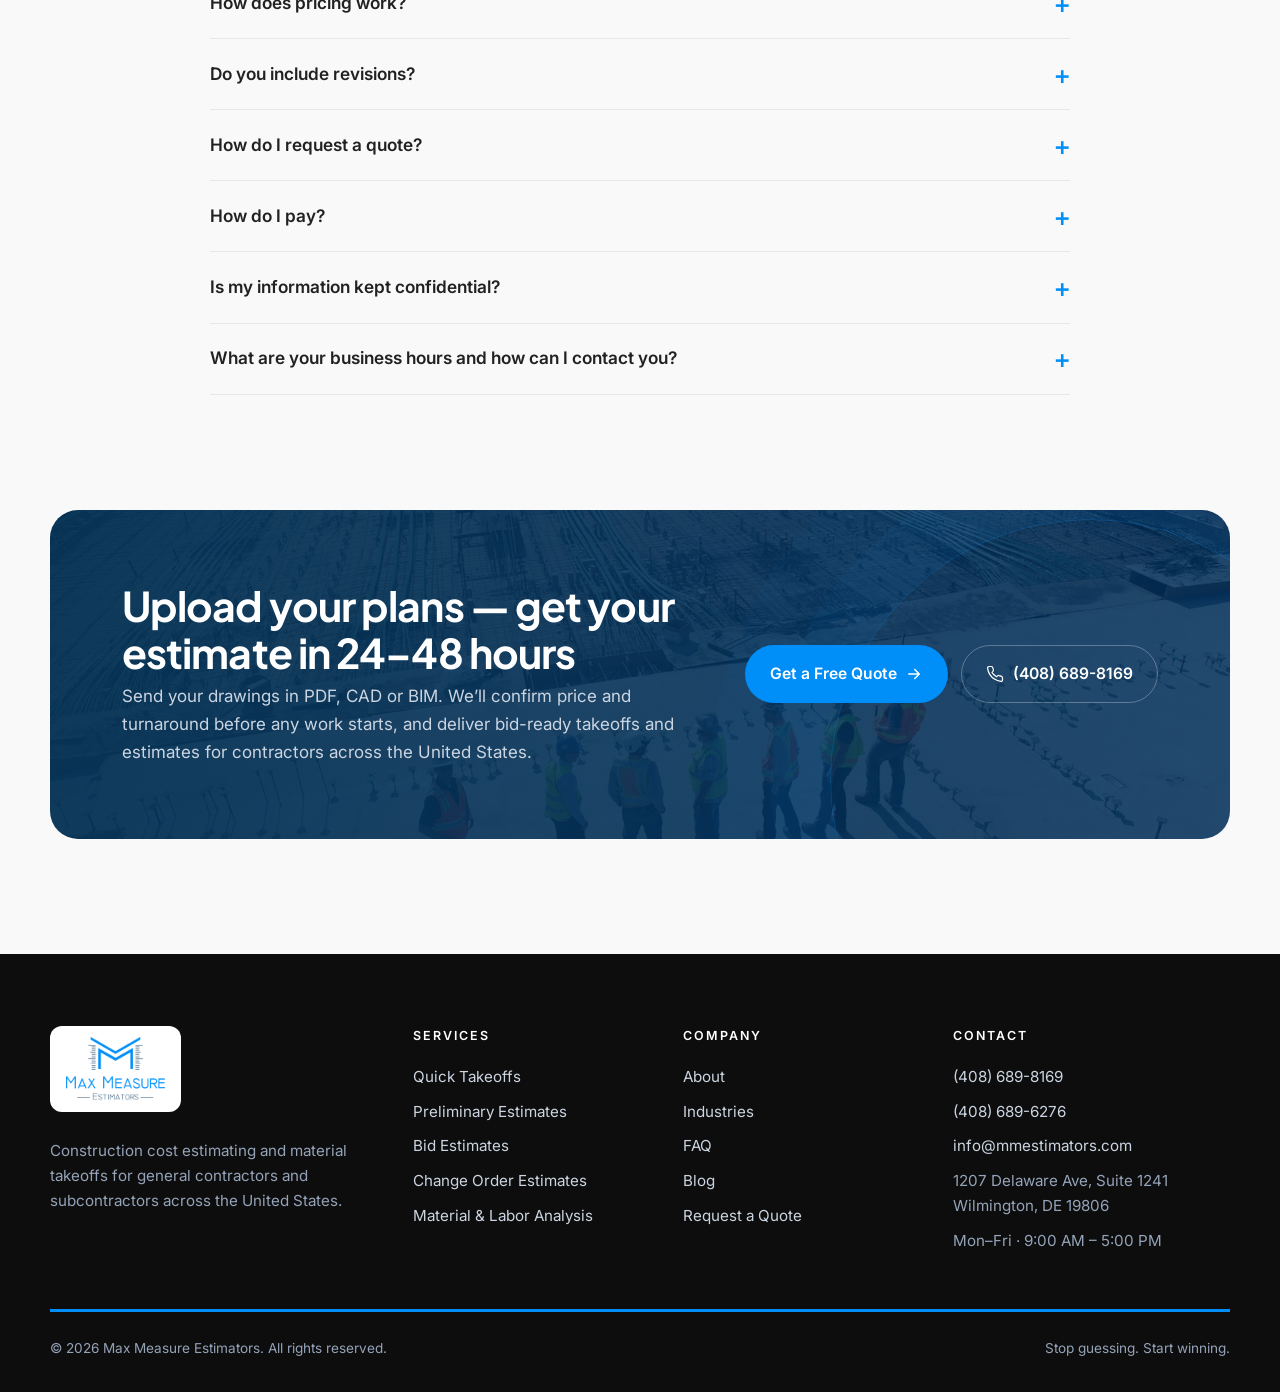
<file: faq.html>
<!doctype html>
<html lang="en" class="no-js">
<head>
<meta charset="utf-8">
<meta name="robots" content="noindex, nofollow">
<meta name="viewport" content="width=device-width, initial-scale=1">
<title>FAQ — Max Measure Estimators</title>
<meta name="description" content="Answers to common questions about our construction takeoff and estimating services, turnaround, pricing and file types.">
<meta name="theme-color" content="#008ef8">
<meta property="og:title" content="FAQ — Max Measure Estimators">
<meta property="og:description" content="Answers to common questions about our construction takeoff and estimating services, turnaround, pricing and file types.">
<meta property="og:type" content="website">
<meta property="og:site_name" content="Max Measure Estimators">
<meta property="og:url" content="https://www.mmestimators.com/faq">
<meta property="og:image" content="https://www.mmestimators.com/assets/images/og-default.jpg">
<meta property="og:image:width" content="1200">
<meta property="og:image:height" content="630">
<meta name="twitter:card" content="summary_large_image">
<meta name="twitter:title" content="FAQ — Max Measure Estimators">
<meta name="twitter:description" content="Answers to common questions about our construction takeoff and estimating services, turnaround, pricing and file types.">
<meta name="twitter:image" content="https://www.mmestimators.com/assets/images/og-default.jpg">

<link rel="icon" href="/assets/favicon-32x32.png" sizes="32x32">
<link rel="icon" href="/assets/favicon-192x192.png" sizes="192x192">
<link rel="apple-touch-icon" href="/assets/favicon-180x180.png">
<link rel="preconnect" href="https://fonts.googleapis.com">
<link rel="preconnect" href="https://fonts.gstatic.com" crossorigin>
<link href="https://fonts.googleapis.com/css2?family=Plus+Jakarta+Sans:wght@500;600;700;800&family=Inter:wght@400;500;600&display=swap" rel="stylesheet">
<link rel="stylesheet" href="/assets/styles.css">
<script defer src="/assets/main.js"></script>
<script type="application/ld+json">{"@context":"https://schema.org","@type":["Organization","ProfessionalService"],"@id":"https://www.mmestimators.com/#organization","name":"Max Measure Estimators","url":"https://www.mmestimators.com/","logo":"https://www.mmestimators.com/assets/logo-480.png","image":"https://www.mmestimators.com/assets/images/og-default.jpg","email":"info@mmestimators.com","telephone":["+1-408-689-8169","+1-408-689-6276"],"address":{"@type":"PostalAddress","streetAddress":"1207 Delaware Ave, Suite 1241","addressLocality":"Wilmington","addressRegion":"DE","postalCode":"19806","addressCountry":"US"},"openingHoursSpecification":{"@type":"OpeningHoursSpecification","dayOfWeek":["Monday","Tuesday","Wednesday","Thursday","Friday"],"opens":"09:00","closes":"17:00"},"areaServed":{"@type":"Country","name":"United States"},"sameAs":["https://www.google.com/maps?cid=11040469430306412599"],"description":"Construction cost estimating and material takeoffs for general contractors and subcontractors across the USA. Bid-ready estimates in 24-48 hours."}</script>
<script type="application/ld+json">[{"@context":"https://schema.org","@type":"Service","@id":"https://www.mmestimators.com/services#takeoffs","name":"Quick Takeoffs","description":"Accurate quantity takeoffs for every trade — measured from your plans, organised by CSI division and ready to price.","url":"https://www.mmestimators.com/services#takeoffs","provider":{"@id":"https://www.mmestimators.com/#organization"},"areaServed":{"@type":"Country","name":"United States"}},{"@context":"https://schema.org","@type":"Service","@id":"https://www.mmestimators.com/services#preliminary","name":"Preliminary Estimates","description":"Early-stage budgets from schematic or partial drawings so owners and builders can decide with numbers, not hunches.","url":"https://www.mmestimators.com/services#preliminary","provider":{"@id":"https://www.mmestimators.com/#organization"},"areaServed":{"@type":"Country","name":"United States"}},{"@context":"https://schema.org","@type":"Service","@id":"https://www.mmestimators.com/services#bid","name":"Bid Estimates","description":"Complete, bid-ready estimates with material, labor and pricing — built to hit your submission deadline.","url":"https://www.mmestimators.com/services#bid","provider":{"@id":"https://www.mmestimators.com/#organization"},"areaServed":{"@type":"Country","name":"United States"}},{"@context":"https://schema.org","@type":"Service","@id":"https://www.mmestimators.com/services#change-orders","name":"Change Order Estimates","description":"Fast, defensible pricing for scope changes, so modifications are documented and paid for correctly.","url":"https://www.mmestimators.com/services#change-orders","provider":{"@id":"https://www.mmestimators.com/#organization"},"areaServed":{"@type":"Country","name":"United States"}},{"@context":"https://schema.org","@type":"Service","@id":"https://www.mmestimators.com/services#cost-analysis","name":"Material & Labor Cost Analysis","description":"An in-depth breakdown of material and labor costs, adjusted to your project’s location and labor conditions.","url":"https://www.mmestimators.com/services#cost-analysis","provider":{"@id":"https://www.mmestimators.com/#organization"},"areaServed":{"@type":"Country","name":"United States"}}]</script>
<script type="application/ld+json">{"@context":"https://schema.org","@type":"FAQPage","mainEntity":[{"@type":"Question","name":"What is a construction takeoff?","acceptedAnswer":{"@type":"Answer","text":"A construction takeoff is a measured list of the quantities needed to build a project — counts, lengths, areas and volumes taken from the drawings. Max Measure Estimators prepares accurate quantity takeoffs for every trade, organised by CSI division, with marked-up plan sets so the numbers are ready to price."}},{"@type":"Question","name":"What is the difference between a takeoff and a bid estimate?","acceptedAnswer":{"@type":"Answer","text":"A takeoff measures the quantities on the plans. A bid estimate goes further: it is a complete, bid-ready estimate with material, labor and pricing, delivered as Excel and PDF files, with bid proposal support. If you are not sure which you need, tell us about the project and the deadline and we will recommend the right scope — a takeoff only, or a full priced estimate."}},{"@type":"Question","name":"What services does Max Measure Estimators offer?","acceptedAnswer":{"@type":"Answer","text":"Max Measure Estimators provides construction cost estimating and material takeoffs for general contractors and subcontractors. Services include quick takeoffs, preliminary estimates, bid estimates, change order estimates, and material and labor cost analysis. Union and prevailing wage pricing is available on request."}},{"@type":"Question","name":"Who do you work with?","acceptedAnswer":{"@type":"Answer","text":"We work with general contractors, subcontractors, builders and construction companies of every size across the United States. General contractors receive the full picture; subcontractors receive exactly their scope, including MEP."}},{"@type":"Question","name":"Which trades do you estimate?","acceptedAnswer":{"@type":"Answer","text":"We cover all CSI divisions — including concrete, masonry, structural steel, lumber, thermal and moisture protection, roofing, doors and windows, drywall, finishes, flooring, insulation, fire suppression, plumbing, mechanical, electrical and sitework."}},{"@type":"Question","name":"Which sectors do you cover?","acceptedAnswer":{"@type":"Answer","text":"Residential (single-family, additions, remodels and renovations), commercial (hotels, restaurants, education, public facilities and more), industrial and civil/infrastructure projects."}},{"@type":"Question","name":"Do you work nationwide?","acceptedAnswer":{"@type":"Answer","text":"Yes. We estimate projects across the United States, with pricing tailored to regional labor rates, material costs and building codes. That includes California, Texas, Florida, New York, New Jersey, Georgia, Connecticut, Delaware, Indiana, Kentucky and Maine, and contractors of every size in every state."}},{"@type":"Question","name":"Do you offer union or prevailing wage pricing?","acceptedAnswer":{"@type":"Answer","text":"Yes. Union and prevailing wage pricing is available on request. Labor pricing can reflect union or prevailing wage requirements for your project’s location — ask when you request a quote."}},{"@type":"Question","name":"What software do you use?","acceptedAnswer":{"@type":"Answer","text":"Our estimators measure quantities with professional tools such as Bluebeam, PlanSwift and PlanDuct, and price materials and labor using the project’s zip code."}},{"@type":"Question","name":"What files can I send?","acceptedAnswer":{"@type":"Answer","text":"PDF plan sets are most common, and we can also work from CAD or BIM files. Send what you have along with your scope and bid date."}},{"@type":"Question","name":"How does your estimating process work?","acceptedAnswer":{"@type":"Answer","text":"There are four steps. You send your plans, scope and bid date. We review the set and confirm price and delivery time before work starts. Our estimators then run a detailed takeoff and cost breakdown for your trades. You receive an Excel and PDF estimate with material, labor and pricing, plus help with revisions."}},{"@type":"Question","name":"How fast will I get my estimate?","acceptedAnswer":{"@type":"Answer","text":"Most estimates are delivered in 24–48 hours. Large or complex projects may take longer — we’ll confirm the delivery date in your quote before work begins."}},{"@type":"Question","name":"What do I receive with my estimate?","acceptedAnswer":{"@type":"Answer","text":"You receive an Excel and PDF estimate with material quantities, labor and pricing by line item, organised by CSI division. Materials and labor are priced to the project zip code, and quantities are measured in Bluebeam, PlanSwift and similar tools. Small revisions are included, and we help with bid proposals and budgeting."}},{"@type":"Question","name":"How does pricing work?","acceptedAnswer":{"@type":"Answer","text":"Pricing depends on the project size and the trades involved. Send your plans and we’ll reply with a quote that clearly lists the price and delivery time — no hidden charges. Monthly and hourly packages are available for contractors with regular bidding needs."}},{"@type":"Question","name":"Do you include revisions?","acceptedAnswer":{"@type":"Answer","text":"Yes. Small revisions are included at no charge. Larger scope changes may be quoted separately."}},{"@type":"Question","name":"How do I request a quote?","acceptedAnswer":{"@type":"Answer","text":"Send your plans through the quote form on our Contact page, email them to info@mmestimators.com, or call (408) 689-8169. Include your drawings — PDF, CAD or BIM — along with your scope and bid date. We review the set and confirm price and delivery time before any work starts. Large plan sets can be sent as a share link."}},{"@type":"Question","name":"How do I pay?","acceptedAnswer":{"@type":"Answer","text":"Payments are made online by credit card, debit card or PayPal once you’ve approved the quote."}},{"@type":"Question","name":"Is my information kept confidential?","acceptedAnswer":{"@type":"Answer","text":"Yes. Your plans and personal details are kept confidential and used only to prepare your estimate."}},{"@type":"Question","name":"What are your business hours and how can I contact you?","acceptedAnswer":{"@type":"Answer","text":"We are available Monday to Friday, 9:00 AM to 5:00 PM. Call (408) 689-8169 or (408) 689-6276, email info@mmestimators.com, or send a quote request through the Contact page. Our mailing address is 1207 Delaware Ave, Suite 1241, Wilmington, DE 19806."}}]}</script>
</head>
<body>
<a class="skip" href="#main">Skip to content</a>
<div class="topbar"><div class="container">
  <div class="group"><span class="hide-sm">Mon–Fri · 9:00 AM – 5:00 PM</span><a href="mailto:info@mmestimators.com">info@mmestimators.com</a></div>
  <div class="group"><a href="tel:+14086898169">(408) 689-8169</a><a class="hide-sm" href="tel:+14086896276">(408) 689-6276</a></div>
</div></div>
<header class="site-header">
  <nav class="container nav" aria-label="Primary">
    <a class="brand" href="/" aria-label="Max Measure Estimators — home">
      <img class="brand-logo" src="/assets/logo-480.png" alt="Max Measure Estimators" width="93" height="60">
    </a>
    <button class="nav-toggle" aria-expanded="false" aria-controls="nav-menu" aria-label="Open menu"><svg viewBox="0 0 24 24" fill="none" stroke="currentColor" stroke-width="2" stroke-linecap="round" stroke-linejoin="round" aria-hidden="true"><path d="M4 7h16M4 12h16M4 17h16"/></svg></button>
    <div class="nav-menu" id="nav-menu">
      <ul class="nav-links"><li><a href="/">Home</a></li><li><a href="/services">Services</a></li><li><a href="/about">About</a></li><li><a href="/faq" aria-current="page">FAQ</a></li><li><a href="/blog">Blog</a></li><li><a href="/contact">Contact</a></li></ul>
      <a class="btn btn-gold nav-cta" href="/contact#quote-form">Get a Free Quote</a>
    </div>
  </nav>
</header>
<main id="main">

<section class="page-hero" style="--bg:url(/assets/images/page-blueprints.webp)"><div class="container">
  <p class="crumbs"><a href="/">Home</a> / FAQ</p>
  <span class="eyebrow" style="color:var(--gold)">FAQ</span>
  <h1>Questions, answered</h1>
  <p class="lead">Everything you need to know before you send your first set of plans.</p>
</div></section>
<section class="section"><div class="container"><div class="faq"><details class='reveal'><summary>What is a construction takeoff?</summary><p>A construction takeoff is a measured list of the quantities needed to build a project — counts, lengths, areas and volumes taken from the drawings. Max Measure Estimators prepares accurate quantity takeoffs for every trade, organised by CSI division, with marked-up plan sets so the numbers are ready to price.</p></details><details class='reveal'><summary>What is the difference between a takeoff and a bid estimate?</summary><p>A takeoff measures the quantities on the plans. A bid estimate goes further: it is a complete, bid-ready estimate with material, labor and pricing, delivered as Excel and PDF files, with bid proposal support. If you are not sure which you need, tell us about the project and the deadline and we will recommend the right scope — a takeoff only, or a full priced estimate.</p></details><details class='reveal'><summary>What services does Max Measure Estimators offer?</summary><p>Max Measure Estimators provides construction cost estimating and material takeoffs for general contractors and subcontractors. Services include quick takeoffs, preliminary estimates, bid estimates, change order estimates, and material and labor cost analysis. Union and prevailing wage pricing is available on request.</p></details><details class='reveal'><summary>Who do you work with?</summary><p>We work with general contractors, subcontractors, builders and construction companies of every size across the United States. General contractors receive the full picture; subcontractors receive exactly their scope, including MEP.</p></details><details class='reveal'><summary>Which trades do you estimate?</summary><p>We cover all CSI divisions — including concrete, masonry, structural steel, lumber, thermal and moisture protection, roofing, doors and windows, drywall, finishes, flooring, insulation, fire suppression, plumbing, mechanical, electrical and sitework.</p></details><details class='reveal'><summary>Which sectors do you cover?</summary><p>Residential (single-family, additions, remodels and renovations), commercial (hotels, restaurants, education, public facilities and more), industrial and civil/infrastructure projects.</p></details><details class='reveal'><summary>Do you work nationwide?</summary><p>Yes. We estimate projects across the United States, with pricing tailored to regional labor rates, material costs and building codes. That includes California, Texas, Florida, New York, New Jersey, Georgia, Connecticut, Delaware, Indiana, Kentucky and Maine, and contractors of every size in every state.</p></details><details class='reveal'><summary>Do you offer union or prevailing wage pricing?</summary><p>Yes. Union and prevailing wage pricing is available on request. Labor pricing can reflect union or prevailing wage requirements for your project’s location — ask when you request a quote.</p></details><details class='reveal'><summary>What software do you use?</summary><p>Our estimators measure quantities with professional tools such as Bluebeam, PlanSwift and PlanDuct, and price materials and labor using the project’s zip code.</p></details><details class='reveal'><summary>What files can I send?</summary><p>PDF plan sets are most common, and we can also work from CAD or BIM files. Send what you have along with your scope and bid date.</p></details><details class='reveal'><summary>How does your estimating process work?</summary><p>There are four steps. You send your plans, scope and bid date. We review the set and confirm price and delivery time before work starts. Our estimators then run a detailed takeoff and cost breakdown for your trades. You receive an Excel and PDF estimate with material, labor and pricing, plus help with revisions.</p></details><details class='reveal'><summary>How fast will I get my estimate?</summary><p>Most estimates are delivered in 24–48 hours. Large or complex projects may take longer — we’ll confirm the delivery date in your quote before work begins.</p></details><details class='reveal'><summary>What do I receive with my estimate?</summary><p>You receive an Excel and PDF estimate with material quantities, labor and pricing by line item, organised by CSI division. Materials and labor are priced to the project zip code, and quantities are measured in Bluebeam, PlanSwift and similar tools. Small revisions are included, and we help with bid proposals and budgeting.</p></details><details class='reveal'><summary>How does pricing work?</summary><p>Pricing depends on the project size and the trades involved. Send your plans and we’ll reply with a quote that clearly lists the price and delivery time — no hidden charges. Monthly and hourly packages are available for contractors with regular bidding needs.</p></details><details class='reveal'><summary>Do you include revisions?</summary><p>Yes. Small revisions are included at no charge. Larger scope changes may be quoted separately.</p></details><details class='reveal'><summary>How do I request a quote?</summary><p>Send your plans through the quote form on our Contact page, email them to <a href="mailto:info@mmestimators.com">info@mmestimators.com</a>, or call (408) 689-8169. Include your drawings — PDF, CAD or BIM — along with your scope and bid date. We review the set and confirm price and delivery time before any work starts. Large plan sets can be sent as a share link.</p></details><details class='reveal'><summary>How do I pay?</summary><p>Payments are made online by credit card, debit card or PayPal once you’ve approved the quote.</p></details><details class='reveal'><summary>Is my information kept confidential?</summary><p>Yes. Your plans and personal details are kept confidential and used only to prepare your estimate.</p></details><details class='reveal'><summary>What are your business hours and how can I contact you?</summary><p>We are available Monday to Friday, 9:00 AM to 5:00 PM. Call (408) 689-8169 or (408) 689-6276, email <a href="mailto:info@mmestimators.com">info@mmestimators.com</a>, or send a quote request through the Contact page. Our mailing address is 1207 Delaware Ave, Suite 1241, Wilmington, DE 19806.</p></details></div></div></section>
<section class="section" style="padding-top:0"><div class="container">
  <div class="cta-band cta-photo reveal">
    <div><h2>Upload your plans — get your estimate in 24–48 hours</h2><p>Send your drawings in PDF, CAD or BIM. We’ll confirm price and turnaround before any work starts, and deliver bid-ready takeoffs and estimates for contractors across the United States.</p></div>
    <div class="actions"><a class="btn btn-gold" href="/contact#quote-form">Get a Free Quote <svg viewBox="0 0 24 24" fill="none" stroke="currentColor" stroke-width="2" stroke-linecap="round" stroke-linejoin="round" aria-hidden="true"><path d="M5 12h14M13 6l6 6-6 6"/></svg></a><a class="btn btn-ghost" href="tel:+14086898169"><svg viewBox="0 0 24 24" fill="none" stroke="currentColor" stroke-width="1.6" stroke-linecap="round" stroke-linejoin="round" aria-hidden="true"><path d="M22 16.9v3a2 2 0 0 1-2.2 2 19.8 19.8 0 0 1-8.6-3.1 19.5 19.5 0 0 1-6-6A19.8 19.8 0 0 1 2.1 4.2 2 2 0 0 1 4.1 2h3a2 2 0 0 1 2 1.7c.1.9.4 1.8.7 2.7a2 2 0 0 1-.5 2.1L8 9.8a16 16 0 0 0 6 6l1.3-1.3a2 2 0 0 1 2.1-.4c.9.3 1.8.6 2.7.7a2 2 0 0 1 1.7 2z"/></svg> (408) 689-8169</a></div>
  </div>
</div></section>
</main>
<footer class="site-footer">
  <div class="container">
    <div class="footer-grid">
      <div>
        <a class="footer-logo" href="/"><img src="/assets/logo-480.png" alt="Max Measure Estimators" width="99" height="64" loading="lazy"></a>
        <p>Construction cost estimating and material takeoffs for general contractors and subcontractors across the United States.</p>
      </div>
      <div><p class="footer-heading">Services</p><ul>
        <li><a href="/services#takeoffs">Quick Takeoffs</a></li>
        <li><a href="/services#preliminary">Preliminary Estimates</a></li>
        <li><a href="/services#bid">Bid Estimates</a></li>
        <li><a href="/services#change-orders">Change Order Estimates</a></li>
        <li><a href="/services#cost-analysis">Material &amp; Labor Analysis</a></li>
      </ul></div>
      <div><p class="footer-heading">Company</p><ul>
        <li><a href="/about">About</a></li>
        <li><a href="/services#industries">Industries</a></li>
        <li><a href="/faq">FAQ</a></li>
        <li><a href="/blog">Blog</a></li>
        <li><a href="/contact">Request a Quote</a></li>
      </ul></div>
      <div><p class="footer-heading">Contact</p><ul>
        <li><a href="tel:+14086898169">(408) 689-8169</a></li>
        <li><a href="tel:+14086896276">(408) 689-6276</a></li>
        <li><a href="mailto:info@mmestimators.com">info@mmestimators.com</a></li>
        <li>1207 Delaware Ave, Suite 1241<br>Wilmington, DE 19806</li>
        <li>Mon–Fri · 9:00 AM – 5:00 PM</li>
      </ul></div>
    </div>
    <div class="footer-bottom"><span>© <span data-year>2026</span> Max Measure Estimators. All rights reserved.</span><span>Stop guessing. Start winning.</span></div>
  </div>
</footer>
</body>
</html>
</file>
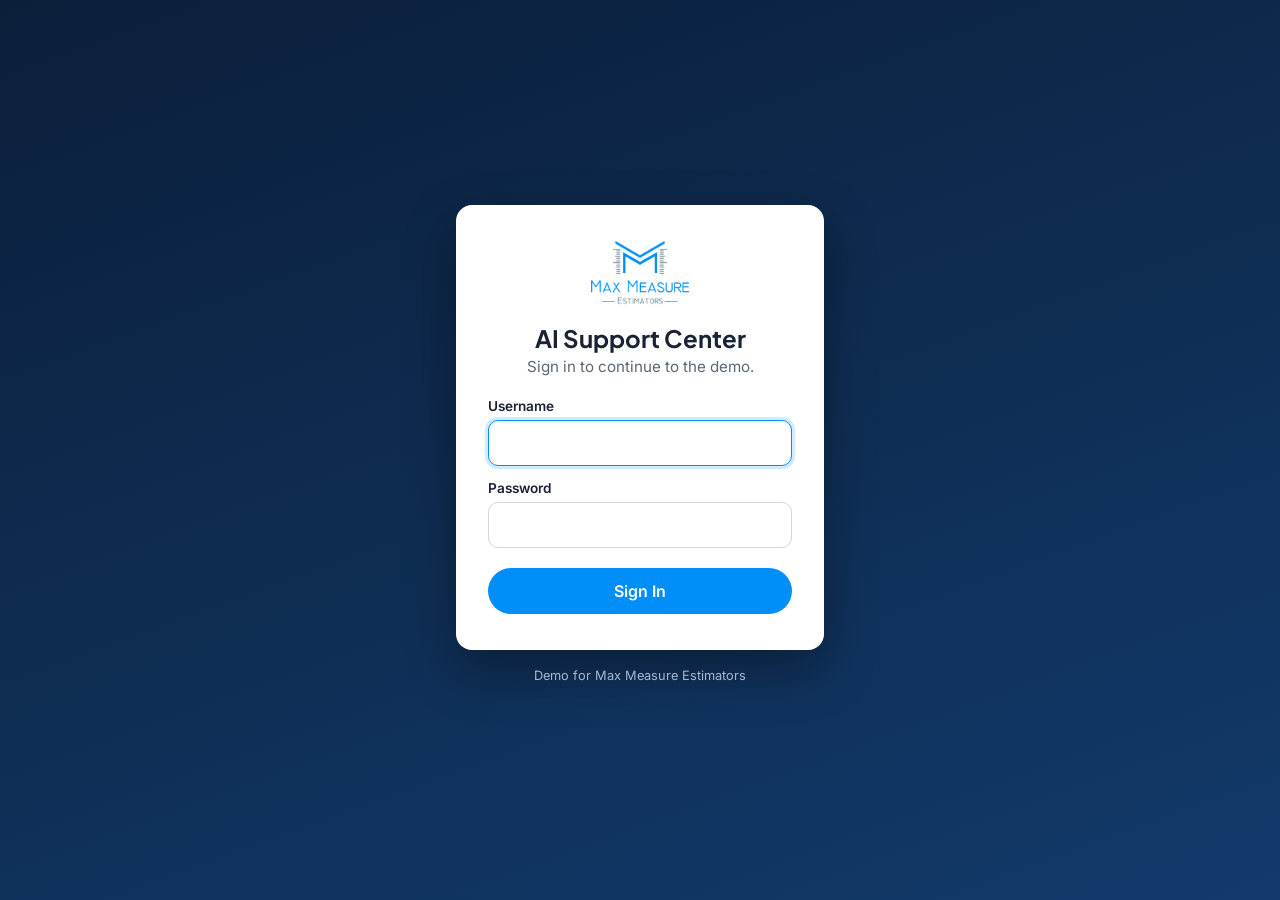
<file: login.html>
<!doctype html>
<html lang="en">
<head>
<meta charset="UTF-8">
<meta name="viewport" content="width=device-width, initial-scale=1.0">
<title>Sign in — Max Measure Estimators AI Support</title>
<meta name="robots" content="noindex, nofollow">
<link rel="icon" href="/assets/favicon-32x32.png" sizes="32x32">
<link rel="preconnect" href="https://fonts.googleapis.com">
<link rel="preconnect" href="https://fonts.gstatic.com" crossorigin>
<link href="https://fonts.googleapis.com/css2?family=Plus+Jakarta+Sans:wght@500;700;800&family=Inter:wght@400;500;600&display=swap" rel="stylesheet">
<style>
*{box-sizing:border-box}
body{margin:0;min-height:100vh;display:flex;align-items:center;justify-content:center;background:linear-gradient(160deg,#0b1f3a,#123a6b);font-family:Inter,system-ui,sans-serif;color:#1a2233}
.gate{width:100%;max-width:400px;padding:16px}
.panel{background:#fff;border-radius:16px;padding:36px 32px;box-shadow:0 20px 50px rgba(0,0,0,.35)}
.logo{display:block;height:64px;margin:0 auto 18px}
h1{font-family:"Plus Jakarta Sans",sans-serif;font-size:1.5rem;text-align:center;margin:0 0 4px}
.sub{text-align:center;color:#5b6678;margin:0 0 22px;font-size:.95rem}
.err{background:#fdecea;color:#b3261e;border-radius:8px;padding:10px 12px;font-size:.9rem;margin-bottom:14px}
label{display:block;margin-bottom:14px}
.lbl{display:block;font-size:.85rem;font-weight:600;margin-bottom:6px}
input{width:100%;padding:12px 14px;border:1.5px solid #cfd6e2;border-radius:10px;font:inherit}
input:focus{outline:none;border-color:#008ef8;box-shadow:0 0 0 3px rgba(0,142,248,.18)}
button{width:100%;margin-top:6px;padding:13px;border:0;border-radius:999px;background:#008ef8;color:#fff;font:600 1rem Inter,sans-serif;cursor:pointer}
button:hover{background:#0079d6}
.foot{text-align:center;color:#a9b8d0;font-size:.8rem;margin-top:18px}
[hidden]{display:none!important}
</style>
</head>
<body>
<main class="gate">
  <div class="panel">
    <img class="logo" src="/assets/logo-480.png" alt="Max Measure Estimators">
    <h1>AI Support Center</h1>
    <p class="sub">Sign in to continue to the demo.</p>
    <p class="err" id="gate-error" role="alert" hidden>That username and password combination wasn't recognised.</p>
    <form method="POST" action="/api/login">
      <label><span class="lbl">Username</span><input type="text" name="username" autocomplete="username" autocapitalize="none" spellcheck="false" required autofocus></label>
      <label><span class="lbl">Password</span><input type="password" name="password" autocomplete="current-password" required></label>
      <button type="submit">Sign In</button>
    </form>
  </div>
  <p class="foot">Demo for Max Measure Estimators</p>
</main>
<script>
if (location.search.indexOf("e=1") !== -1) {
  document.getElementById("gate-error").hidden = false;
  history.replaceState(null, "", location.pathname);
}
</script>
</body>
</html>
</file>
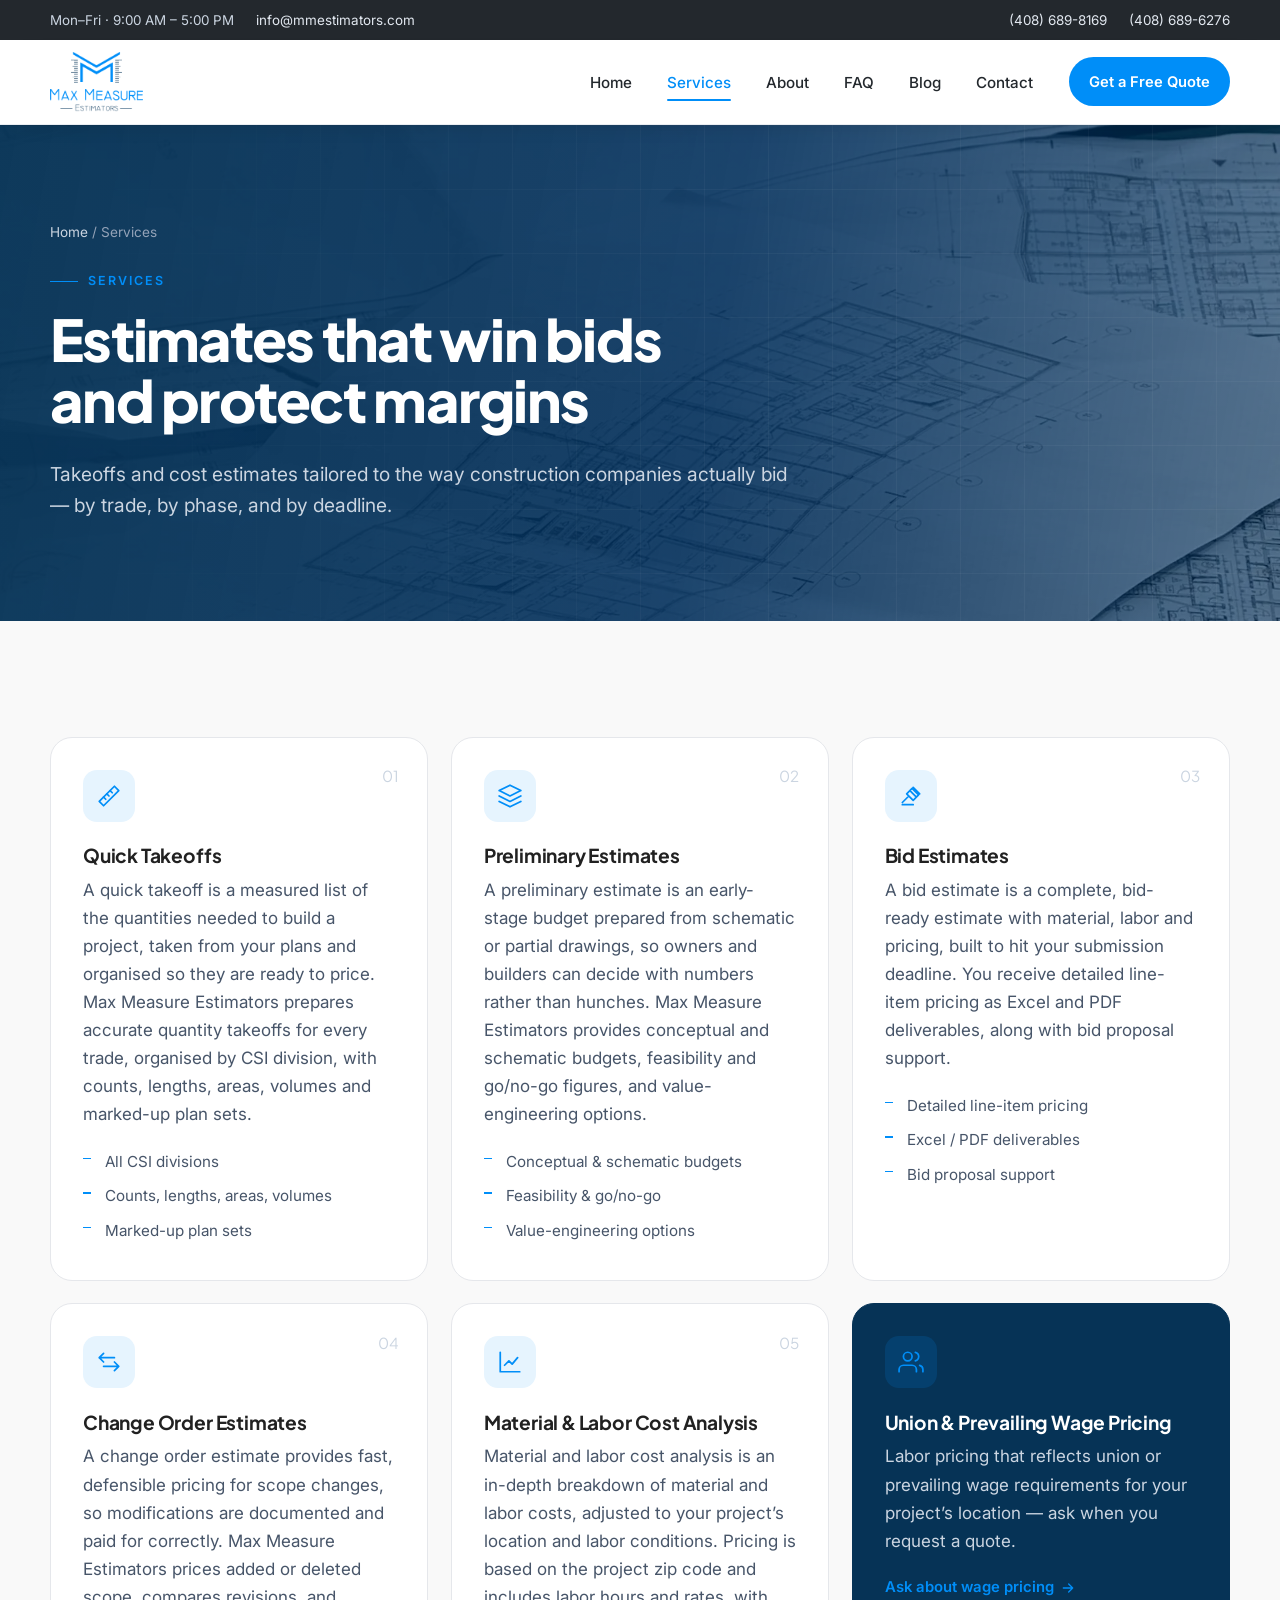
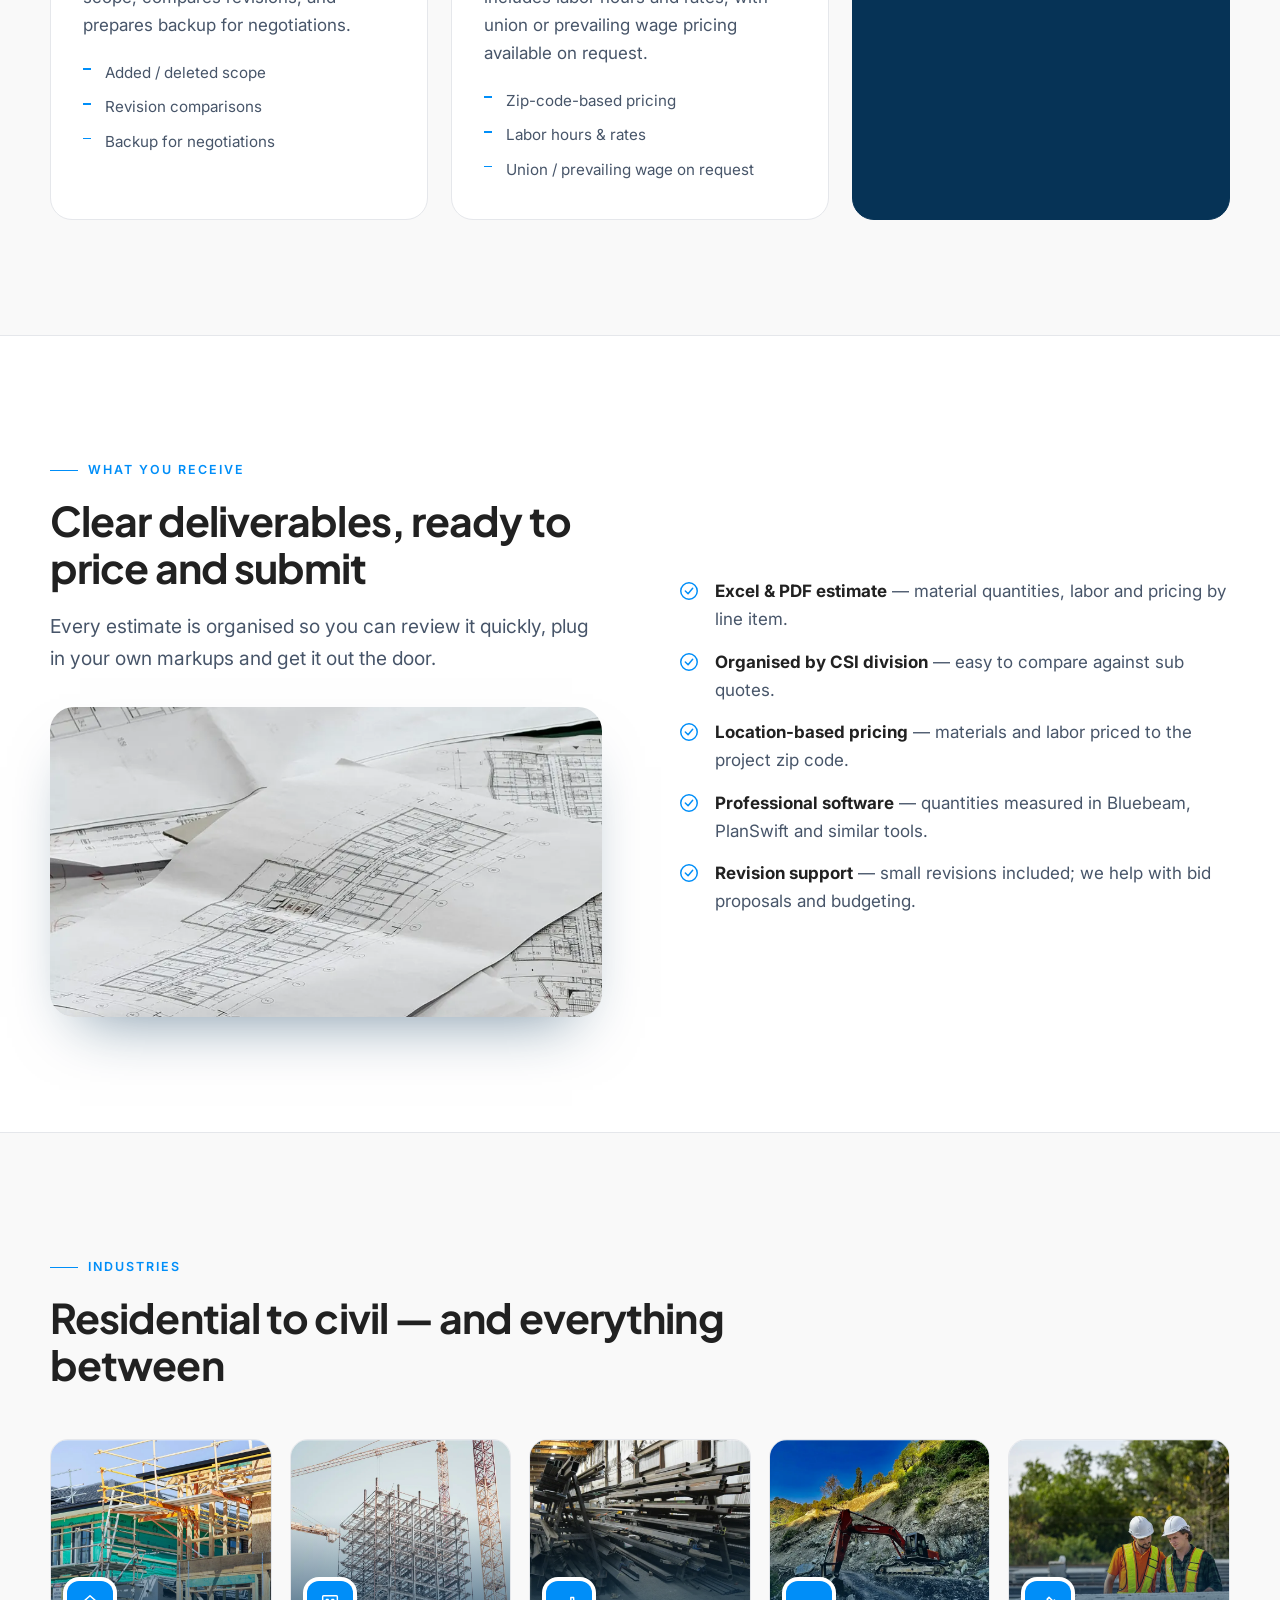
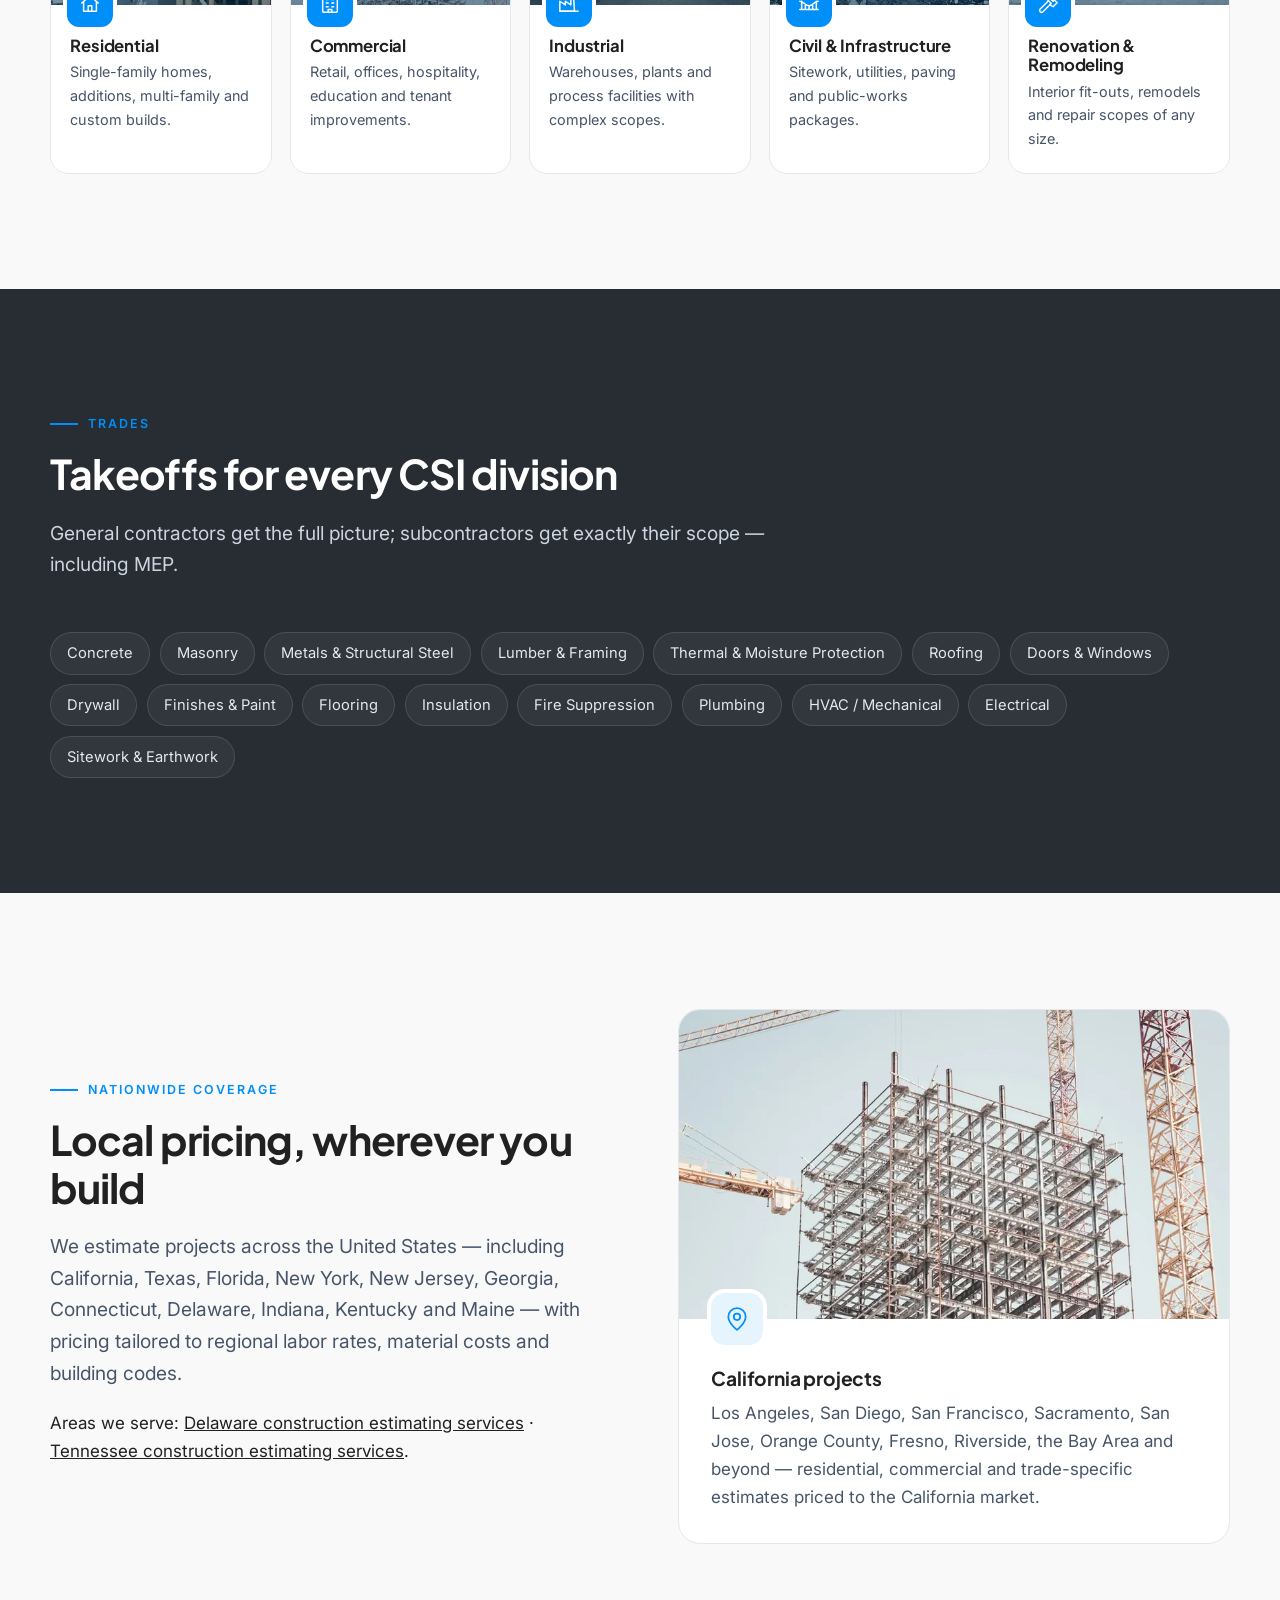
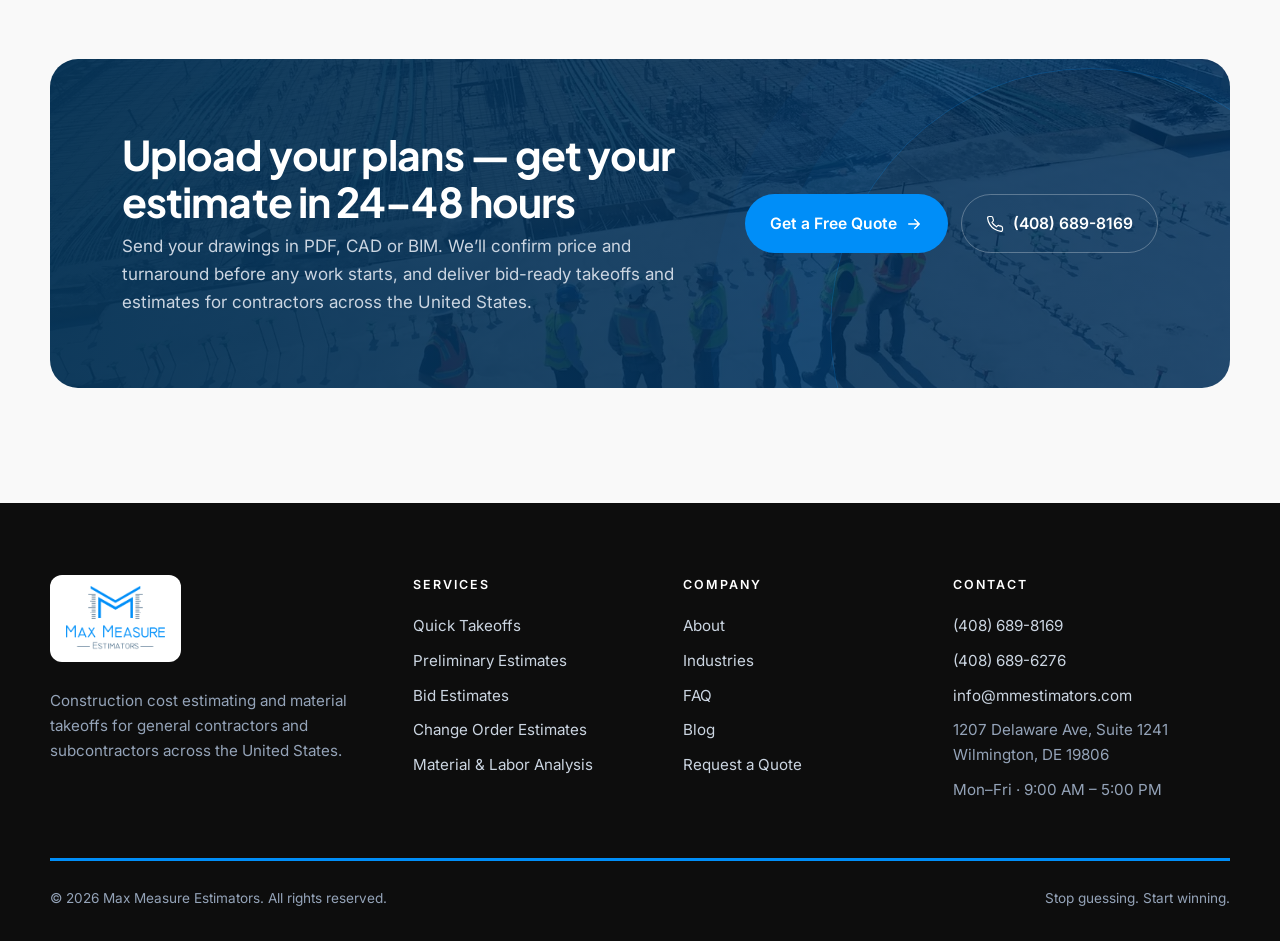
<file: services.html>
<!doctype html>
<html lang="en" class="no-js">
<head>
<meta charset="utf-8">
<meta name="robots" content="noindex, nofollow">
<meta name="viewport" content="width=device-width, initial-scale=1">
<title>Services — Max Measure Estimators</title>
<meta name="description" content="Quick takeoffs, preliminary estimates, bid estimates, change order estimates and material & labor cost analysis for contractors nationwide.">
<meta name="theme-color" content="#008ef8">
<meta property="og:title" content="Services — Max Measure Estimators">
<meta property="og:description" content="Quick takeoffs, preliminary estimates, bid estimates, change order estimates and material & labor cost analysis for contractors nationwide.">
<meta property="og:type" content="website">
<meta property="og:site_name" content="Max Measure Estimators">
<meta property="og:url" content="https://www.mmestimators.com/services">
<meta property="og:image" content="https://www.mmestimators.com/assets/images/og-default.jpg">
<meta property="og:image:width" content="1200">
<meta property="og:image:height" content="630">
<meta name="twitter:card" content="summary_large_image">
<meta name="twitter:title" content="Services — Max Measure Estimators">
<meta name="twitter:description" content="Quick takeoffs, preliminary estimates, bid estimates, change order estimates and material & labor cost analysis for contractors nationwide.">
<meta name="twitter:image" content="https://www.mmestimators.com/assets/images/og-default.jpg">

<link rel="icon" href="/assets/favicon-32x32.png" sizes="32x32">
<link rel="icon" href="/assets/favicon-192x192.png" sizes="192x192">
<link rel="apple-touch-icon" href="/assets/favicon-180x180.png">
<link rel="preconnect" href="https://fonts.googleapis.com">
<link rel="preconnect" href="https://fonts.gstatic.com" crossorigin>
<link href="https://fonts.googleapis.com/css2?family=Plus+Jakarta+Sans:wght@500;600;700;800&family=Inter:wght@400;500;600&display=swap" rel="stylesheet">
<link rel="stylesheet" href="/assets/styles.css">
<script defer src="/assets/main.js"></script>
<script type="application/ld+json">{"@context":"https://schema.org","@type":["Organization","ProfessionalService"],"@id":"https://www.mmestimators.com/#organization","name":"Max Measure Estimators","url":"https://www.mmestimators.com/","logo":"https://www.mmestimators.com/assets/logo-480.png","image":"https://www.mmestimators.com/assets/images/og-default.jpg","email":"info@mmestimators.com","telephone":["+1-408-689-8169","+1-408-689-6276"],"address":{"@type":"PostalAddress","streetAddress":"1207 Delaware Ave, Suite 1241","addressLocality":"Wilmington","addressRegion":"DE","postalCode":"19806","addressCountry":"US"},"openingHoursSpecification":{"@type":"OpeningHoursSpecification","dayOfWeek":["Monday","Tuesday","Wednesday","Thursday","Friday"],"opens":"09:00","closes":"17:00"},"areaServed":{"@type":"Country","name":"United States"},"sameAs":["https://www.google.com/maps?cid=11040469430306412599"],"description":"Construction cost estimating and material takeoffs for general contractors and subcontractors across the USA. Bid-ready estimates in 24-48 hours."}</script>
<script type="application/ld+json">[{"@context":"https://schema.org","@type":"Service","@id":"https://www.mmestimators.com/services#takeoffs","name":"Quick Takeoffs","description":"Accurate quantity takeoffs for every trade — measured from your plans, organised by CSI division and ready to price.","url":"https://www.mmestimators.com/services#takeoffs","provider":{"@id":"https://www.mmestimators.com/#organization"},"areaServed":{"@type":"Country","name":"United States"}},{"@context":"https://schema.org","@type":"Service","@id":"https://www.mmestimators.com/services#preliminary","name":"Preliminary Estimates","description":"Early-stage budgets from schematic or partial drawings so owners and builders can decide with numbers, not hunches.","url":"https://www.mmestimators.com/services#preliminary","provider":{"@id":"https://www.mmestimators.com/#organization"},"areaServed":{"@type":"Country","name":"United States"}},{"@context":"https://schema.org","@type":"Service","@id":"https://www.mmestimators.com/services#bid","name":"Bid Estimates","description":"Complete, bid-ready estimates with material, labor and pricing — built to hit your submission deadline.","url":"https://www.mmestimators.com/services#bid","provider":{"@id":"https://www.mmestimators.com/#organization"},"areaServed":{"@type":"Country","name":"United States"}},{"@context":"https://schema.org","@type":"Service","@id":"https://www.mmestimators.com/services#change-orders","name":"Change Order Estimates","description":"Fast, defensible pricing for scope changes, so modifications are documented and paid for correctly.","url":"https://www.mmestimators.com/services#change-orders","provider":{"@id":"https://www.mmestimators.com/#organization"},"areaServed":{"@type":"Country","name":"United States"}},{"@context":"https://schema.org","@type":"Service","@id":"https://www.mmestimators.com/services#cost-analysis","name":"Material & Labor Cost Analysis","description":"An in-depth breakdown of material and labor costs, adjusted to your project’s location and labor conditions.","url":"https://www.mmestimators.com/services#cost-analysis","provider":{"@id":"https://www.mmestimators.com/#organization"},"areaServed":{"@type":"Country","name":"United States"}}]</script>
</head>
<body>
<a class="skip" href="#main">Skip to content</a>
<div class="topbar"><div class="container">
  <div class="group"><span class="hide-sm">Mon–Fri · 9:00 AM – 5:00 PM</span><a href="mailto:info@mmestimators.com">info@mmestimators.com</a></div>
  <div class="group"><a href="tel:+14086898169">(408) 689-8169</a><a class="hide-sm" href="tel:+14086896276">(408) 689-6276</a></div>
</div></div>
<header class="site-header">
  <nav class="container nav" aria-label="Primary">
    <a class="brand" href="/" aria-label="Max Measure Estimators — home">
      <img class="brand-logo" src="/assets/logo-480.png" alt="Max Measure Estimators" width="93" height="60">
    </a>
    <button class="nav-toggle" aria-expanded="false" aria-controls="nav-menu" aria-label="Open menu"><svg viewBox="0 0 24 24" fill="none" stroke="currentColor" stroke-width="2" stroke-linecap="round" stroke-linejoin="round" aria-hidden="true"><path d="M4 7h16M4 12h16M4 17h16"/></svg></button>
    <div class="nav-menu" id="nav-menu">
      <ul class="nav-links"><li><a href="/">Home</a></li><li><a href="/services" aria-current="page">Services</a></li><li><a href="/about">About</a></li><li><a href="/faq">FAQ</a></li><li><a href="/blog">Blog</a></li><li><a href="/contact">Contact</a></li></ul>
      <a class="btn btn-gold nav-cta" href="/contact#quote-form">Get a Free Quote</a>
    </div>
  </nav>
</header>
<main id="main">

<section class="page-hero" style="--bg:url(/assets/images/page-blueprints.webp)"><div class="container">
  <p class="crumbs"><a href="/">Home</a> / Services</p>
  <span class="eyebrow" style="color:var(--gold)">Services</span>
  <h1>Estimates that win bids<br>and protect margins</h1>
  <p class="lead">Takeoffs and cost estimates tailored to the way construction companies actually bid — by trade, by phase, and by deadline.</p>
</div></section>

<section class="section"><div class="container">
  <div class="grid grid-3"><article class="card reveal" id="takeoffs"><span class="num">01</span><div class="icon"><svg viewBox="0 0 24 24" fill="none" stroke="currentColor" stroke-width="1.6" stroke-linecap="round" stroke-linejoin="round" aria-hidden="true"><path d="M3 17 17 3l4 4L7 21z"/><path d="m7 13 2 2M10 10l2 2M13 7l2 2"/></svg></div><h3>Quick Takeoffs</h3><p>A quick takeoff is a measured list of the quantities needed to build a project, taken from your plans and organised so they are ready to price. Max Measure Estimators prepares accurate quantity takeoffs for every trade, organised by CSI division, with counts, lengths, areas, volumes and marked-up plan sets.</p><ul><li>All CSI divisions</li><li>Counts, lengths, areas, volumes</li><li>Marked-up plan sets</li></ul></article><article class="card reveal" id="preliminary"><span class="num">02</span><div class="icon"><svg viewBox="0 0 24 24" fill="none" stroke="currentColor" stroke-width="1.6" stroke-linecap="round" stroke-linejoin="round" aria-hidden="true"><path d="m12 2 10 5-10 5L2 7z"/><path d="m2 17 10 5 10-5M2 12l10 5 10-5"/></svg></div><h3>Preliminary Estimates</h3><p>A preliminary estimate is an early-stage budget prepared from schematic or partial drawings, so owners and builders can decide with numbers rather than hunches. Max Measure Estimators provides conceptual and schematic budgets, feasibility and go/no-go figures, and value-engineering options.</p><ul><li>Conceptual & schematic budgets</li><li>Feasibility & go/no-go</li><li>Value-engineering options</li></ul></article><article class="card reveal" id="bid"><span class="num">03</span><div class="icon"><svg viewBox="0 0 24 24" fill="none" stroke="currentColor" stroke-width="1.6" stroke-linecap="round" stroke-linejoin="round" aria-hidden="true"><path d="M4 20h10M14 4l6 6M11 7l6 6M8 10l5-5 6 6-5 5zM10 12l-6 6"/></svg></div><h3>Bid Estimates</h3><p>A bid estimate is a complete, bid-ready estimate with material, labor and pricing, built to hit your submission deadline. You receive detailed line-item pricing as Excel and PDF deliverables, along with bid proposal support.</p><ul><li>Detailed line-item pricing</li><li>Excel / PDF deliverables</li><li>Bid proposal support</li></ul></article><article class="card reveal" id="change-orders"><span class="num">04</span><div class="icon"><svg viewBox="0 0 24 24" fill="none" stroke="currentColor" stroke-width="1.6" stroke-linecap="round" stroke-linejoin="round" aria-hidden="true"><path d="M7 4 3 8l4 4M3 8h14M17 20l4-4-4-4M21 16H7"/></svg></div><h3>Change Order Estimates</h3><p>A change order estimate provides fast, defensible pricing for scope changes, so modifications are documented and paid for correctly. Max Measure Estimators prices added or deleted scope, compares revisions, and prepares backup for negotiations.</p><ul><li>Added / deleted scope</li><li>Revision comparisons</li><li>Backup for negotiations</li></ul></article><article class="card reveal" id="cost-analysis"><span class="num">05</span><div class="icon"><svg viewBox="0 0 24 24" fill="none" stroke="currentColor" stroke-width="1.6" stroke-linecap="round" stroke-linejoin="round" aria-hidden="true"><path d="M3 3v18h18"/><path d="M7 15l4-4 3 3 5-6"/></svg></div><h3>Material & Labor Cost Analysis</h3><p>Material and labor cost analysis is an in-depth breakdown of material and labor costs, adjusted to your project’s location and labor conditions. Pricing is based on the project zip code and includes labor hours and rates, with union or prevailing wage pricing available on request.</p><ul><li>Zip-code-based pricing</li><li>Labor hours & rates</li><li>Union / prevailing wage on request</li></ul></article><article class="card feature reveal" id="wage"><div class="icon"><svg viewBox="0 0 24 24" fill="none" stroke="currentColor" stroke-width="1.6" stroke-linecap="round" stroke-linejoin="round" aria-hidden="true"><path d="M17 21v-2a4 4 0 0 0-4-4H5a4 4 0 0 0-4 4v2"/><circle cx="9" cy="7" r="4"/><path d="M23 21v-2a4 4 0 0 0-3-3.9M16 3.1a4 4 0 0 1 0 7.8"/></svg></div><h3>Union &amp; Prevailing Wage Pricing</h3><p>Labor pricing that reflects union or prevailing wage requirements for your project’s location — ask when you request a quote.</p><a class="card-link" style="color:var(--gold)" href="/contact">Ask about wage pricing <svg viewBox="0 0 24 24" fill="none" stroke="currentColor" stroke-width="2" stroke-linecap="round" stroke-linejoin="round" aria-hidden="true"><path d="M5 12h14M13 6l6 6-6 6"/></svg></a></article></div>
</div></section>

<section class="section process"><div class="container split">
  <div class="reveal">
    <span class="eyebrow">What you receive</span>
    <h2>Clear deliverables, ready to price and submit</h2>
    <p class="lead">Every estimate is organised so you can review it quickly, plug in your own markups and get it out the door.</p>
    <div class="media-frame wide mt-2"><img src="/assets/images/deliverables-blueprints.webp" alt="Architectural floor plans and blueprints spread across a table" width="900" height="1100" loading="lazy" decoding="async"></div>
  </div>
  <ul class="checklist reveal">
    <li><svg viewBox="0 0 24 24" fill="none" stroke="currentColor" stroke-width="1.6" stroke-linecap="round" stroke-linejoin="round" aria-hidden="true"><circle cx="12" cy="12" r="9"/><path d="m8 12 3 3 5-6"/></svg><span><strong>Excel &amp; PDF estimate</strong> — material quantities, labor and pricing by line item.</span></li>
    <li><svg viewBox="0 0 24 24" fill="none" stroke="currentColor" stroke-width="1.6" stroke-linecap="round" stroke-linejoin="round" aria-hidden="true"><circle cx="12" cy="12" r="9"/><path d="m8 12 3 3 5-6"/></svg><span><strong>Organised by CSI division</strong> — easy to compare against sub quotes.</span></li>
    <li><svg viewBox="0 0 24 24" fill="none" stroke="currentColor" stroke-width="1.6" stroke-linecap="round" stroke-linejoin="round" aria-hidden="true"><circle cx="12" cy="12" r="9"/><path d="m8 12 3 3 5-6"/></svg><span><strong>Location-based pricing</strong> — materials and labor priced to the project zip code.</span></li>
    <li><svg viewBox="0 0 24 24" fill="none" stroke="currentColor" stroke-width="1.6" stroke-linecap="round" stroke-linejoin="round" aria-hidden="true"><circle cx="12" cy="12" r="9"/><path d="m8 12 3 3 5-6"/></svg><span><strong>Professional software</strong> — quantities measured in Bluebeam, PlanSwift and similar tools.</span></li>
    <li><svg viewBox="0 0 24 24" fill="none" stroke="currentColor" stroke-width="1.6" stroke-linecap="round" stroke-linejoin="round" aria-hidden="true"><circle cx="12" cy="12" r="9"/><path d="m8 12 3 3 5-6"/></svg><span><strong>Revision support</strong> — small revisions included; we help with bid proposals and budgeting.</span></li>
  </ul>
</div></section>

<section class="section" id="industries"><div class="container">
  <div class="section-head reveal"><span class="eyebrow">Industries</span><h2>Residential to civil — and everything between</h2></div>
  <div class="ind-grid"><article class="ind-card reveal"><div class="ind-media"><img src="/assets/images/ind-residential.webp" alt="Timber-framed homes under construction with scaffolding" width="800" height="600" loading="lazy" decoding="async"><span class="ind-ic"><svg viewBox="0 0 24 24" fill="none" stroke="currentColor" stroke-width="1.6" stroke-linecap="round" stroke-linejoin="round" aria-hidden="true"><path d="M3 11 12 3l9 8"/><path d="M5 10v10h14V10M10 20v-6h4v6"/></svg></span></div><div class="ind-body"><h3>Residential</h3><p>Single-family homes, additions, multi-family and custom builds.</p></div></article><article class="ind-card reveal"><div class="ind-media"><img src="/assets/images/ind-commercial.webp" alt="Tower cranes beside a steel-framed commercial building" width="800" height="600" loading="lazy" decoding="async"><span class="ind-ic"><svg viewBox="0 0 24 24" fill="none" stroke="currentColor" stroke-width="1.6" stroke-linecap="round" stroke-linejoin="round" aria-hidden="true"><rect x="4" y="3" width="16" height="18" rx="1"/><path d="M8 7h2M14 7h2M8 11h2M14 11h2M8 15h2M14 15h2M10 21v-3h4v3"/></svg></span></div><div class="ind-body"><h3>Commercial</h3><p>Retail, offices, hospitality, education and tenant improvements.</p></div></article><article class="ind-card reveal"><div class="ind-media"><img src="/assets/images/ind-industrial.webp" alt="Structural steel beams stacked inside an industrial facility" width="800" height="600" loading="lazy" decoding="async"><span class="ind-ic"><svg viewBox="0 0 24 24" fill="none" stroke="currentColor" stroke-width="1.6" stroke-linecap="round" stroke-linejoin="round" aria-hidden="true"><path d="M2 20V9l6 4V9l6 4V5h3l1 15z"/><path d="M2 20h20"/></svg></span></div><div class="ind-body"><h3>Industrial</h3><p>Warehouses, plants and process facilities with complex scopes.</p></div></article><article class="ind-card reveal"><div class="ind-media"><img src="/assets/images/ind-civil.webp" alt="Excavator performing earthwork on a civil site" width="800" height="600" loading="lazy" decoding="async"><span class="ind-ic"><svg viewBox="0 0 24 24" fill="none" stroke="currentColor" stroke-width="1.6" stroke-linecap="round" stroke-linejoin="round" aria-hidden="true"><path d="M2 18h20M4 18V9M20 18V9M2 9c5 0 5 5 10 5s5-5 10-5M8 18v-5M16 18v-5M12 18v-4"/></svg></span></div><div class="ind-body"><h3>Civil & Infrastructure</h3><p>Sitework, utilities, paving and public-works packages.</p></div></article><article class="ind-card reveal"><div class="ind-media"><img src="/assets/images/ind-renovation.webp" alt="Two contractors in hard hats reviewing work on site" width="800" height="600" loading="lazy" decoding="async"><span class="ind-ic"><svg viewBox="0 0 24 24" fill="none" stroke="currentColor" stroke-width="1.6" stroke-linecap="round" stroke-linejoin="round" aria-hidden="true"><path d="m15 12-8.5 8.5a2.1 2.1 0 0 1-3-3L12 9"/><path d="m17.6 15 4.4-4.4-3-3-1.5 1.5-4.4-4.4-2.1 2.1 4.4 4.4-1.5 1.5z"/></svg></span></div><div class="ind-body"><h3>Renovation & Remodeling</h3><p>Interior fit-outs, remodels and repair scopes of any size.</p></div></article></div>
</div></section>

<section class="section dark"><div class="container">
  <div class="section-head reveal"><span class="eyebrow">Trades</span><h2>Takeoffs for every CSI division</h2><p class="lead">General contractors get the full picture; subcontractors get exactly their scope — including MEP.</p></div>
  <ul class="tags reveal"><li>Concrete</li><li>Masonry</li><li>Metals & Structural Steel</li><li>Lumber & Framing</li><li>Thermal & Moisture Protection</li><li>Roofing</li><li>Doors & Windows</li><li>Drywall</li><li>Finishes & Paint</li><li>Flooring</li><li>Insulation</li><li>Fire Suppression</li><li>Plumbing</li><li>HVAC / Mechanical</li><li>Electrical</li><li>Sitework & Earthwork</li></ul>
</div></section>

<section class="section"><div class="container split">
  <div class="reveal">
    <span class="eyebrow">Nationwide coverage</span>
    <h2>Local pricing, wherever you build</h2>
    <p class="lead">We estimate projects across the United States — including California, Texas, Florida, New York, New Jersey, Georgia, Connecticut, Delaware, Indiana, Kentucky and Maine — with pricing tailored to regional labor rates, material costs and building codes.</p>
    <p>Areas we serve: <a href="/construction-estimating-services-delaware">Delaware construction estimating services</a> · <a href="/construction-estimating-services-tennessee">Tennessee construction estimating services</a>.</p>
  </div>
  <div class="card photo-card reveal">
    <img class="card-photo" src="/assets/images/ind-commercial.webp" alt="Steel-framed building under construction with tower cranes" width="800" height="600" loading="lazy" decoding="async">
    <div class="icon"><svg viewBox="0 0 24 24" fill="none" stroke="currentColor" stroke-width="1.6" stroke-linecap="round" stroke-linejoin="round" aria-hidden="true"><path d="M20 10c0 6-8 12-8 12s-8-6-8-12a8 8 0 0 1 16 0z"/><circle cx="12" cy="10" r="3"/></svg></div>
    <h3>California projects</h3>
    <p>Los Angeles, San Diego, San Francisco, Sacramento, San Jose, Orange County, Fresno, Riverside, the Bay Area and beyond — residential, commercial and trade-specific estimates priced to the California market.</p>
  </div>
</div></section>
<section class="section" style="padding-top:0"><div class="container">
  <div class="cta-band cta-photo reveal">
    <div><h2>Upload your plans — get your estimate in 24–48 hours</h2><p>Send your drawings in PDF, CAD or BIM. We’ll confirm price and turnaround before any work starts, and deliver bid-ready takeoffs and estimates for contractors across the United States.</p></div>
    <div class="actions"><a class="btn btn-gold" href="/contact#quote-form">Get a Free Quote <svg viewBox="0 0 24 24" fill="none" stroke="currentColor" stroke-width="2" stroke-linecap="round" stroke-linejoin="round" aria-hidden="true"><path d="M5 12h14M13 6l6 6-6 6"/></svg></a><a class="btn btn-ghost" href="tel:+14086898169"><svg viewBox="0 0 24 24" fill="none" stroke="currentColor" stroke-width="1.6" stroke-linecap="round" stroke-linejoin="round" aria-hidden="true"><path d="M22 16.9v3a2 2 0 0 1-2.2 2 19.8 19.8 0 0 1-8.6-3.1 19.5 19.5 0 0 1-6-6A19.8 19.8 0 0 1 2.1 4.2 2 2 0 0 1 4.1 2h3a2 2 0 0 1 2 1.7c.1.9.4 1.8.7 2.7a2 2 0 0 1-.5 2.1L8 9.8a16 16 0 0 0 6 6l1.3-1.3a2 2 0 0 1 2.1-.4c.9.3 1.8.6 2.7.7a2 2 0 0 1 1.7 2z"/></svg> (408) 689-8169</a></div>
  </div>
</div></section>
</main>
<footer class="site-footer">
  <div class="container">
    <div class="footer-grid">
      <div>
        <a class="footer-logo" href="/"><img src="/assets/logo-480.png" alt="Max Measure Estimators" width="99" height="64" loading="lazy"></a>
        <p>Construction cost estimating and material takeoffs for general contractors and subcontractors across the United States.</p>
      </div>
      <div><p class="footer-heading">Services</p><ul>
        <li><a href="/services#takeoffs">Quick Takeoffs</a></li>
        <li><a href="/services#preliminary">Preliminary Estimates</a></li>
        <li><a href="/services#bid">Bid Estimates</a></li>
        <li><a href="/services#change-orders">Change Order Estimates</a></li>
        <li><a href="/services#cost-analysis">Material &amp; Labor Analysis</a></li>
      </ul></div>
      <div><p class="footer-heading">Company</p><ul>
        <li><a href="/about">About</a></li>
        <li><a href="/services#industries">Industries</a></li>
        <li><a href="/faq">FAQ</a></li>
        <li><a href="/blog">Blog</a></li>
        <li><a href="/contact">Request a Quote</a></li>
      </ul></div>
      <div><p class="footer-heading">Contact</p><ul>
        <li><a href="tel:+14086898169">(408) 689-8169</a></li>
        <li><a href="tel:+14086896276">(408) 689-6276</a></li>
        <li><a href="mailto:info@mmestimators.com">info@mmestimators.com</a></li>
        <li>1207 Delaware Ave, Suite 1241<br>Wilmington, DE 19806</li>
        <li>Mon–Fri · 9:00 AM – 5:00 PM</li>
      </ul></div>
    </div>
    <div class="footer-bottom"><span>© <span data-year>2026</span> Max Measure Estimators. All rights reserved.</span><span>Stop guessing. Start winning.</span></div>
  </div>
</footer>
</body>
</html>
</file>
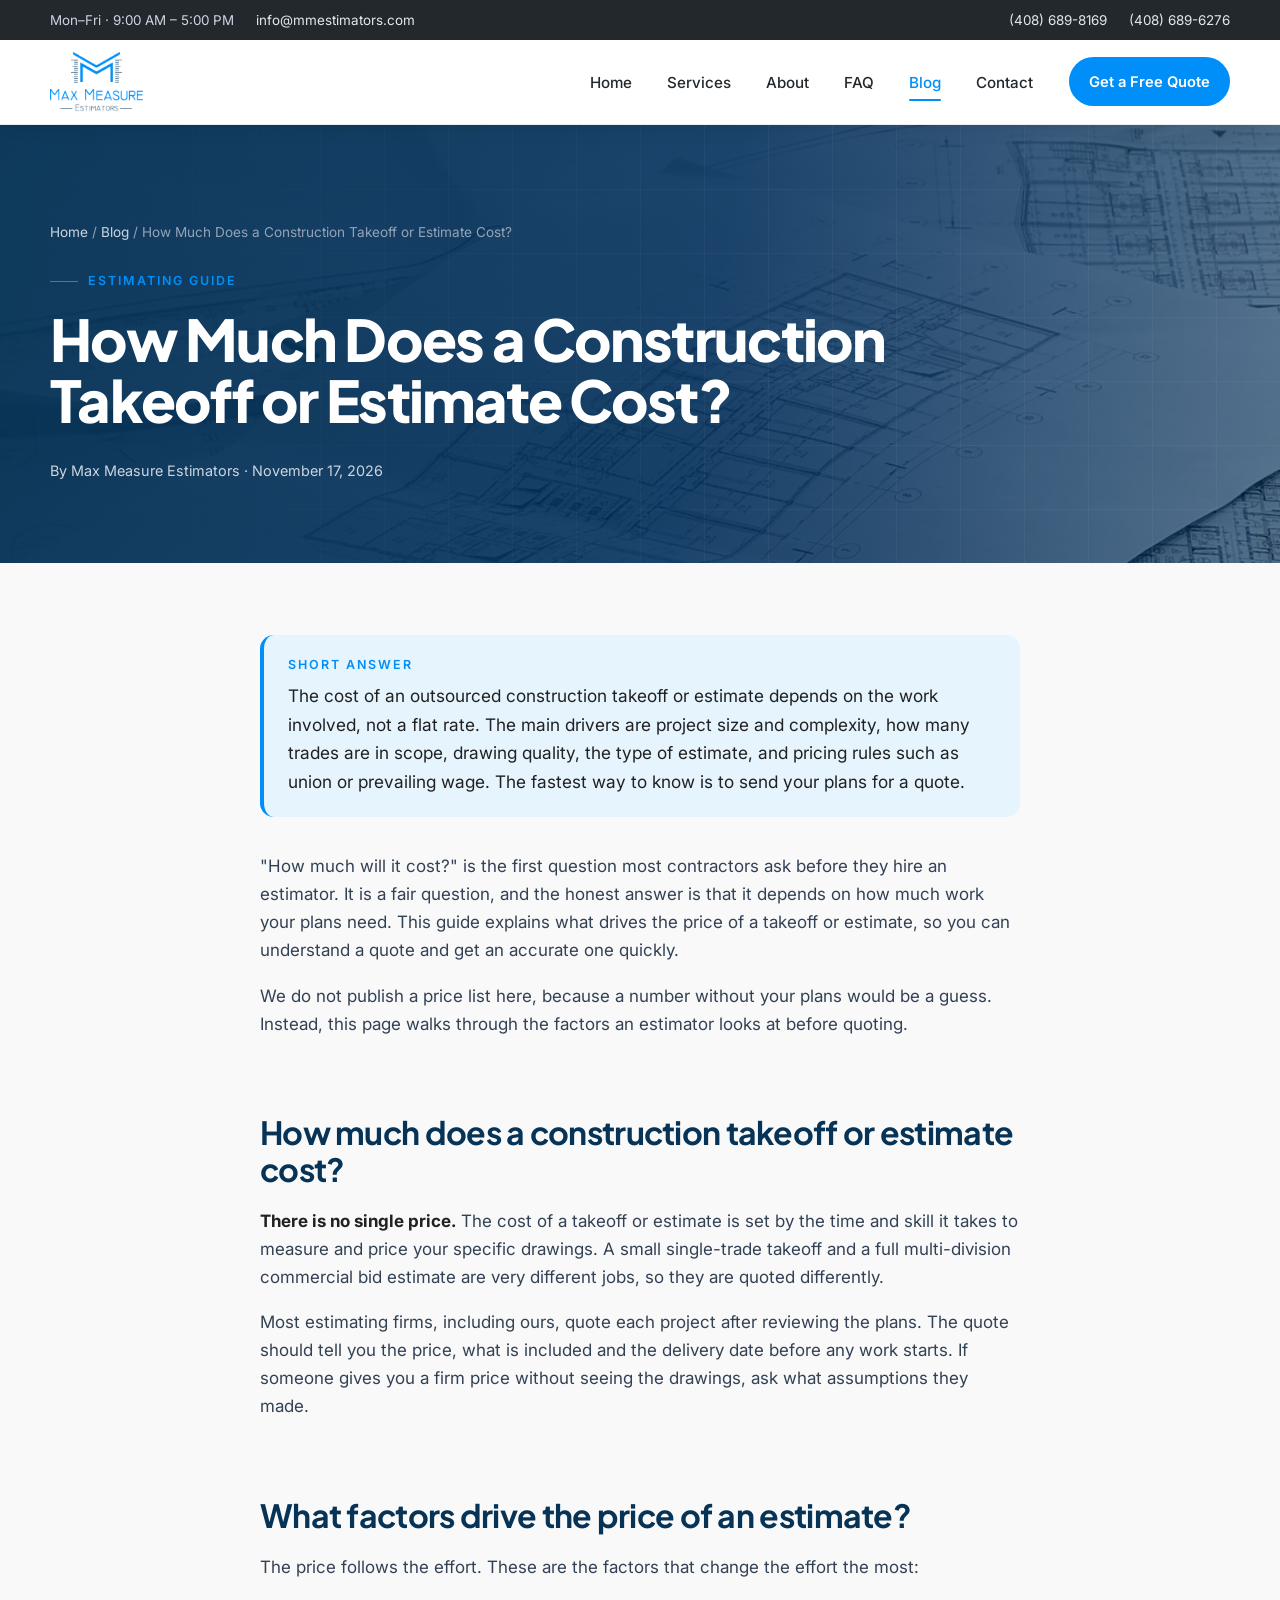
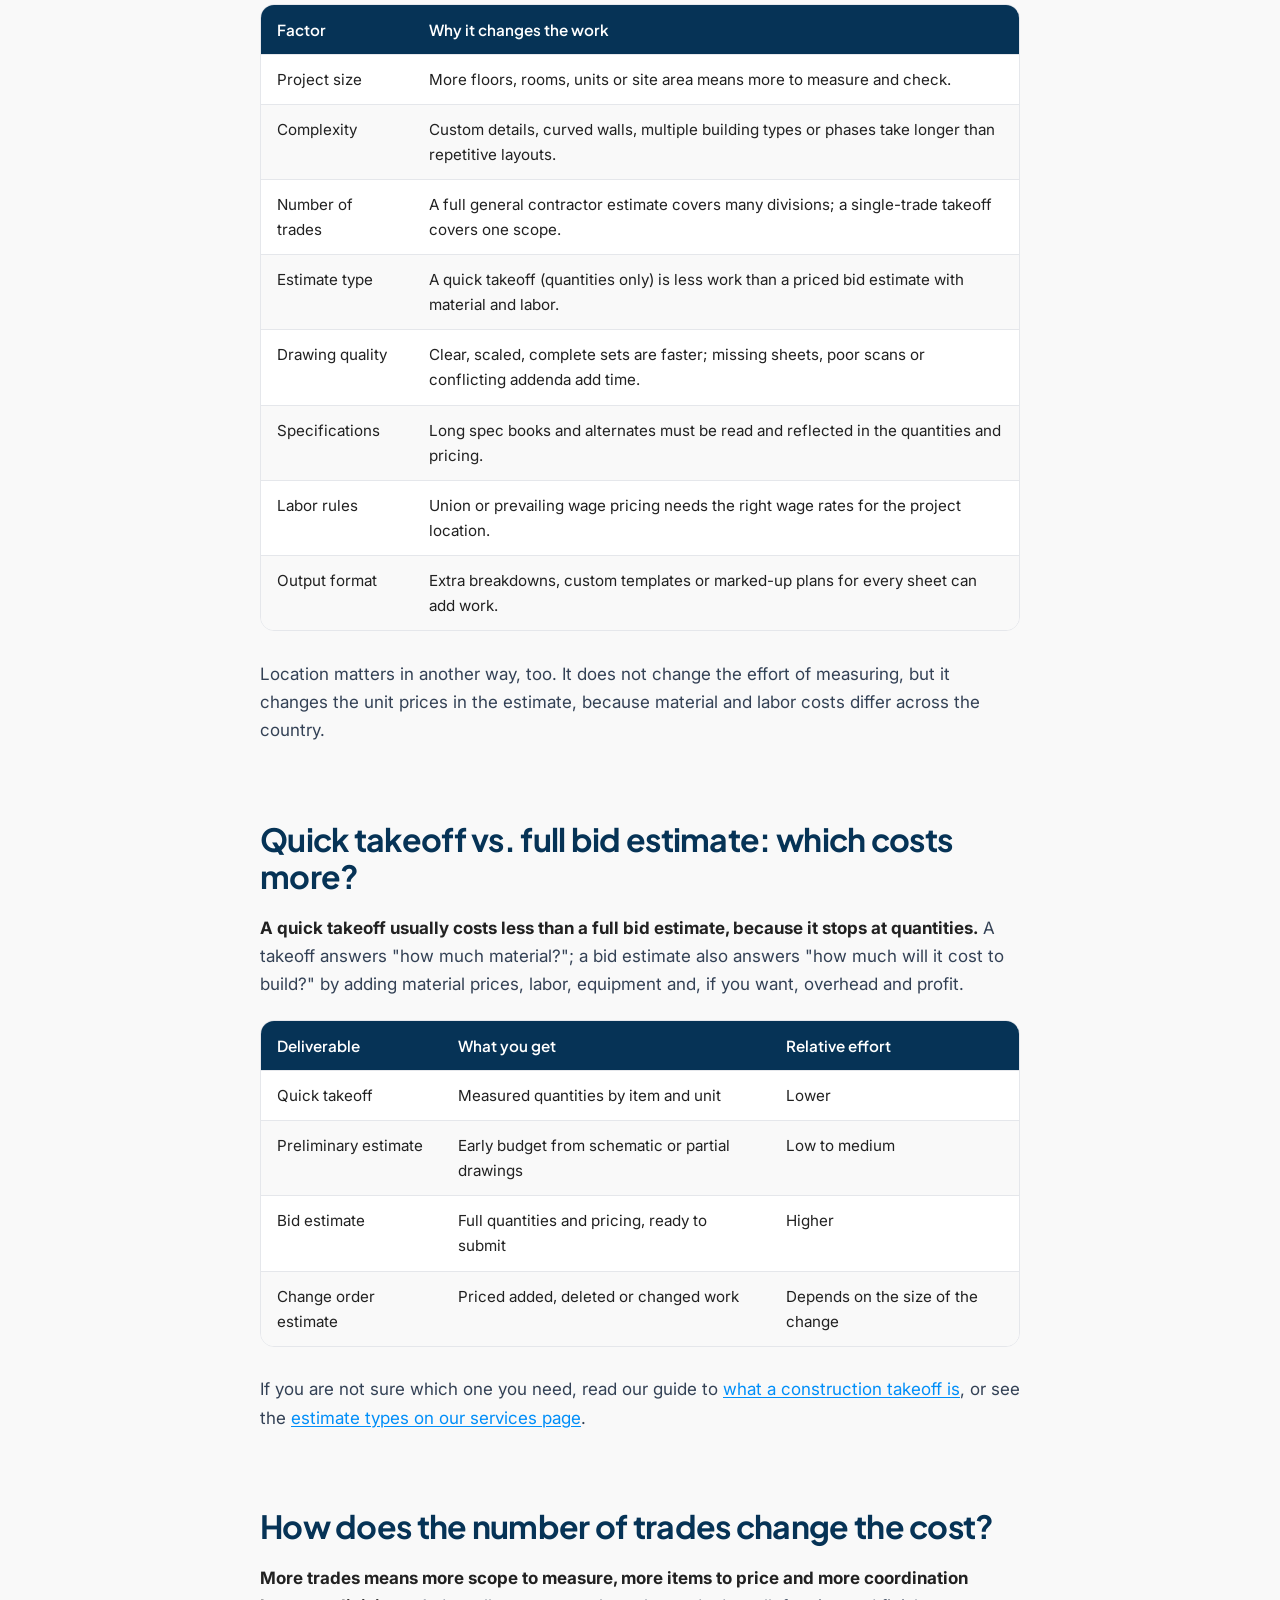
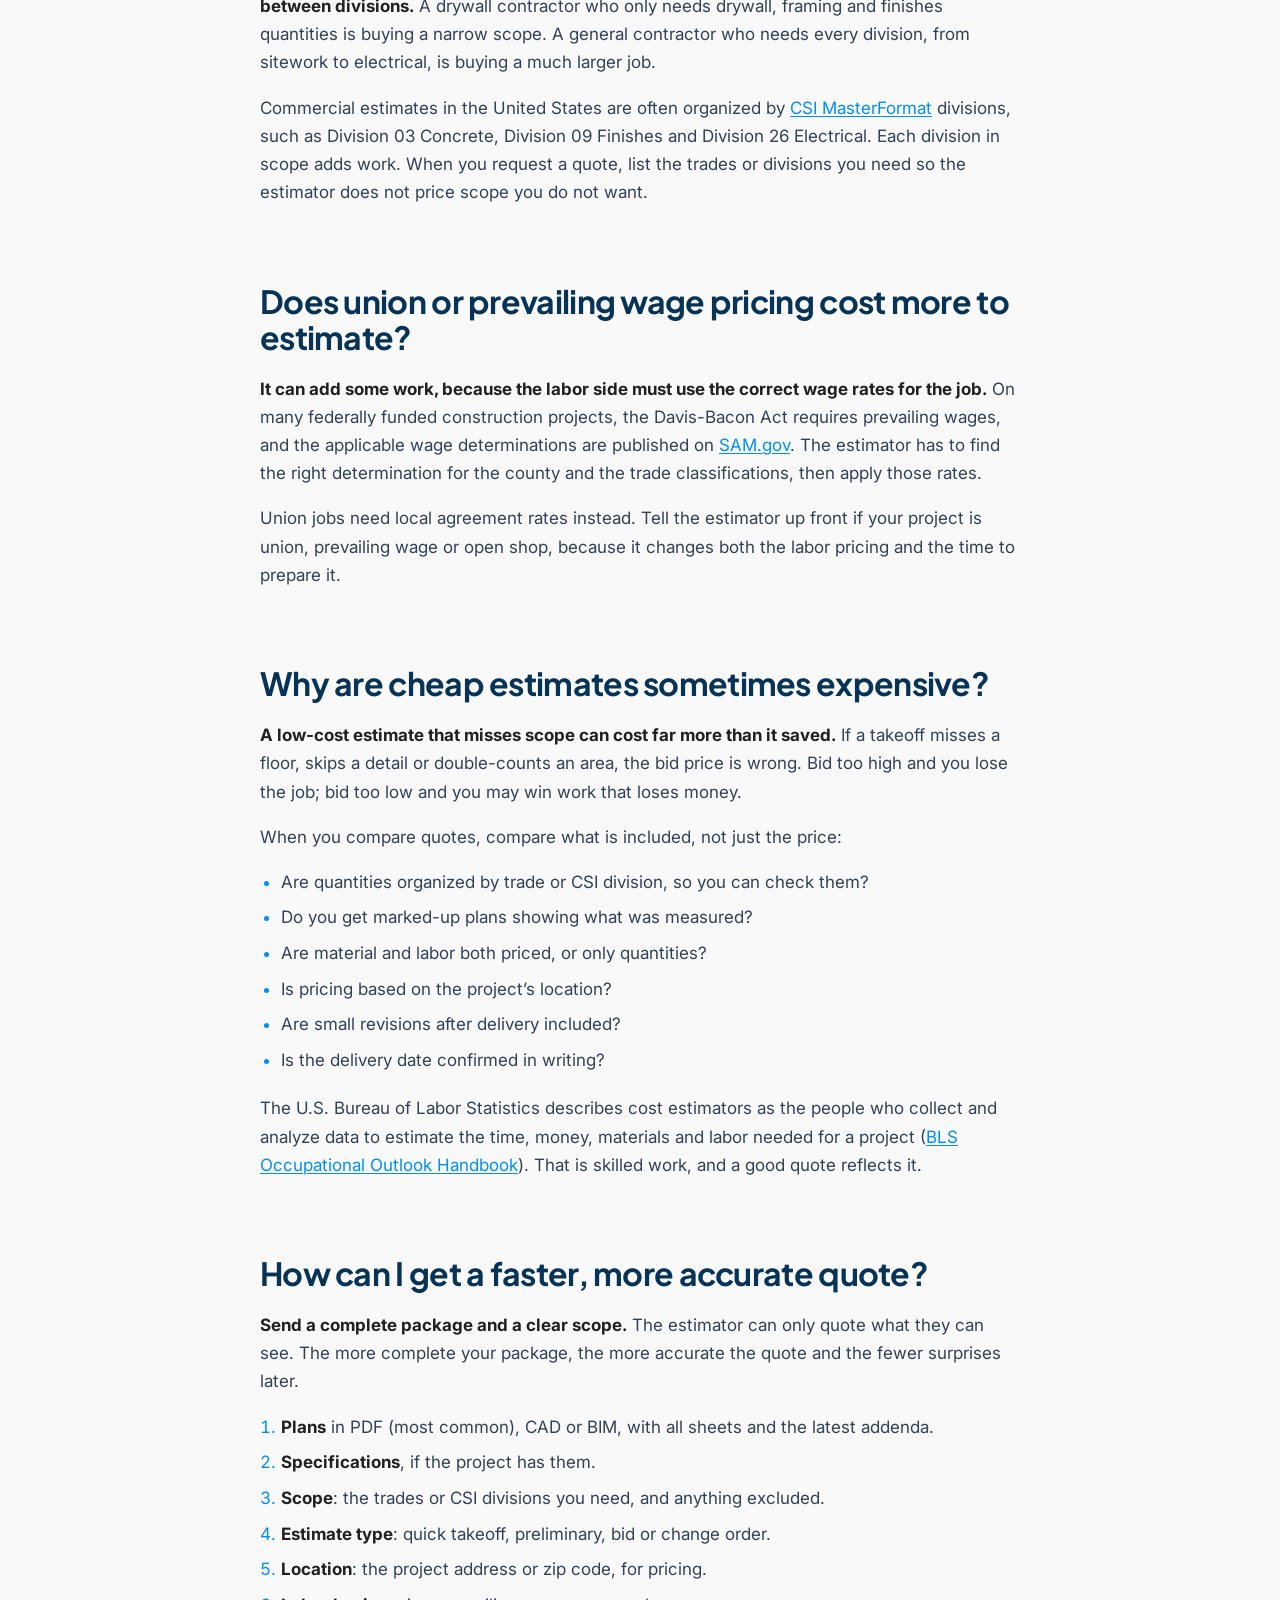
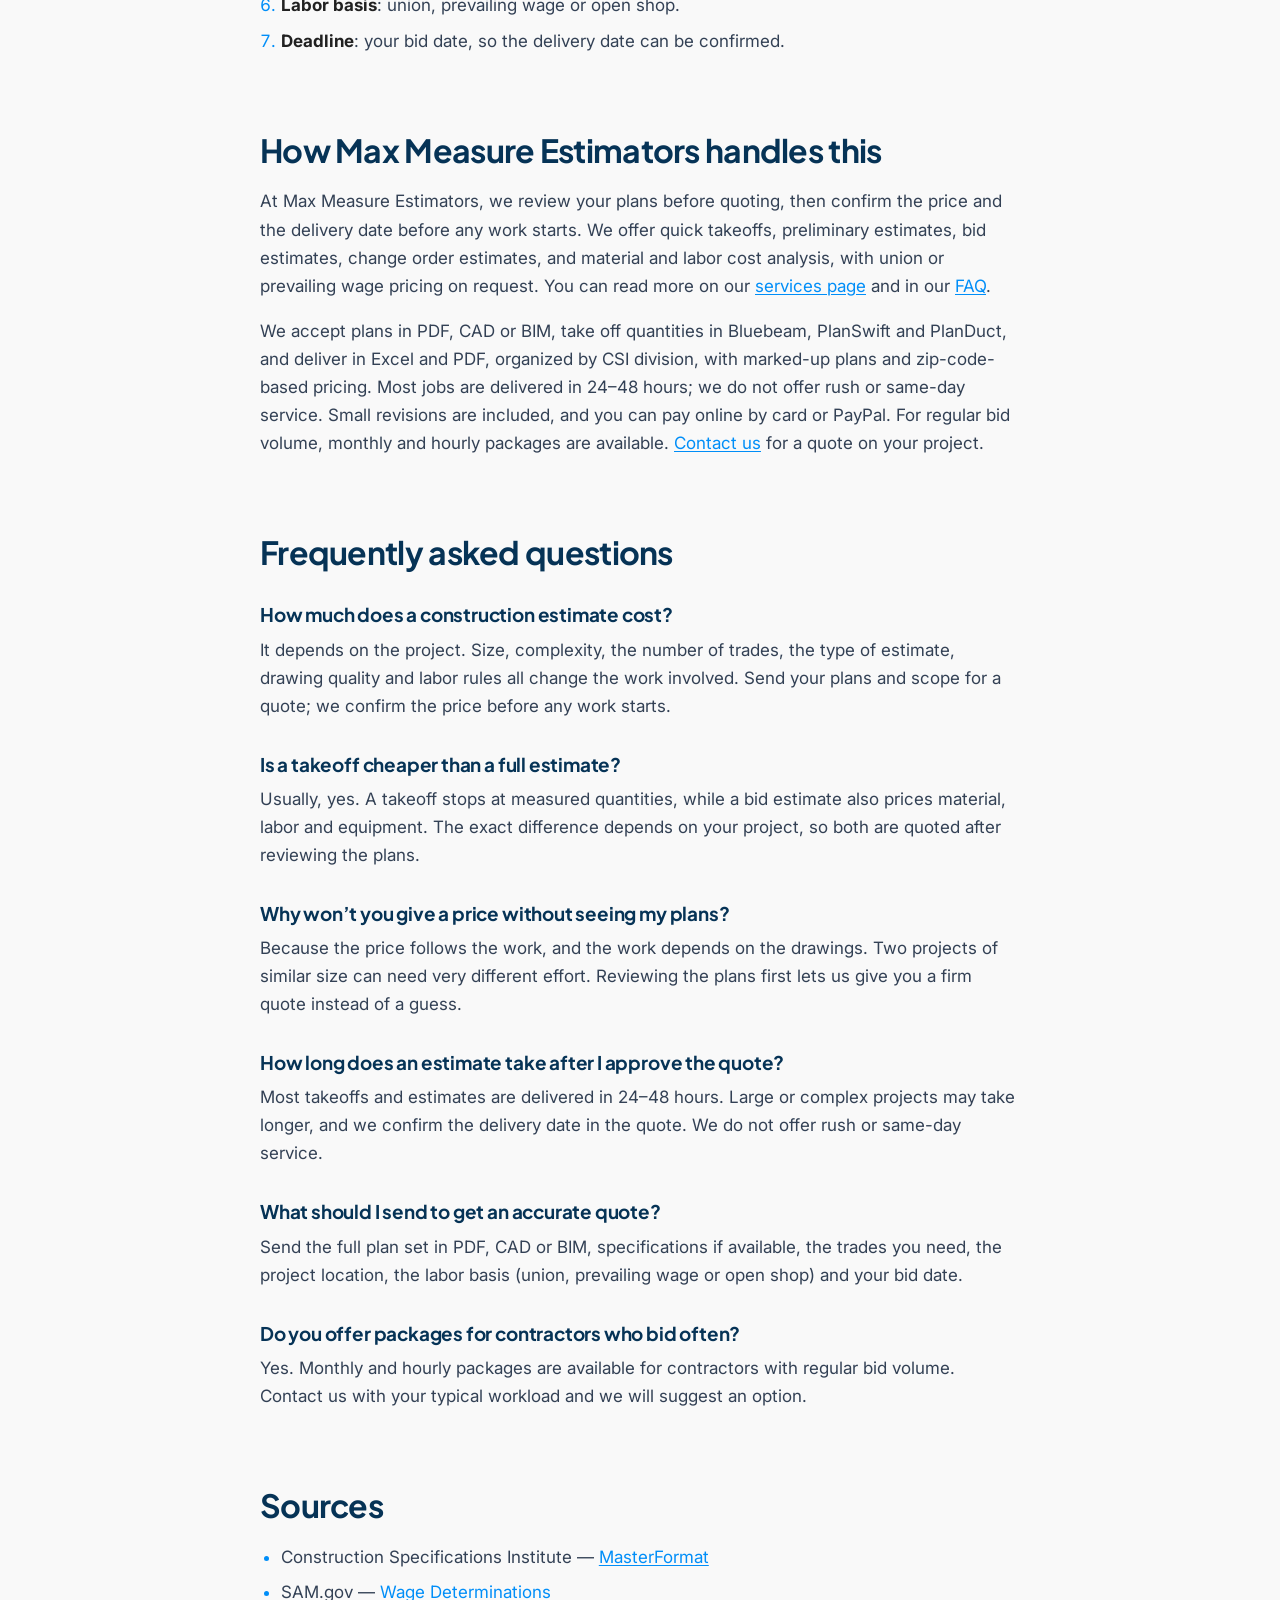
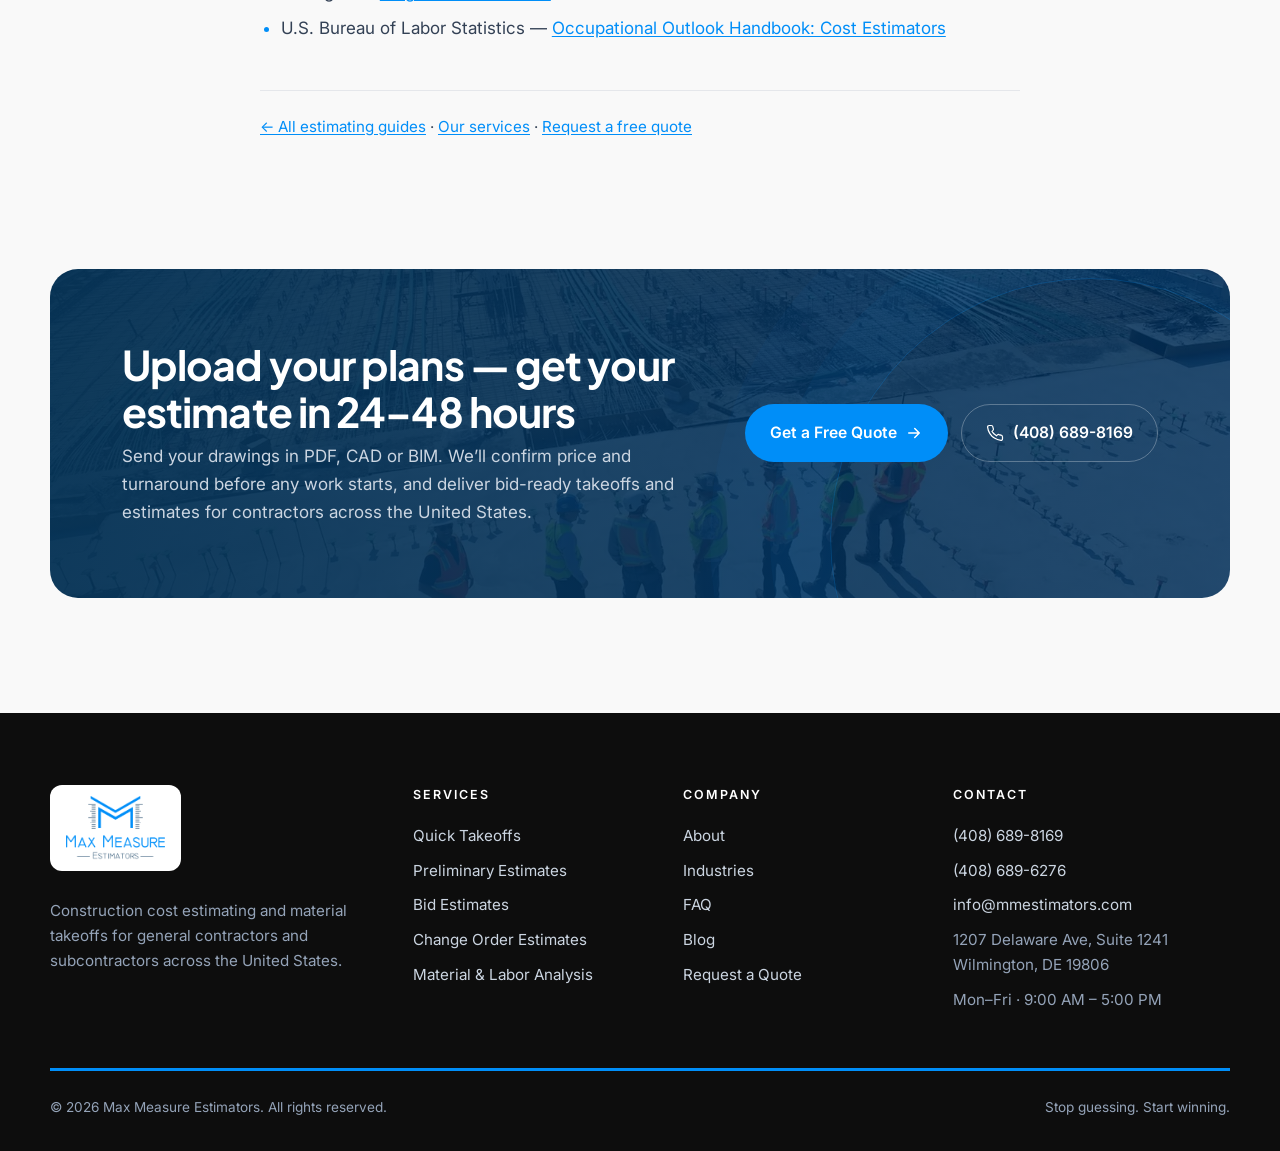
<file: blog/construction-estimate-cost.html>
<!doctype html>
<html lang="en" class="no-js">
<head>
<meta charset="utf-8">
<meta name="robots" content="noindex, nofollow">
<meta name="viewport" content="width=device-width, initial-scale=1">
<title>How Much Does a Construction Takeoff or Estimate Cost? | Max Measure Estimators</title>
<meta name="description" content="What drives the price of an outsourced construction takeoff or estimate: project size, scope, trades, drawing quality, estimate type and labor rules.">
<meta name="theme-color" content="#008ef8">
<meta property="og:title" content="How Much Does a Construction Takeoff or Estimate Cost? | Max Measure Estimators">
<meta property="og:description" content="What drives the price of an outsourced construction takeoff or estimate: project size, scope, trades, drawing quality, estimate type and labor rules.">
<meta property="og:type" content="article">
<meta property="og:site_name" content="Max Measure Estimators">
<meta property="og:url" content="https://www.mmestimators.com/blog/construction-estimate-cost">
<meta property="og:image" content="https://www.mmestimators.com/assets/images/og-default.jpg">
<meta property="og:image:width" content="1200">
<meta property="og:image:height" content="630">
<meta name="twitter:card" content="summary_large_image">
<meta name="twitter:title" content="How Much Does a Construction Takeoff or Estimate Cost? | Max Measure Estimators">
<meta name="twitter:description" content="What drives the price of an outsourced construction takeoff or estimate: project size, scope, trades, drawing quality, estimate type and labor rules.">
<meta name="twitter:image" content="https://www.mmestimators.com/assets/images/og-default.jpg">

<link rel="icon" href="/assets/favicon-32x32.png" sizes="32x32">
<link rel="icon" href="/assets/favicon-192x192.png" sizes="192x192">
<link rel="apple-touch-icon" href="/assets/favicon-180x180.png">
<link rel="preconnect" href="https://fonts.googleapis.com">
<link rel="preconnect" href="https://fonts.gstatic.com" crossorigin>
<link href="https://fonts.googleapis.com/css2?family=Plus+Jakarta+Sans:wght@500;600;700;800&family=Inter:wght@400;500;600&display=swap" rel="stylesheet">
<link rel="stylesheet" href="/assets/styles.css">
<script defer src="/assets/main.js"></script>
<script type="application/ld+json">{"@context":"https://schema.org","@type":["Organization","ProfessionalService"],"@id":"https://www.mmestimators.com/#organization","name":"Max Measure Estimators","url":"https://www.mmestimators.com/","logo":"https://www.mmestimators.com/assets/logo-480.png","image":"https://www.mmestimators.com/assets/images/og-default.jpg","email":"info@mmestimators.com","telephone":["+1-408-689-8169","+1-408-689-6276"],"address":{"@type":"PostalAddress","streetAddress":"1207 Delaware Ave, Suite 1241","addressLocality":"Wilmington","addressRegion":"DE","postalCode":"19806","addressCountry":"US"},"openingHoursSpecification":{"@type":"OpeningHoursSpecification","dayOfWeek":["Monday","Tuesday","Wednesday","Thursday","Friday"],"opens":"09:00","closes":"17:00"},"areaServed":{"@type":"Country","name":"United States"},"sameAs":["https://www.google.com/maps?cid=11040469430306412599"],"description":"Construction cost estimating and material takeoffs for general contractors and subcontractors across the USA. Bid-ready estimates in 24-48 hours."}</script>
<script type="application/ld+json">[{"@context":"https://schema.org","@type":"Service","@id":"https://www.mmestimators.com/services#takeoffs","name":"Quick Takeoffs","description":"Accurate quantity takeoffs for every trade — measured from your plans, organised by CSI division and ready to price.","url":"https://www.mmestimators.com/services#takeoffs","provider":{"@id":"https://www.mmestimators.com/#organization"},"areaServed":{"@type":"Country","name":"United States"}},{"@context":"https://schema.org","@type":"Service","@id":"https://www.mmestimators.com/services#preliminary","name":"Preliminary Estimates","description":"Early-stage budgets from schematic or partial drawings so owners and builders can decide with numbers, not hunches.","url":"https://www.mmestimators.com/services#preliminary","provider":{"@id":"https://www.mmestimators.com/#organization"},"areaServed":{"@type":"Country","name":"United States"}},{"@context":"https://schema.org","@type":"Service","@id":"https://www.mmestimators.com/services#bid","name":"Bid Estimates","description":"Complete, bid-ready estimates with material, labor and pricing — built to hit your submission deadline.","url":"https://www.mmestimators.com/services#bid","provider":{"@id":"https://www.mmestimators.com/#organization"},"areaServed":{"@type":"Country","name":"United States"}},{"@context":"https://schema.org","@type":"Service","@id":"https://www.mmestimators.com/services#change-orders","name":"Change Order Estimates","description":"Fast, defensible pricing for scope changes, so modifications are documented and paid for correctly.","url":"https://www.mmestimators.com/services#change-orders","provider":{"@id":"https://www.mmestimators.com/#organization"},"areaServed":{"@type":"Country","name":"United States"}},{"@context":"https://schema.org","@type":"Service","@id":"https://www.mmestimators.com/services#cost-analysis","name":"Material & Labor Cost Analysis","description":"An in-depth breakdown of material and labor costs, adjusted to your project’s location and labor conditions.","url":"https://www.mmestimators.com/services#cost-analysis","provider":{"@id":"https://www.mmestimators.com/#organization"},"areaServed":{"@type":"Country","name":"United States"}}]</script>
<script type="application/ld+json">{"@context":"https://schema.org","@type":"Article","@id":"https://www.mmestimators.com/blog/construction-estimate-cost#article","headline":"How Much Does a Construction Takeoff or Estimate Cost?","description":"What drives the price of an outsourced construction takeoff or estimate: project size, scope, trades, drawing quality, estimate type and labor rules.","url":"https://www.mmestimators.com/blog/construction-estimate-cost","mainEntityOfPage":{"@type":"WebPage","@id":"https://www.mmestimators.com/blog/construction-estimate-cost"},"datePublished":"2026-11-17","dateModified":"2026-11-17","author":{"@type":"Organization","@id":"https://www.mmestimators.com/#organization","name":"Max Measure Estimators","url":"https://www.mmestimators.com/"},"publisher":{"@type":"Organization","@id":"https://www.mmestimators.com/#organization","name":"Max Measure Estimators","url":"https://www.mmestimators.com/","logo":{"@type":"ImageObject","url":"https://www.mmestimators.com/assets/logo-480.png"}},"image":"https://www.mmestimators.com/assets/images/og-default.jpg","inLanguage":"en-US","wordCount":1463,"abstract":"The cost of an outsourced construction takeoff or estimate depends on the work involved, not a flat rate. The main drivers are project size and complexity, how many trades are in scope, drawing quality, the type of estimate, and pricing rules such as union or prevailing wage. The fastest way to know is to send your plans for a quote."}</script>
<script type="application/ld+json">{"@context":"https://schema.org","@type":"BreadcrumbList","itemListElement":[{"@type":"ListItem","position":1,"name":"Home","item":"https://www.mmestimators.com/"},{"@type":"ListItem","position":2,"name":"Blog","item":"https://www.mmestimators.com/blog"},{"@type":"ListItem","position":3,"name":"How Much Does a Construction Takeoff or Estimate Cost?","item":"https://www.mmestimators.com/blog/construction-estimate-cost"}]}</script>
<script type="application/ld+json">{"@context":"https://schema.org","@type":"FAQPage","@id":"https://www.mmestimators.com/blog/construction-estimate-cost#faq","mainEntity":[{"@type":"Question","name":"How much does a construction estimate cost?","acceptedAnswer":{"@type":"Answer","text":"It depends on the project. Size, complexity, the number of trades, the type of estimate, drawing quality and labor rules all change the work involved. Send your plans and scope for a quote; we confirm the price before any work starts."}},{"@type":"Question","name":"Is a takeoff cheaper than a full estimate?","acceptedAnswer":{"@type":"Answer","text":"Usually, yes. A takeoff stops at measured quantities, while a bid estimate also prices material, labor and equipment. The exact difference depends on your project, so both are quoted after reviewing the plans."}},{"@type":"Question","name":"Why won't you give a price without seeing my plans?","acceptedAnswer":{"@type":"Answer","text":"Because the price follows the work, and the work depends on the drawings. Two projects of similar size can need very different effort. Reviewing the plans first lets us give you a firm quote instead of a guess."}},{"@type":"Question","name":"How long does an estimate take after I approve the quote?","acceptedAnswer":{"@type":"Answer","text":"Most takeoffs and estimates are delivered in 24–48 hours. Large or complex projects may take longer, and we confirm the delivery date in the quote. We do not offer rush or same-day service."}},{"@type":"Question","name":"What should I send to get an accurate quote?","acceptedAnswer":{"@type":"Answer","text":"Send the full plan set in PDF, CAD or BIM, specifications if available, the trades you need, the project location, the labor basis (union, prevailing wage or open shop) and your bid date."}},{"@type":"Question","name":"Do you offer packages for contractors who bid often?","acceptedAnswer":{"@type":"Answer","text":"Yes. Monthly and hourly packages are available for contractors with regular bid volume. Contact us with your typical workload and we will suggest an option."}}]}</script>
<meta property="article:published_time" content="2026-11-17">
<meta property="article:modified_time" content="2026-11-17">
<link rel="stylesheet" href="/assets/blog.css">
</head>
<body>
<a class="skip" href="#main">Skip to content</a>
<div class="topbar"><div class="container">
  <div class="group"><span class="hide-sm">Mon–Fri · 9:00 AM – 5:00 PM</span><a href="mailto:info@mmestimators.com">info@mmestimators.com</a></div>
  <div class="group"><a href="tel:+14086898169">(408) 689-8169</a><a class="hide-sm" href="tel:+14086896276">(408) 689-6276</a></div>
</div></div>
<header class="site-header">
  <nav class="container nav" aria-label="Primary">
    <a class="brand" href="/" aria-label="Max Measure Estimators — home">
      <img class="brand-logo" src="/assets/logo-480.png" alt="Max Measure Estimators" width="93" height="60">
    </a>
    <button class="nav-toggle" aria-expanded="false" aria-controls="nav-menu" aria-label="Open menu"><svg viewBox="0 0 24 24" fill="none" stroke="currentColor" stroke-width="2" stroke-linecap="round" stroke-linejoin="round" aria-hidden="true"><path d="M4 7h16M4 12h16M4 17h16"/></svg></button>
    <div class="nav-menu" id="nav-menu">
      <ul class="nav-links"><li><a href="/">Home</a></li><li><a href="/services">Services</a></li><li><a href="/about">About</a></li><li><a href="/faq">FAQ</a></li><li><a href="/blog" aria-current="page">Blog</a></li><li><a href="/contact">Contact</a></li></ul>
      <a class="btn btn-gold nav-cta" href="/contact#quote-form">Get a Free Quote</a>
    </div>
  </nav>
</header>
<main id="main">

<section class="page-hero post-hero" style="--bg:url(/assets/images/page-blueprints.webp)"><div class="container">
  <p class="crumbs"><a href="/">Home</a> / <a href="/blog">Blog</a> / How Much Does a Construction Takeoff or Estimate Cost?</p>
  <span class="eyebrow" style="color:var(--gold)">Estimating guide</span>
  <h1>How Much Does a Construction Takeoff or Estimate Cost?</h1>
  <p class="post-meta">By Max Measure Estimators · <time datetime="2026-11-17">November 17, 2026</time></p>
</div></section>
<section class="section post-section"><div class="container">
  <article class="prose">
    <div class="answer-box"><p class="answer-label">Short answer</p><p>The cost of an outsourced construction takeoff or estimate depends on the work involved, not a flat rate. The main drivers are project size and complexity, how many trades are in scope, drawing quality, the type of estimate, and pricing rules such as union or prevailing wage. The fastest way to know is to send your plans for a quote.</p></div>
<p>&quot;How much will it cost?&quot; is the first question most contractors ask before they hire an estimator. It is a fair question, and the honest answer is that it depends on how much work your plans need. This guide explains what drives the price of a takeoff or estimate, so you can understand a quote and get an accurate one quickly.</p>
<p>We do not publish a price list here, because a number without your plans would be a guess. Instead, this page walks through the factors an estimator looks at before quoting.</p>
<h2 id="how-much-does-a-construction-takeoff-or-estimate-cost">How much does a construction takeoff or estimate cost?</h2>
<p><strong>There is no single price.</strong> The cost of a takeoff or estimate is set by the time and skill it takes to measure and price your specific drawings. A small single-trade takeoff and a full multi-division commercial bid estimate are very different jobs, so they are quoted differently.</p>
<p>Most estimating firms, including ours, quote each project after reviewing the plans. The quote should tell you the price, what is included and the delivery date before any work starts. If someone gives you a firm price without seeing the drawings, ask what assumptions they made.</p>
<h2 id="what-factors-drive-the-price-of-an-estimate">What factors drive the price of an estimate?</h2>
<p>The price follows the effort. These are the factors that change the effort the most:</p>
<div class="table-wrap"><table><thead><tr><th scope="col">Factor</th><th scope="col">Why it changes the work</th></tr></thead><tbody><tr><td>Project size</td><td>More floors, rooms, units or site area means more to measure and check.</td></tr><tr><td>Complexity</td><td>Custom details, curved walls, multiple building types or phases take longer than repetitive layouts.</td></tr><tr><td>Number of trades</td><td>A full general contractor estimate covers many divisions; a single-trade takeoff covers one scope.</td></tr><tr><td>Estimate type</td><td>A quick takeoff (quantities only) is less work than a priced bid estimate with material and labor.</td></tr><tr><td>Drawing quality</td><td>Clear, scaled, complete sets are faster; missing sheets, poor scans or conflicting addenda add time.</td></tr><tr><td>Specifications</td><td>Long spec books and alternates must be read and reflected in the quantities and pricing.</td></tr><tr><td>Labor rules</td><td>Union or prevailing wage pricing needs the right wage rates for the project location.</td></tr><tr><td>Output format</td><td>Extra breakdowns, custom templates or marked-up plans for every sheet can add work.</td></tr></tbody></table></div>
<p>Location matters in another way, too. It does not change the effort of measuring, but it changes the unit prices in the estimate, because material and labor costs differ across the country.</p>
<h2 id="quick-takeoff-vs-full-bid-estimate-which-costs-more">Quick takeoff vs. full bid estimate: which costs more?</h2>
<p><strong>A quick takeoff usually costs less than a full bid estimate, because it stops at quantities.</strong> A takeoff answers &quot;how much material?&quot;; a bid estimate also answers &quot;how much will it cost to build?&quot; by adding material prices, labor, equipment and, if you want, overhead and profit.</p>
<div class="table-wrap"><table><thead><tr><th scope="col">Deliverable</th><th scope="col">What you get</th><th scope="col">Relative effort</th></tr></thead><tbody><tr><td>Quick takeoff</td><td>Measured quantities by item and unit</td><td>Lower</td></tr><tr><td>Preliminary estimate</td><td>Early budget from schematic or partial drawings</td><td>Low to medium</td></tr><tr><td>Bid estimate</td><td>Full quantities and pricing, ready to submit</td><td>Higher</td></tr><tr><td>Change order estimate</td><td>Priced added, deleted or changed work</td><td>Depends on the size of the change</td></tr></tbody></table></div>
<p>If you are not sure which one you need, read our guide to <a href="/blog/what-is-a-construction-takeoff">what a construction takeoff is</a>, or see the <a href="/services">estimate types on our services page</a>.</p>
<h2 id="how-does-the-number-of-trades-change-the-cost">How does the number of trades change the cost?</h2>
<p><strong>More trades means more scope to measure, more items to price and more coordination between divisions.</strong> A drywall contractor who only needs drywall, framing and finishes quantities is buying a narrow scope. A general contractor who needs every division, from sitework to electrical, is buying a much larger job.</p>
<p>Commercial estimates in the United States are often organized by <a href="https://www.csiresources.org/standards/masterformat" rel="noopener" target="_blank">CSI MasterFormat</a> divisions, such as Division 03 Concrete, Division 09 Finishes and Division 26 Electrical. Each division in scope adds work. When you request a quote, list the trades or divisions you need so the estimator does not price scope you do not want.</p>
<h2 id="does-union-or-prevailing-wage-pricing-cost-more-to-estimate">Does union or prevailing wage pricing cost more to estimate?</h2>
<p><strong>It can add some work, because the labor side must use the correct wage rates for the job.</strong> On many federally funded construction projects, the Davis-Bacon Act requires prevailing wages, and the applicable wage determinations are published on <a href="https://sam.gov/content/wage-determinations" rel="noopener" target="_blank">SAM.gov</a>. The estimator has to find the right determination for the county and the trade classifications, then apply those rates.</p>
<p>Union jobs need local agreement rates instead. Tell the estimator up front if your project is union, prevailing wage or open shop, because it changes both the labor pricing and the time to prepare it.</p>
<h2 id="why-are-cheap-estimates-sometimes-expensive">Why are cheap estimates sometimes expensive?</h2>
<p><strong>A low-cost estimate that misses scope can cost far more than it saved.</strong> If a takeoff misses a floor, skips a detail or double-counts an area, the bid price is wrong. Bid too high and you lose the job; bid too low and you may win work that loses money.</p>
<p>When you compare quotes, compare what is included, not just the price:</p>
<ul><li>Are quantities organized by trade or CSI division, so you can check them?</li><li>Do you get marked-up plans showing what was measured?</li><li>Are material and labor both priced, or only quantities?</li><li>Is pricing based on the project’s location?</li><li>Are small revisions after delivery included?</li><li>Is the delivery date confirmed in writing?</li></ul>
<p>The U.S. Bureau of Labor Statistics describes cost estimators as the people who collect and analyze data to estimate the time, money, materials and labor needed for a project (<a href="https://www.bls.gov/ooh/business-and-financial/cost-estimators.htm" rel="noopener" target="_blank">BLS Occupational Outlook Handbook</a>). That is skilled work, and a good quote reflects it.</p>
<h2 id="how-can-i-get-a-faster-more-accurate-quote">How can I get a faster, more accurate quote?</h2>
<p><strong>Send a complete package and a clear scope.</strong> The estimator can only quote what they can see. The more complete your package, the more accurate the quote and the fewer surprises later.</p>
<ol><li><strong>Plans</strong> in PDF (most common), CAD or BIM, with all sheets and the latest addenda.</li><li><strong>Specifications</strong>, if the project has them.</li><li><strong>Scope</strong>: the trades or CSI divisions you need, and anything excluded.</li><li><strong>Estimate type</strong>: quick takeoff, preliminary, bid or change order.</li><li><strong>Location</strong>: the project address or zip code, for pricing.</li><li><strong>Labor basis</strong>: union, prevailing wage or open shop.</li><li><strong>Deadline</strong>: your bid date, so the delivery date can be confirmed.</li></ol>
<h2 id="how-max-measure-estimators-handles-this">How Max Measure Estimators handles this</h2>
<p>At Max Measure Estimators, we review your plans before quoting, then confirm the price and the delivery date before any work starts. We offer quick takeoffs, preliminary estimates, bid estimates, change order estimates, and material and labor cost analysis, with union or prevailing wage pricing on request. You can read more on our <a href="/services">services page</a> and in our <a href="/faq">FAQ</a>.</p>
<p>We accept plans in PDF, CAD or BIM, take off quantities in Bluebeam, PlanSwift and PlanDuct, and deliver in Excel and PDF, organized by CSI division, with marked-up plans and zip-code-based pricing. Most jobs are delivered in 24–48 hours; we do not offer rush or same-day service. Small revisions are included, and you can pay online by card or PayPal. For regular bid volume, monthly and hourly packages are available. <a href="/contact">Contact us</a> for a quote on your project.</p>
<h2 id="frequently-asked-questions">Frequently asked questions</h2>
<h3 id="how-much-does-a-construction-estimate-cost">How much does a construction estimate cost?</h3>
<p>It depends on the project. Size, complexity, the number of trades, the type of estimate, drawing quality and labor rules all change the work involved. Send your plans and scope for a quote; we confirm the price before any work starts.</p>
<h3 id="is-a-takeoff-cheaper-than-a-full-estimate">Is a takeoff cheaper than a full estimate?</h3>
<p>Usually, yes. A takeoff stops at measured quantities, while a bid estimate also prices material, labor and equipment. The exact difference depends on your project, so both are quoted after reviewing the plans.</p>
<h3 id="why-won-t-you-give-a-price-without-seeing-my-plans">Why won’t you give a price without seeing my plans?</h3>
<p>Because the price follows the work, and the work depends on the drawings. Two projects of similar size can need very different effort. Reviewing the plans first lets us give you a firm quote instead of a guess.</p>
<h3 id="how-long-does-an-estimate-take-after-i-approve-the-quote">How long does an estimate take after I approve the quote?</h3>
<p>Most takeoffs and estimates are delivered in 24–48 hours. Large or complex projects may take longer, and we confirm the delivery date in the quote. We do not offer rush or same-day service.</p>
<h3 id="what-should-i-send-to-get-an-accurate-quote">What should I send to get an accurate quote?</h3>
<p>Send the full plan set in PDF, CAD or BIM, specifications if available, the trades you need, the project location, the labor basis (union, prevailing wage or open shop) and your bid date.</p>
<h3 id="do-you-offer-packages-for-contractors-who-bid-often">Do you offer packages for contractors who bid often?</h3>
<p>Yes. Monthly and hourly packages are available for contractors with regular bid volume. Contact us with your typical workload and we will suggest an option.</p>
<h2 id="sources">Sources</h2>
<ul><li>Construction Specifications Institute — <a href="https://www.csiresources.org/standards/masterformat" rel="noopener" target="_blank">MasterFormat</a></li><li>SAM.gov — <a href="https://sam.gov/content/wage-determinations" rel="noopener" target="_blank">Wage Determinations</a></li><li>U.S. Bureau of Labor Statistics — <a href="https://www.bls.gov/ooh/business-and-financial/cost-estimators.htm" rel="noopener" target="_blank">Occupational Outlook Handbook: Cost Estimators</a></li></ul>
    <p class="post-back"><a href="/blog">← All estimating guides</a> · <a href="/services">Our services</a> · <a href="/contact">Request a free quote</a></p>
  </article>
</div></section>
<section class="section" style="padding-top:0"><div class="container">
  <div class="cta-band cta-photo reveal">
    <div><h2>Upload your plans — get your estimate in 24–48 hours</h2><p>Send your drawings in PDF, CAD or BIM. We’ll confirm price and turnaround before any work starts, and deliver bid-ready takeoffs and estimates for contractors across the United States.</p></div>
    <div class="actions"><a class="btn btn-gold" href="/contact#quote-form">Get a Free Quote <svg viewBox="0 0 24 24" fill="none" stroke="currentColor" stroke-width="2" stroke-linecap="round" stroke-linejoin="round" aria-hidden="true"><path d="M5 12h14M13 6l6 6-6 6"/></svg></a><a class="btn btn-ghost" href="tel:+14086898169"><svg viewBox="0 0 24 24" fill="none" stroke="currentColor" stroke-width="1.6" stroke-linecap="round" stroke-linejoin="round" aria-hidden="true"><path d="M22 16.9v3a2 2 0 0 1-2.2 2 19.8 19.8 0 0 1-8.6-3.1 19.5 19.5 0 0 1-6-6A19.8 19.8 0 0 1 2.1 4.2 2 2 0 0 1 4.1 2h3a2 2 0 0 1 2 1.7c.1.9.4 1.8.7 2.7a2 2 0 0 1-.5 2.1L8 9.8a16 16 0 0 0 6 6l1.3-1.3a2 2 0 0 1 2.1-.4c.9.3 1.8.6 2.7.7a2 2 0 0 1 1.7 2z"/></svg> (408) 689-8169</a></div>
  </div>
</div></section>
</main>
<footer class="site-footer">
  <div class="container">
    <div class="footer-grid">
      <div>
        <a class="footer-logo" href="/"><img src="/assets/logo-480.png" alt="Max Measure Estimators" width="99" height="64" loading="lazy"></a>
        <p>Construction cost estimating and material takeoffs for general contractors and subcontractors across the United States.</p>
      </div>
      <div><p class="footer-heading">Services</p><ul>
        <li><a href="/services#takeoffs">Quick Takeoffs</a></li>
        <li><a href="/services#preliminary">Preliminary Estimates</a></li>
        <li><a href="/services#bid">Bid Estimates</a></li>
        <li><a href="/services#change-orders">Change Order Estimates</a></li>
        <li><a href="/services#cost-analysis">Material &amp; Labor Analysis</a></li>
      </ul></div>
      <div><p class="footer-heading">Company</p><ul>
        <li><a href="/about">About</a></li>
        <li><a href="/services#industries">Industries</a></li>
        <li><a href="/faq">FAQ</a></li>
        <li><a href="/blog">Blog</a></li>
        <li><a href="/contact">Request a Quote</a></li>
      </ul></div>
      <div><p class="footer-heading">Contact</p><ul>
        <li><a href="tel:+14086898169">(408) 689-8169</a></li>
        <li><a href="tel:+14086896276">(408) 689-6276</a></li>
        <li><a href="mailto:info@mmestimators.com">info@mmestimators.com</a></li>
        <li>1207 Delaware Ave, Suite 1241<br>Wilmington, DE 19806</li>
        <li>Mon–Fri · 9:00 AM – 5:00 PM</li>
      </ul></div>
    </div>
    <div class="footer-bottom"><span>© <span data-year>2026</span> Max Measure Estimators. All rights reserved.</span><span>Stop guessing. Start winning.</span></div>
  </div>
</footer>
</body>
</html>
</file>
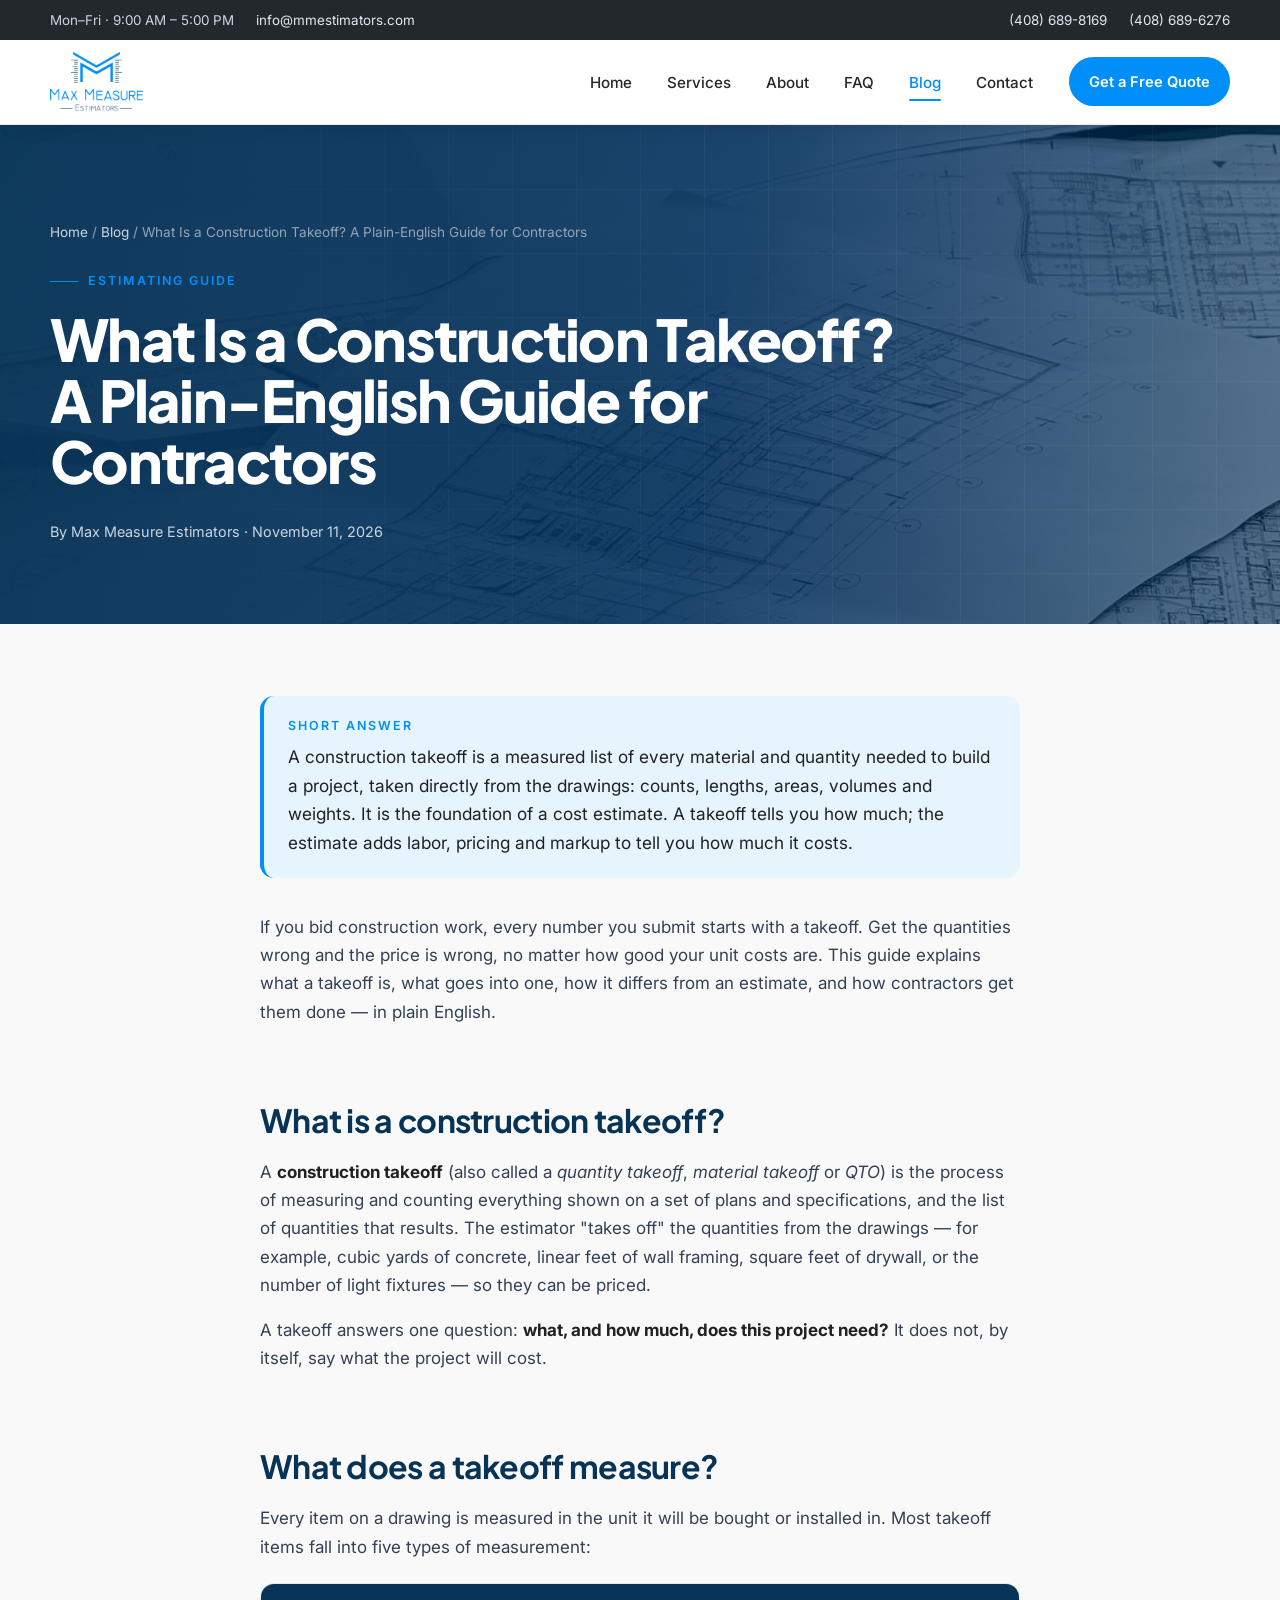
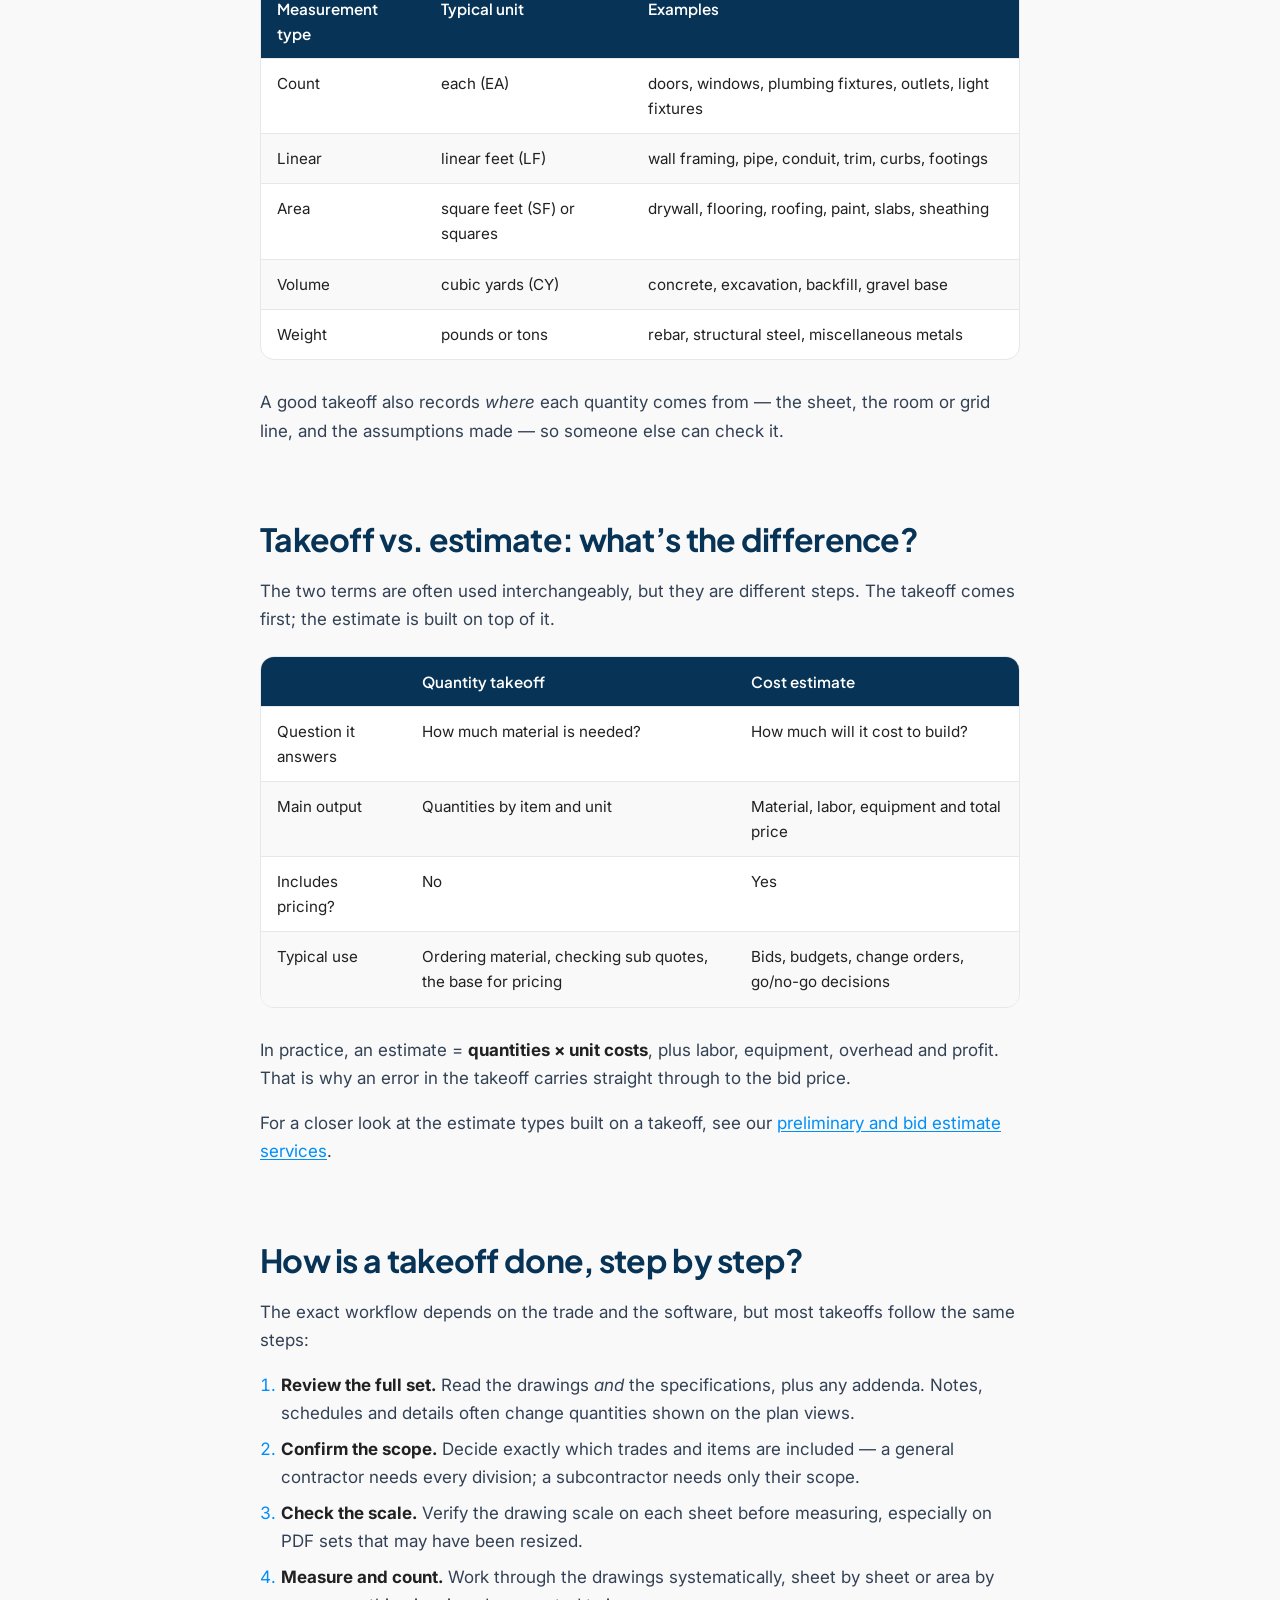
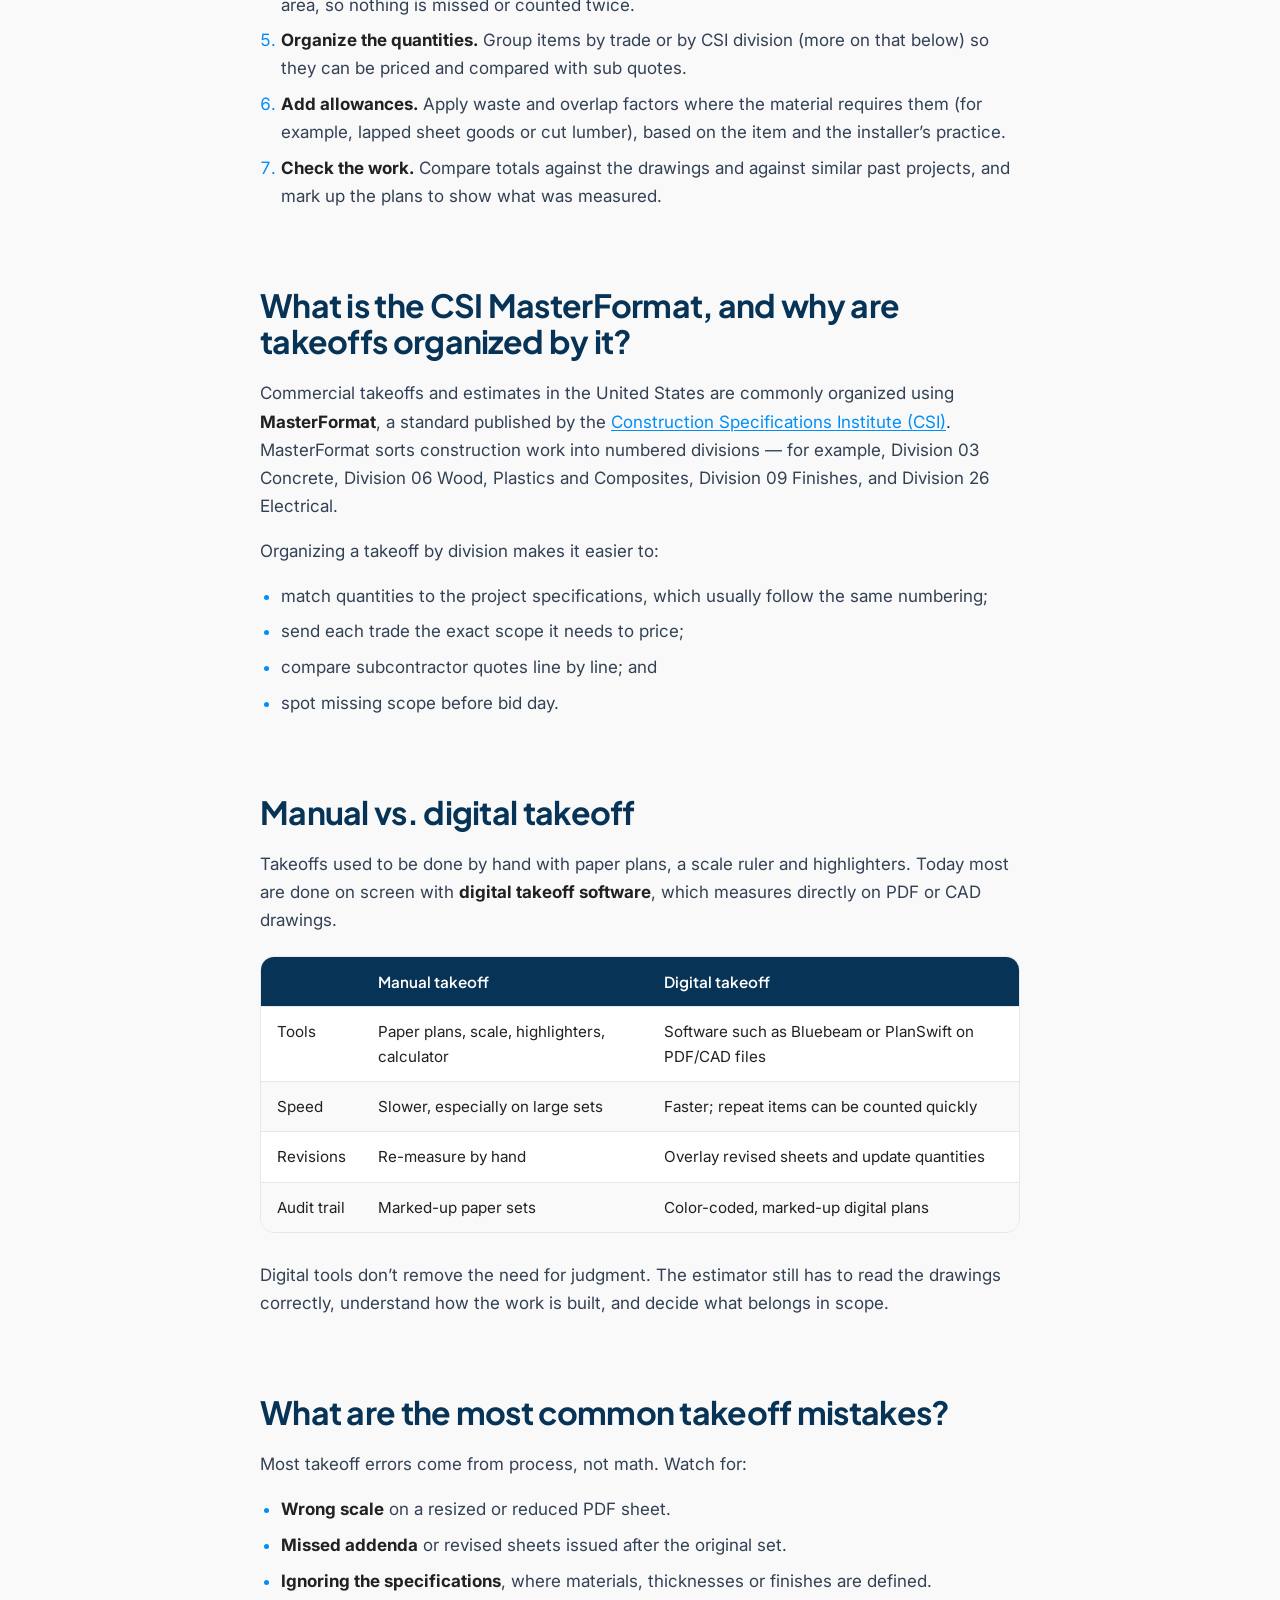
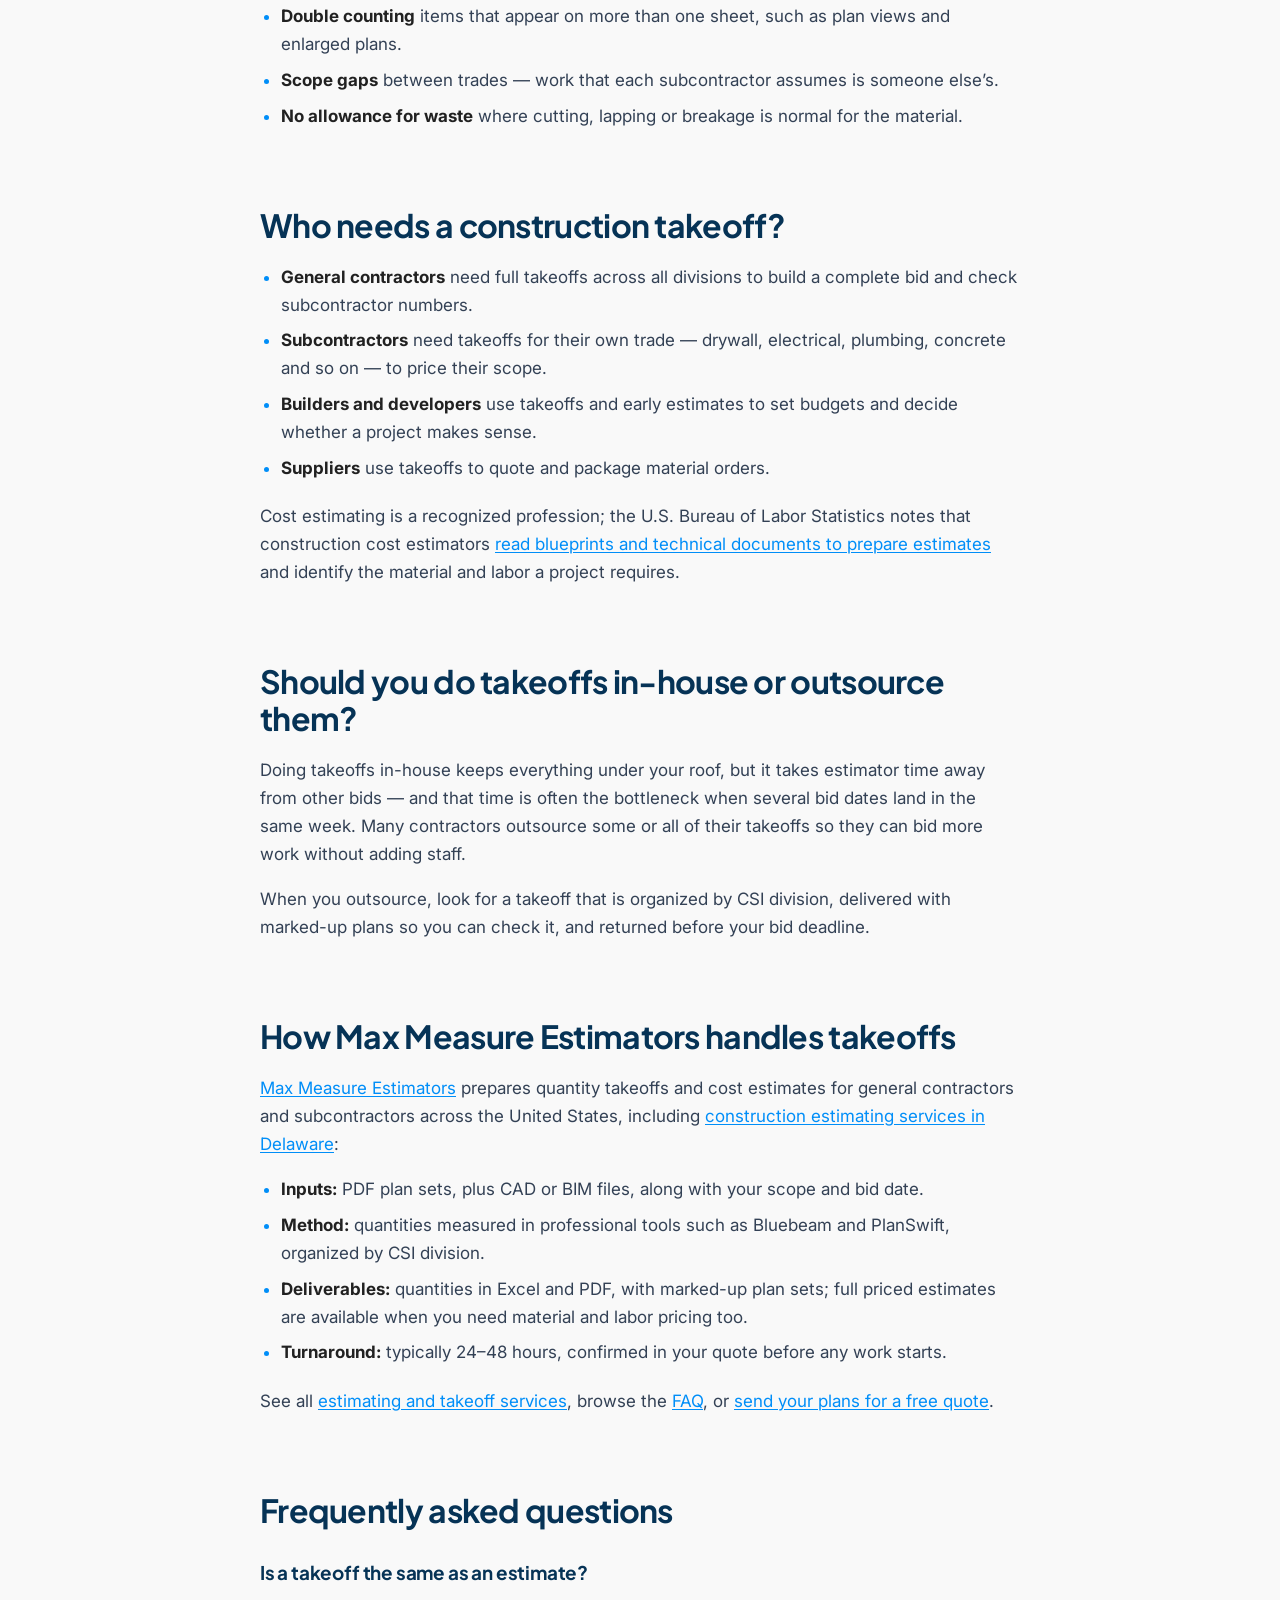
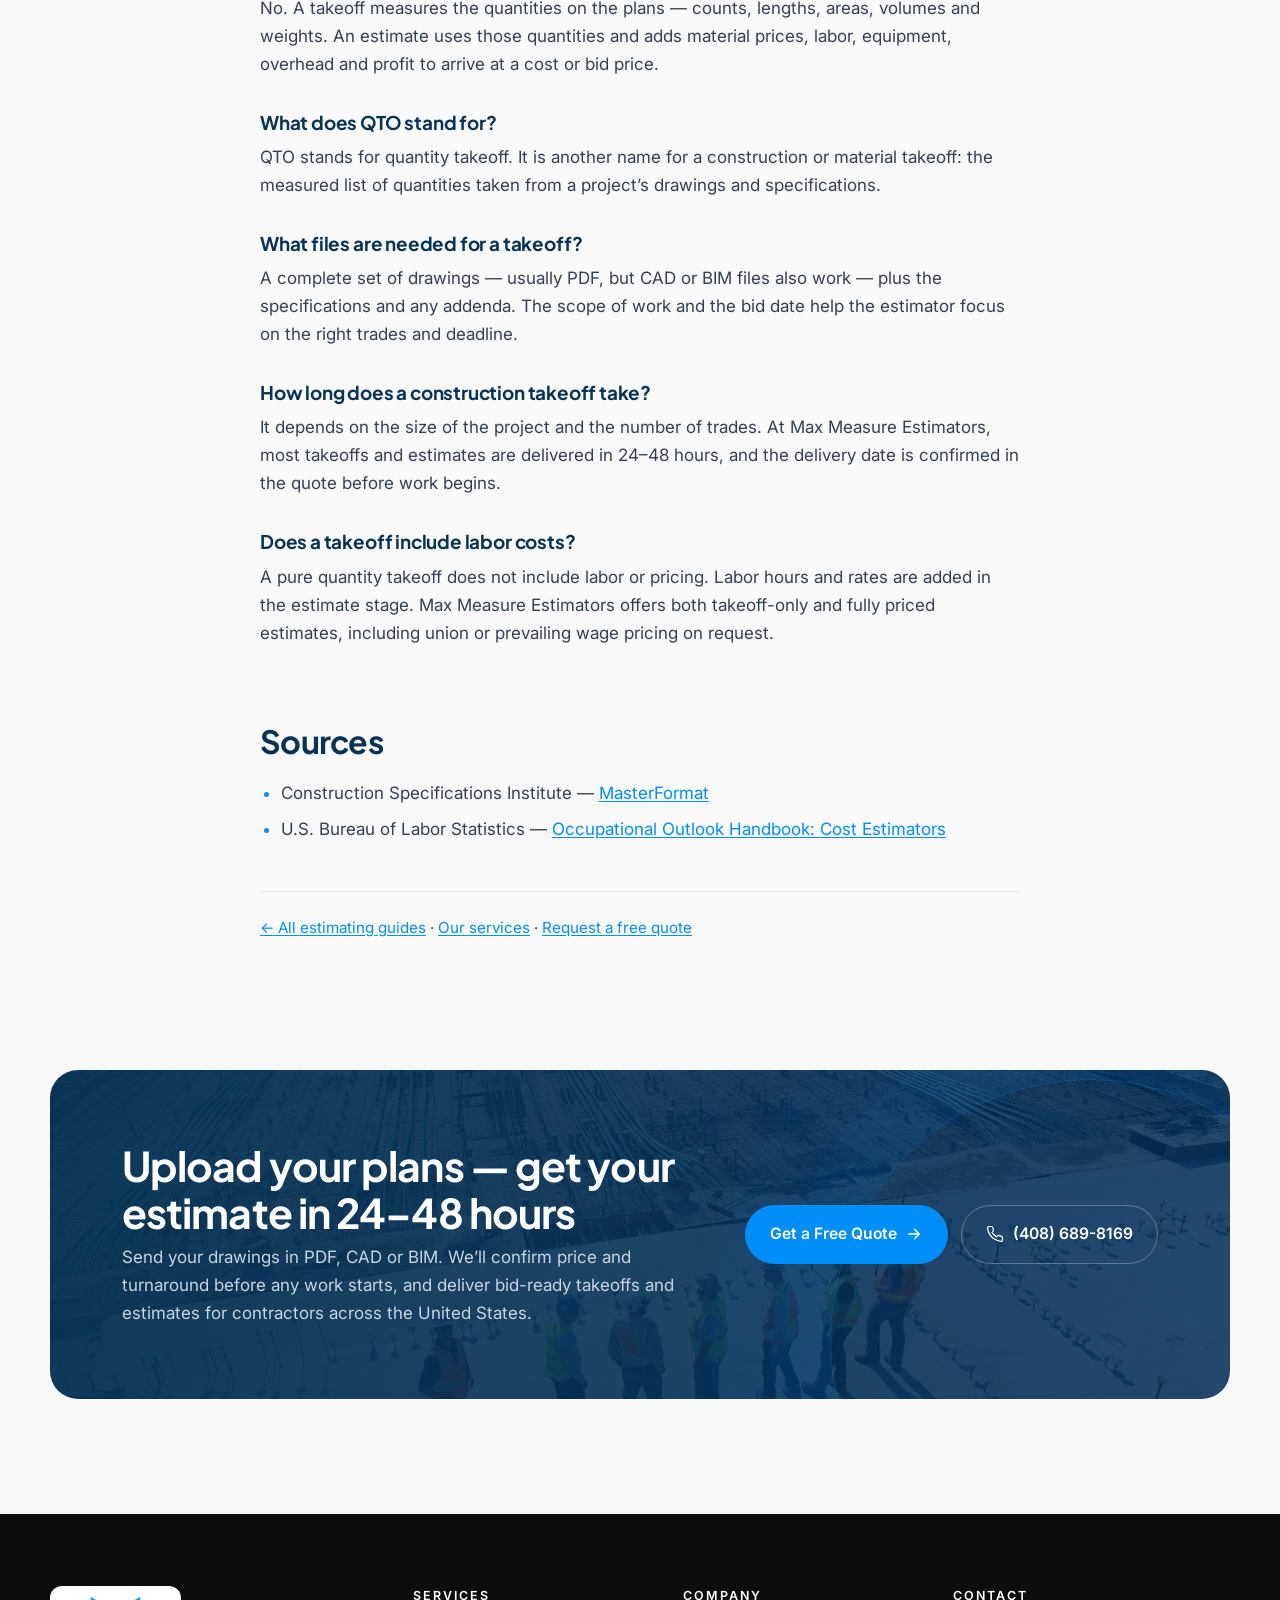
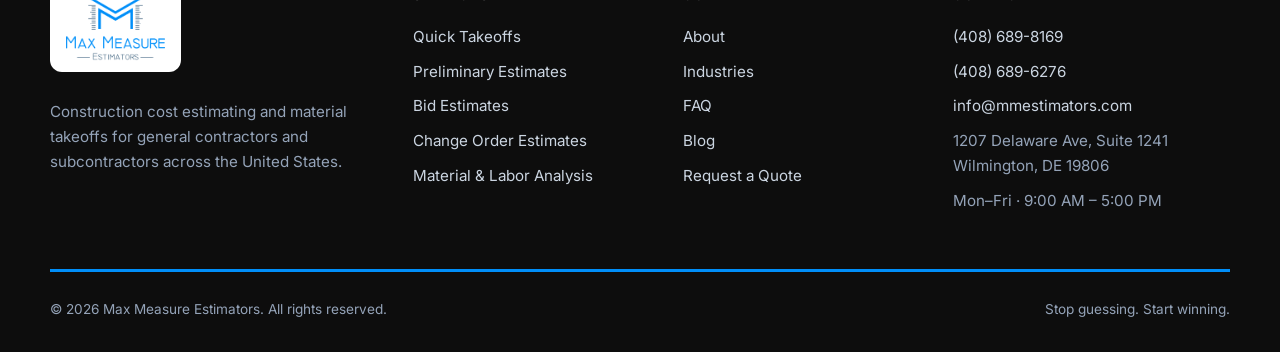
<file: blog/what-is-a-construction-takeoff.html>
<!doctype html>
<html lang="en" class="no-js">
<head>
<meta charset="utf-8">
<meta name="robots" content="noindex, nofollow">
<meta name="viewport" content="width=device-width, initial-scale=1">
<title>What Is a Construction Takeoff? A Plain-English Guide for Contractors | Max Measure Estimators</title>
<meta name="description" content="A construction takeoff is the measured list of materials and quantities on a set of plans. What it includes, how it differs from an estimate, and how it’s done.">
<meta name="theme-color" content="#008ef8">
<meta property="og:title" content="What Is a Construction Takeoff? A Plain-English Guide for Contractors | Max Measure Estimators">
<meta property="og:description" content="A construction takeoff is the measured list of materials and quantities on a set of plans. What it includes, how it differs from an estimate, and how it’s done.">
<meta property="og:type" content="article">
<meta property="og:site_name" content="Max Measure Estimators">
<meta property="og:url" content="https://www.mmestimators.com/blog/what-is-a-construction-takeoff">
<meta property="og:image" content="https://www.mmestimators.com/assets/images/og-default.jpg">
<meta property="og:image:width" content="1200">
<meta property="og:image:height" content="630">
<meta name="twitter:card" content="summary_large_image">
<meta name="twitter:title" content="What Is a Construction Takeoff? A Plain-English Guide for Contractors | Max Measure Estimators">
<meta name="twitter:description" content="A construction takeoff is the measured list of materials and quantities on a set of plans. What it includes, how it differs from an estimate, and how it’s done.">
<meta name="twitter:image" content="https://www.mmestimators.com/assets/images/og-default.jpg">

<link rel="icon" href="/assets/favicon-32x32.png" sizes="32x32">
<link rel="icon" href="/assets/favicon-192x192.png" sizes="192x192">
<link rel="apple-touch-icon" href="/assets/favicon-180x180.png">
<link rel="preconnect" href="https://fonts.googleapis.com">
<link rel="preconnect" href="https://fonts.gstatic.com" crossorigin>
<link href="https://fonts.googleapis.com/css2?family=Plus+Jakarta+Sans:wght@500;600;700;800&family=Inter:wght@400;500;600&display=swap" rel="stylesheet">
<link rel="stylesheet" href="/assets/styles.css">
<script defer src="/assets/main.js"></script>
<script type="application/ld+json">{"@context":"https://schema.org","@type":["Organization","ProfessionalService"],"@id":"https://www.mmestimators.com/#organization","name":"Max Measure Estimators","url":"https://www.mmestimators.com/","logo":"https://www.mmestimators.com/assets/logo-480.png","image":"https://www.mmestimators.com/assets/images/og-default.jpg","email":"info@mmestimators.com","telephone":["+1-408-689-8169","+1-408-689-6276"],"address":{"@type":"PostalAddress","streetAddress":"1207 Delaware Ave, Suite 1241","addressLocality":"Wilmington","addressRegion":"DE","postalCode":"19806","addressCountry":"US"},"openingHoursSpecification":{"@type":"OpeningHoursSpecification","dayOfWeek":["Monday","Tuesday","Wednesday","Thursday","Friday"],"opens":"09:00","closes":"17:00"},"areaServed":{"@type":"Country","name":"United States"},"sameAs":["https://www.google.com/maps?cid=11040469430306412599"],"description":"Construction cost estimating and material takeoffs for general contractors and subcontractors across the USA. Bid-ready estimates in 24-48 hours."}</script>
<script type="application/ld+json">[{"@context":"https://schema.org","@type":"Service","@id":"https://www.mmestimators.com/services#takeoffs","name":"Quick Takeoffs","description":"Accurate quantity takeoffs for every trade — measured from your plans, organised by CSI division and ready to price.","url":"https://www.mmestimators.com/services#takeoffs","provider":{"@id":"https://www.mmestimators.com/#organization"},"areaServed":{"@type":"Country","name":"United States"}},{"@context":"https://schema.org","@type":"Service","@id":"https://www.mmestimators.com/services#preliminary","name":"Preliminary Estimates","description":"Early-stage budgets from schematic or partial drawings so owners and builders can decide with numbers, not hunches.","url":"https://www.mmestimators.com/services#preliminary","provider":{"@id":"https://www.mmestimators.com/#organization"},"areaServed":{"@type":"Country","name":"United States"}},{"@context":"https://schema.org","@type":"Service","@id":"https://www.mmestimators.com/services#bid","name":"Bid Estimates","description":"Complete, bid-ready estimates with material, labor and pricing — built to hit your submission deadline.","url":"https://www.mmestimators.com/services#bid","provider":{"@id":"https://www.mmestimators.com/#organization"},"areaServed":{"@type":"Country","name":"United States"}},{"@context":"https://schema.org","@type":"Service","@id":"https://www.mmestimators.com/services#change-orders","name":"Change Order Estimates","description":"Fast, defensible pricing for scope changes, so modifications are documented and paid for correctly.","url":"https://www.mmestimators.com/services#change-orders","provider":{"@id":"https://www.mmestimators.com/#organization"},"areaServed":{"@type":"Country","name":"United States"}},{"@context":"https://schema.org","@type":"Service","@id":"https://www.mmestimators.com/services#cost-analysis","name":"Material & Labor Cost Analysis","description":"An in-depth breakdown of material and labor costs, adjusted to your project’s location and labor conditions.","url":"https://www.mmestimators.com/services#cost-analysis","provider":{"@id":"https://www.mmestimators.com/#organization"},"areaServed":{"@type":"Country","name":"United States"}}]</script>
<script type="application/ld+json">{"@context":"https://schema.org","@type":"Article","@id":"https://www.mmestimators.com/blog/what-is-a-construction-takeoff#article","headline":"What Is a Construction Takeoff? A Plain-English Guide for Contractors","description":"A construction takeoff is the measured list of materials and quantities on a set of plans. What it includes, how it differs from an estimate, and how it’s done.","url":"https://www.mmestimators.com/blog/what-is-a-construction-takeoff","mainEntityOfPage":{"@type":"WebPage","@id":"https://www.mmestimators.com/blog/what-is-a-construction-takeoff"},"datePublished":"2026-11-11","dateModified":"2026-11-11","author":{"@type":"Organization","@id":"https://www.mmestimators.com/#organization","name":"Max Measure Estimators","url":"https://www.mmestimators.com/"},"publisher":{"@type":"Organization","@id":"https://www.mmestimators.com/#organization","name":"Max Measure Estimators","url":"https://www.mmestimators.com/","logo":{"@type":"ImageObject","url":"https://www.mmestimators.com/assets/logo-480.png"}},"image":"https://www.mmestimators.com/assets/images/og-default.jpg","inLanguage":"en-US","wordCount":1480,"abstract":"A construction takeoff is a measured list of every material and quantity needed to build a project, taken directly from the drawings: counts, lengths, areas, volumes and weights. It is the foundation of a cost estimate. A takeoff tells you how much; the estimate adds labor, pricing and markup to tell you how much it costs."}</script>
<script type="application/ld+json">{"@context":"https://schema.org","@type":"BreadcrumbList","itemListElement":[{"@type":"ListItem","position":1,"name":"Home","item":"https://www.mmestimators.com/"},{"@type":"ListItem","position":2,"name":"Blog","item":"https://www.mmestimators.com/blog"},{"@type":"ListItem","position":3,"name":"What Is a Construction Takeoff? A Plain-English Guide for Contractors","item":"https://www.mmestimators.com/blog/what-is-a-construction-takeoff"}]}</script>
<script type="application/ld+json">{"@context":"https://schema.org","@type":"FAQPage","@id":"https://www.mmestimators.com/blog/what-is-a-construction-takeoff#faq","mainEntity":[{"@type":"Question","name":"Is a takeoff the same as an estimate?","acceptedAnswer":{"@type":"Answer","text":"No. A takeoff measures the quantities on the plans — counts, lengths, areas, volumes and weights. An estimate uses those quantities and adds material prices, labor, equipment, overhead and profit to arrive at a cost or bid price."}},{"@type":"Question","name":"What does QTO stand for?","acceptedAnswer":{"@type":"Answer","text":"QTO stands for quantity takeoff. It is another name for a construction or material takeoff: the measured list of quantities taken from a project’s drawings and specifications."}},{"@type":"Question","name":"What files are needed for a takeoff?","acceptedAnswer":{"@type":"Answer","text":"A complete set of drawings — usually PDF, but CAD or BIM files also work — plus the specifications and any addenda. The scope of work and the bid date help the estimator focus on the right trades and deadline."}},{"@type":"Question","name":"How long does a construction takeoff take?","acceptedAnswer":{"@type":"Answer","text":"It depends on the size of the project and the number of trades. At Max Measure Estimators, most takeoffs and estimates are delivered in 24–48 hours, and the delivery date is confirmed in the quote before work begins."}},{"@type":"Question","name":"Does a takeoff include labor costs?","acceptedAnswer":{"@type":"Answer","text":"A pure quantity takeoff does not include labor or pricing. Labor hours and rates are added in the estimate stage. Max Measure Estimators offers both takeoff-only and fully priced estimates, including union or prevailing wage pricing on request."}}]}</script>
<meta property="article:published_time" content="2026-11-11">
<meta property="article:modified_time" content="2026-11-11">
<link rel="stylesheet" href="/assets/blog.css">
</head>
<body>
<a class="skip" href="#main">Skip to content</a>
<div class="topbar"><div class="container">
  <div class="group"><span class="hide-sm">Mon–Fri · 9:00 AM – 5:00 PM</span><a href="mailto:info@mmestimators.com">info@mmestimators.com</a></div>
  <div class="group"><a href="tel:+14086898169">(408) 689-8169</a><a class="hide-sm" href="tel:+14086896276">(408) 689-6276</a></div>
</div></div>
<header class="site-header">
  <nav class="container nav" aria-label="Primary">
    <a class="brand" href="/" aria-label="Max Measure Estimators — home">
      <img class="brand-logo" src="/assets/logo-480.png" alt="Max Measure Estimators" width="93" height="60">
    </a>
    <button class="nav-toggle" aria-expanded="false" aria-controls="nav-menu" aria-label="Open menu"><svg viewBox="0 0 24 24" fill="none" stroke="currentColor" stroke-width="2" stroke-linecap="round" stroke-linejoin="round" aria-hidden="true"><path d="M4 7h16M4 12h16M4 17h16"/></svg></button>
    <div class="nav-menu" id="nav-menu">
      <ul class="nav-links"><li><a href="/">Home</a></li><li><a href="/services">Services</a></li><li><a href="/about">About</a></li><li><a href="/faq">FAQ</a></li><li><a href="/blog" aria-current="page">Blog</a></li><li><a href="/contact">Contact</a></li></ul>
      <a class="btn btn-gold nav-cta" href="/contact#quote-form">Get a Free Quote</a>
    </div>
  </nav>
</header>
<main id="main">

<section class="page-hero post-hero" style="--bg:url(/assets/images/page-blueprints.webp)"><div class="container">
  <p class="crumbs"><a href="/">Home</a> / <a href="/blog">Blog</a> / What Is a Construction Takeoff? A Plain-English Guide for Contractors</p>
  <span class="eyebrow" style="color:var(--gold)">Estimating guide</span>
  <h1>What Is a Construction Takeoff? A Plain-English Guide for Contractors</h1>
  <p class="post-meta">By Max Measure Estimators · <time datetime="2026-11-11">November 11, 2026</time></p>
</div></section>
<section class="section post-section"><div class="container">
  <article class="prose">
    <div class="answer-box"><p class="answer-label">Short answer</p><p>A construction takeoff is a measured list of every material and quantity needed to build a project, taken directly from the drawings: counts, lengths, areas, volumes and weights. It is the foundation of a cost estimate. A takeoff tells you how much; the estimate adds labor, pricing and markup to tell you how much it costs.</p></div>
<p>If you bid construction work, every number you submit starts with a takeoff. Get the quantities wrong and the price is wrong, no matter how good your unit costs are. This guide explains what a takeoff is, what goes into one, how it differs from an estimate, and how contractors get them done — in plain English.</p>
<h2 id="what-is-a-construction-takeoff">What is a construction takeoff?</h2>
<p>A <strong>construction takeoff</strong> (also called a <em>quantity takeoff</em>, <em>material takeoff</em> or <em>QTO</em>) is the process of measuring and counting everything shown on a set of plans and specifications, and the list of quantities that results. The estimator &quot;takes off&quot; the quantities from the drawings — for example, cubic yards of concrete, linear feet of wall framing, square feet of drywall, or the number of light fixtures — so they can be priced.</p>
<p>A takeoff answers one question: <strong>what, and how much, does this project need?</strong> It does not, by itself, say what the project will cost.</p>
<h2 id="what-does-a-takeoff-measure">What does a takeoff measure?</h2>
<p>Every item on a drawing is measured in the unit it will be bought or installed in. Most takeoff items fall into five types of measurement:</p>
<div class="table-wrap"><table><thead><tr><th scope="col">Measurement type</th><th scope="col">Typical unit</th><th scope="col">Examples</th></tr></thead><tbody><tr><td>Count</td><td>each (EA)</td><td>doors, windows, plumbing fixtures, outlets, light fixtures</td></tr><tr><td>Linear</td><td>linear feet (LF)</td><td>wall framing, pipe, conduit, trim, curbs, footings</td></tr><tr><td>Area</td><td>square feet (SF) or squares</td><td>drywall, flooring, roofing, paint, slabs, sheathing</td></tr><tr><td>Volume</td><td>cubic yards (CY)</td><td>concrete, excavation, backfill, gravel base</td></tr><tr><td>Weight</td><td>pounds or tons</td><td>rebar, structural steel, miscellaneous metals</td></tr></tbody></table></div>
<p>A good takeoff also records <em>where</em> each quantity comes from — the sheet, the room or grid line, and the assumptions made — so someone else can check it.</p>
<h2 id="takeoff-vs-estimate-what-s-the-difference">Takeoff vs. estimate: what’s the difference?</h2>
<p>The two terms are often used interchangeably, but they are different steps. The takeoff comes first; the estimate is built on top of it.</p>
<div class="table-wrap"><table><thead><tr><th scope="col"></th><th scope="col">Quantity takeoff</th><th scope="col">Cost estimate</th></tr></thead><tbody><tr><td>Question it answers</td><td>How much material is needed?</td><td>How much will it cost to build?</td></tr><tr><td>Main output</td><td>Quantities by item and unit</td><td>Material, labor, equipment and total price</td></tr><tr><td>Includes pricing?</td><td>No</td><td>Yes</td></tr><tr><td>Typical use</td><td>Ordering material, checking sub quotes, the base for pricing</td><td>Bids, budgets, change orders, go/no-go decisions</td></tr></tbody></table></div>
<p>In practice, an estimate = <strong>quantities × unit costs</strong>, plus labor, equipment, overhead and profit. That is why an error in the takeoff carries straight through to the bid price.</p>
<p>For a closer look at the estimate types built on a takeoff, see our <a href="/services#bid">preliminary and bid estimate services</a>.</p>
<h2 id="how-is-a-takeoff-done-step-by-step">How is a takeoff done, step by step?</h2>
<p>The exact workflow depends on the trade and the software, but most takeoffs follow the same steps:</p>
<ol><li><strong>Review the full set.</strong> Read the drawings <em>and</em> the specifications, plus any addenda. Notes, schedules and details often change quantities shown on the plan views.</li><li><strong>Confirm the scope.</strong> Decide exactly which trades and items are included — a general contractor needs every division; a subcontractor needs only their scope.</li><li><strong>Check the scale.</strong> Verify the drawing scale on each sheet before measuring, especially on PDF sets that may have been resized.</li><li><strong>Measure and count.</strong> Work through the drawings systematically, sheet by sheet or area by area, so nothing is missed or counted twice.</li><li><strong>Organize the quantities.</strong> Group items by trade or by CSI division (more on that below) so they can be priced and compared with sub quotes.</li><li><strong>Add allowances.</strong> Apply waste and overlap factors where the material requires them (for example, lapped sheet goods or cut lumber), based on the item and the installer’s practice.</li><li><strong>Check the work.</strong> Compare totals against the drawings and against similar past projects, and mark up the plans to show what was measured.</li></ol>
<h2 id="what-is-the-csi-masterformat-and-why-are-takeoffs-organized-by-it">What is the CSI MasterFormat, and why are takeoffs organized by it?</h2>
<p>Commercial takeoffs and estimates in the United States are commonly organized using <strong>MasterFormat</strong>, a standard published by the <a href="https://www.csiresources.org/standards/masterformat" rel="noopener" target="_blank">Construction Specifications Institute (CSI)</a>. MasterFormat sorts construction work into numbered divisions — for example, Division 03 Concrete, Division 06 Wood, Plastics and Composites, Division 09 Finishes, and Division 26 Electrical.</p>
<p>Organizing a takeoff by division makes it easier to:</p>
<ul><li>match quantities to the project specifications, which usually follow the same numbering;</li><li>send each trade the exact scope it needs to price;</li><li>compare subcontractor quotes line by line; and</li><li>spot missing scope before bid day.</li></ul>
<h2 id="manual-vs-digital-takeoff">Manual vs. digital takeoff</h2>
<p>Takeoffs used to be done by hand with paper plans, a scale ruler and highlighters. Today most are done on screen with <strong>digital takeoff software</strong>, which measures directly on PDF or CAD drawings.</p>
<div class="table-wrap"><table><thead><tr><th scope="col"></th><th scope="col">Manual takeoff</th><th scope="col">Digital takeoff</th></tr></thead><tbody><tr><td>Tools</td><td>Paper plans, scale, highlighters, calculator</td><td>Software such as Bluebeam or PlanSwift on PDF/CAD files</td></tr><tr><td>Speed</td><td>Slower, especially on large sets</td><td>Faster; repeat items can be counted quickly</td></tr><tr><td>Revisions</td><td>Re-measure by hand</td><td>Overlay revised sheets and update quantities</td></tr><tr><td>Audit trail</td><td>Marked-up paper sets</td><td>Color-coded, marked-up digital plans</td></tr></tbody></table></div>
<p>Digital tools don’t remove the need for judgment. The estimator still has to read the drawings correctly, understand how the work is built, and decide what belongs in scope.</p>
<h2 id="what-are-the-most-common-takeoff-mistakes">What are the most common takeoff mistakes?</h2>
<p>Most takeoff errors come from process, not math. Watch for:</p>
<ul><li><strong>Wrong scale</strong> on a resized or reduced PDF sheet.</li><li><strong>Missed addenda</strong> or revised sheets issued after the original set.</li><li><strong>Ignoring the specifications</strong>, where materials, thicknesses or finishes are defined.</li><li><strong>Double counting</strong> items that appear on more than one sheet, such as plan views and enlarged plans.</li><li><strong>Scope gaps</strong> between trades — work that each subcontractor assumes is someone else’s.</li><li><strong>No allowance for waste</strong> where cutting, lapping or breakage is normal for the material.</li></ul>
<h2 id="who-needs-a-construction-takeoff">Who needs a construction takeoff?</h2>
<ul><li><strong>General contractors</strong> need full takeoffs across all divisions to build a complete bid and check subcontractor numbers.</li><li><strong>Subcontractors</strong> need takeoffs for their own trade — drywall, electrical, plumbing, concrete and so on — to price their scope.</li><li><strong>Builders and developers</strong> use takeoffs and early estimates to set budgets and decide whether a project makes sense.</li><li><strong>Suppliers</strong> use takeoffs to quote and package material orders.</li></ul>
<p>Cost estimating is a recognized profession; the U.S. Bureau of Labor Statistics notes that construction cost estimators <a href="https://www.bls.gov/ooh/business-and-financial/cost-estimators.htm" rel="noopener" target="_blank">read blueprints and technical documents to prepare estimates</a> and identify the material and labor a project requires.</p>
<h2 id="should-you-do-takeoffs-in-house-or-outsource-them">Should you do takeoffs in-house or outsource them?</h2>
<p>Doing takeoffs in-house keeps everything under your roof, but it takes estimator time away from other bids — and that time is often the bottleneck when several bid dates land in the same week. Many contractors outsource some or all of their takeoffs so they can bid more work without adding staff.</p>
<p>When you outsource, look for a takeoff that is organized by CSI division, delivered with marked-up plans so you can check it, and returned before your bid deadline.</p>
<h2 id="how-max-measure-estimators-handles-takeoffs">How Max Measure Estimators handles takeoffs</h2>
<p><a href="/about">Max Measure Estimators</a> prepares quantity takeoffs and cost estimates for general contractors and subcontractors across the United States, including <a href="/construction-estimating-services-delaware">construction estimating services in Delaware</a>:</p>
<ul><li><strong>Inputs:</strong> PDF plan sets, plus CAD or BIM files, along with your scope and bid date.</li><li><strong>Method:</strong> quantities measured in professional tools such as Bluebeam and PlanSwift, organized by CSI division.</li><li><strong>Deliverables:</strong> quantities in Excel and PDF, with marked-up plan sets; full priced estimates are available when you need material and labor pricing too.</li><li><strong>Turnaround:</strong> typically 24–48 hours, confirmed in your quote before any work starts.</li></ul>
<p>See all <a href="/services#takeoffs">estimating and takeoff services</a>, browse the <a href="/faq">FAQ</a>, or <a href="/contact">send your plans for a free quote</a>.</p>
<h2 id="frequently-asked-questions">Frequently asked questions</h2>
<h3 id="is-a-takeoff-the-same-as-an-estimate">Is a takeoff the same as an estimate?</h3>
<p>No. A takeoff measures the quantities on the plans — counts, lengths, areas, volumes and weights. An estimate uses those quantities and adds material prices, labor, equipment, overhead and profit to arrive at a cost or bid price.</p>
<h3 id="what-does-qto-stand-for">What does QTO stand for?</h3>
<p>QTO stands for quantity takeoff. It is another name for a construction or material takeoff: the measured list of quantities taken from a project’s drawings and specifications.</p>
<h3 id="what-files-are-needed-for-a-takeoff">What files are needed for a takeoff?</h3>
<p>A complete set of drawings — usually PDF, but CAD or BIM files also work — plus the specifications and any addenda. The scope of work and the bid date help the estimator focus on the right trades and deadline.</p>
<h3 id="how-long-does-a-construction-takeoff-take">How long does a construction takeoff take?</h3>
<p>It depends on the size of the project and the number of trades. At Max Measure Estimators, most takeoffs and estimates are delivered in 24–48 hours, and the delivery date is confirmed in the quote before work begins.</p>
<h3 id="does-a-takeoff-include-labor-costs">Does a takeoff include labor costs?</h3>
<p>A pure quantity takeoff does not include labor or pricing. Labor hours and rates are added in the estimate stage. Max Measure Estimators offers both takeoff-only and fully priced estimates, including union or prevailing wage pricing on request.</p>
<h2 id="sources">Sources</h2>
<ul><li>Construction Specifications Institute — <a href="https://www.csiresources.org/standards/masterformat" rel="noopener" target="_blank">MasterFormat</a></li><li>U.S. Bureau of Labor Statistics — <a href="https://www.bls.gov/ooh/business-and-financial/cost-estimators.htm" rel="noopener" target="_blank">Occupational Outlook Handbook: Cost Estimators</a></li></ul>
    <p class="post-back"><a href="/blog">← All estimating guides</a> · <a href="/services">Our services</a> · <a href="/contact">Request a free quote</a></p>
  </article>
</div></section>
<section class="section" style="padding-top:0"><div class="container">
  <div class="cta-band cta-photo reveal">
    <div><h2>Upload your plans — get your estimate in 24–48 hours</h2><p>Send your drawings in PDF, CAD or BIM. We’ll confirm price and turnaround before any work starts, and deliver bid-ready takeoffs and estimates for contractors across the United States.</p></div>
    <div class="actions"><a class="btn btn-gold" href="/contact#quote-form">Get a Free Quote <svg viewBox="0 0 24 24" fill="none" stroke="currentColor" stroke-width="2" stroke-linecap="round" stroke-linejoin="round" aria-hidden="true"><path d="M5 12h14M13 6l6 6-6 6"/></svg></a><a class="btn btn-ghost" href="tel:+14086898169"><svg viewBox="0 0 24 24" fill="none" stroke="currentColor" stroke-width="1.6" stroke-linecap="round" stroke-linejoin="round" aria-hidden="true"><path d="M22 16.9v3a2 2 0 0 1-2.2 2 19.8 19.8 0 0 1-8.6-3.1 19.5 19.5 0 0 1-6-6A19.8 19.8 0 0 1 2.1 4.2 2 2 0 0 1 4.1 2h3a2 2 0 0 1 2 1.7c.1.9.4 1.8.7 2.7a2 2 0 0 1-.5 2.1L8 9.8a16 16 0 0 0 6 6l1.3-1.3a2 2 0 0 1 2.1-.4c.9.3 1.8.6 2.7.7a2 2 0 0 1 1.7 2z"/></svg> (408) 689-8169</a></div>
  </div>
</div></section>
</main>
<footer class="site-footer">
  <div class="container">
    <div class="footer-grid">
      <div>
        <a class="footer-logo" href="/"><img src="/assets/logo-480.png" alt="Max Measure Estimators" width="99" height="64" loading="lazy"></a>
        <p>Construction cost estimating and material takeoffs for general contractors and subcontractors across the United States.</p>
      </div>
      <div><p class="footer-heading">Services</p><ul>
        <li><a href="/services#takeoffs">Quick Takeoffs</a></li>
        <li><a href="/services#preliminary">Preliminary Estimates</a></li>
        <li><a href="/services#bid">Bid Estimates</a></li>
        <li><a href="/services#change-orders">Change Order Estimates</a></li>
        <li><a href="/services#cost-analysis">Material &amp; Labor Analysis</a></li>
      </ul></div>
      <div><p class="footer-heading">Company</p><ul>
        <li><a href="/about">About</a></li>
        <li><a href="/services#industries">Industries</a></li>
        <li><a href="/faq">FAQ</a></li>
        <li><a href="/blog">Blog</a></li>
        <li><a href="/contact">Request a Quote</a></li>
      </ul></div>
      <div><p class="footer-heading">Contact</p><ul>
        <li><a href="tel:+14086898169">(408) 689-8169</a></li>
        <li><a href="tel:+14086896276">(408) 689-6276</a></li>
        <li><a href="mailto:info@mmestimators.com">info@mmestimators.com</a></li>
        <li>1207 Delaware Ave, Suite 1241<br>Wilmington, DE 19806</li>
        <li>Mon–Fri · 9:00 AM – 5:00 PM</li>
      </ul></div>
    </div>
    <div class="footer-bottom"><span>© <span data-year>2026</span> Max Measure Estimators. All rights reserved.</span><span>Stop guessing. Start winning.</span></div>
  </div>
</footer>
</body>
</html>
</file>
<file: assets/styles.css>
/* Max Measure Estimators — shared stylesheet */
:root{
  /* Brand colours taken from the live mmestimators.com theme + logo */
  --brand:#008ef8;        /* primary blue: logo, buttons, links, accents */
  --brand-navy:#063356;   /* dark navy from the logo ("Estimators" + ruler ticks) */
  --overlay-navy:#002e5b; /* live hero overlay rgba(0,46,91) */
  --charcoal:#272d33;     /* live call-to-action / button hover */
  --nav-dark:#23282d;     /* live navigation bar */
  --footer:#0d0d0d;       /* live footer */
  --navy-950:var(--footer); --navy-900:var(--brand-navy); --navy-800:var(--brand-navy); --navy-700:var(--charcoal);
  --ink:#212121; --slate:#475569; --muted:#64748b; --line:#e5e7eb;
  --paper:#f9f9f9; --white:#fff;
  --gold:var(--brand); --gold-600:var(--brand); --gold-100:#e6f4fe;
  --radius:14px; --radius-lg:22px;
  --shadow:0 1px 2px rgba(15,23,42,.06),0 12px 32px -12px rgba(15,23,42,.18);
  --container:1180px;
  --serif:"Plus Jakarta Sans",var(--sans-fallback);--sans-fallback:system-ui,-apple-system,"Segoe UI",Roboto,Arial,sans-serif;
  --sans:"Inter",system-ui,-apple-system,"Segoe UI",Roboto,Arial,sans-serif;
}
*,*::before,*::after{box-sizing:border-box}
html{scroll-behavior:smooth;-webkit-text-size-adjust:100%}
#quote-form{scroll-margin-top:6rem}
@media (prefers-reduced-motion:reduce){html{scroll-behavior:auto}*{transition:none!important;animation:none!important}}
body{margin:0;font-family:var(--sans);font-size:1.0625rem;line-height:1.65;color:var(--ink);background:var(--paper);-webkit-font-smoothing:antialiased}
img,svg{display:block;max-width:100%}
a{color:inherit}
h1,h2,h3,h4{font-family:var(--serif);font-weight:700;line-height:1.15;letter-spacing:-.022em;margin:0 0 .5em;color:inherit}
h1{font-size:clamp(2.5rem,5.6vw,4.4rem)}
h2{font-size:clamp(2rem,3.6vw,3rem)}
h3{font-size:1.2rem;font-weight:700;letter-spacing:-.01em}
p{margin:0 0 1em}
.container{width:min(100% - 2.5rem,var(--container));margin-inline:auto}
.skip{position:absolute;left:-999px;top:0;background:var(--brand);color:#fff;padding:.6rem 1rem;z-index:100;font-weight:600}
.skip:focus{left:1rem;top:1rem}
:focus-visible{outline:3px solid var(--gold);outline-offset:3px;border-radius:4px}
.eyebrow{display:inline-flex;align-items:center;gap:.6rem;font-size:.78rem;font-weight:600;letter-spacing:.16em;text-transform:uppercase;color:var(--gold-600);margin-bottom:1rem}
.eyebrow::before{content:"";width:28px;height:1.5px;background:currentColor}
.lead{font-size:clamp(1.08rem,1.5vw,1.25rem);color:var(--slate);max-width:62ch}
.section{padding:clamp(4.5rem,9vw,7.5rem) 0}
.section-head{max-width:720px;margin-bottom:3.2rem}
.section-head.center{margin-inline:auto;text-align:center}
.section-head.center .eyebrow::after{content:"";width:28px;height:1.5px;background:currentColor}

/* Buttons */
.btn{display:inline-flex;align-items:center;gap:.55rem;padding:.95rem 1.5rem;border-radius:999px;font-weight:600;font-size:.98rem;text-decoration:none;border:1.5px solid transparent;cursor:pointer;transition:transform .2s,background .2s,color .2s,border-color .2s,box-shadow .2s;font-family:inherit}
.btn svg{width:18px;height:18px;transition:transform .2s}
.btn:hover svg{transform:translateX(3px)}
.btn-gold{background:var(--brand);color:#fff}
.btn-gold:hover{background:var(--charcoal);box-shadow:0 10px 28px -10px rgba(0,142,248,.7);transform:translateY(-1px)}
.btn-ghost{border-color:rgba(255,255,255,.28);color:#fff}
.btn-ghost:hover{border-color:#fff;background:rgba(255,255,255,.06)}
.btn-dark{background:var(--navy-900);color:#fff}
.btn-dark:hover{background:var(--navy-700)}

/* Header */
.topbar{background:var(--nav-dark);color:#cbd5e1;font-size:.84rem}
.topbar .container{display:flex;justify-content:space-between;gap:1rem;padding:.55rem 0;flex-wrap:wrap}
.topbar a{text-decoration:none;color:#e2e8f0}.topbar a:hover{color:var(--gold)}
.topbar .group{display:flex;gap:1.4rem;flex-wrap:wrap}
.site-header{position:sticky;top:0;z-index:50;background:rgba(255,255,255,.94);box-shadow:0 1px 0 rgba(0,0,0,.06),0 8px 24px -16px rgba(0,0,0,.25);backdrop-filter:saturate(160%) blur(14px);-webkit-backdrop-filter:saturate(160%) blur(14px);border-bottom:1px solid #e9edf2}
.nav{display:flex;align-items:center;justify-content:space-between;height:84px}
.brand{display:flex;align-items:center;gap:.75rem;text-decoration:none;color:#fff}
.brand-mark{width:40px;height:40px}
.brand-name{font-family:var(--serif);font-size:1.22rem;line-height:1.05}
.brand-name small{display:block;font-family:var(--sans);font-size:.66rem;letter-spacing:.24em;text-transform:uppercase;color:var(--gold);margin-top:3px}
.nav-links{display:flex;align-items:center;gap:2.2rem;list-style:none;margin:0;padding:0}
.nav-links a{color:var(--nav-dark);text-decoration:none;font-size:.95rem;font-weight:500;position:relative;padding:.3rem 0}
.nav-links a:hover,.nav-links a[aria-current="page"]{color:var(--brand)}
.nav-links a[aria-current="page"]::after{content:"";position:absolute;left:0;right:0;bottom:-4px;height:2px;background:var(--gold);border-radius:2px}
.nav-cta{padding:.7rem 1.2rem;font-size:.92rem}
.nav-toggle{display:none;background:none;border:0;color:var(--brand-navy);padding:.5rem;cursor:pointer}
.nav-toggle svg{width:28px;height:28px}
@media (max-width:900px){
  .nav-toggle{display:block}
  .nav-menu{position:fixed;inset:84px 0 auto 0;background:#fff;border-top:1px solid #e9edf2;box-shadow:0 20px 30px -20px rgba(0,0,0,.3);padding:1.5rem 1.25rem 2rem;display:none;flex-direction:column;gap:1.25rem}
  .nav-menu.open{display:flex}
  .nav-links{flex-direction:column;align-items:flex-start;gap:1rem}
  .nav-links a{font-size:1.15rem}
  .topbar .hide-sm{display:none}
}
@media (min-width:901px){.nav-menu{display:flex;align-items:center;gap:2.2rem}}

/* Hero */
.hero{position:relative;background:var(--navy-900);color:#fff;overflow:hidden;isolation:isolate}
.hero::before{content:"";position:absolute;inset:0;z-index:-2;
  background-image:linear-gradient(rgba(255,255,255,.045) 1px,transparent 1px),linear-gradient(90deg,rgba(255,255,255,.045) 1px,transparent 1px),linear-gradient(rgba(255,255,255,.02) 1px,transparent 1px),linear-gradient(90deg,rgba(255,255,255,.02) 1px,transparent 1px);
  background-size:96px 96px,96px 96px,24px 24px,24px 24px;
  mask-image:radial-gradient(ellipse 80% 70% at 70% 40%,#000 30%,transparent 80%);-webkit-mask-image:radial-gradient(ellipse 80% 70% at 70% 40%,#000 30%,transparent 80%)}
.hero::after{content:"";position:absolute;z-index:-1;width:760px;height:760px;right:-220px;top:-260px;background:radial-gradient(circle,rgba(0,142,248,.22),transparent 62%)}
.hero-grid{display:grid;grid-template-columns:1.15fr .85fr;gap:4rem;align-items:center;padding:clamp(4.5rem,9vw,7.5rem) 0 clamp(4rem,8vw,6.5rem)}
.hero h1 em{font-style:italic;color:var(--gold)}
.hero .lead{color:#cbd5e1}
.hero-actions{display:flex;flex-wrap:wrap;gap:.9rem;margin-top:2.2rem}
.hero-meta{display:flex;flex-wrap:wrap;gap:1.6rem;margin-top:2.6rem;color:#94a3b8;font-size:.92rem}
.hero-meta span{display:inline-flex;align-items:center;gap:.5rem}
.hero-meta svg{width:18px;height:18px;color:var(--gold)}
.hero-card{background:linear-gradient(180deg,rgba(255,255,255,.07),rgba(255,255,255,.03));border:1px solid rgba(255,255,255,.12);border-radius:var(--radius-lg);padding:1.8rem;box-shadow:0 30px 60px -30px rgba(0,0,0,.6);position:relative}
.hero-card .sheet-head{display:flex;justify-content:space-between;align-items:center;font-size:.78rem;letter-spacing:.14em;text-transform:uppercase;color:#94a3b8;padding-bottom:1rem;border-bottom:1px dashed rgba(255,255,255,.16);margin-bottom:1rem}
.hero-card .pill{background:rgba(0,142,248,.16);color:var(--gold);padding:.25rem .6rem;border-radius:999px;font-weight:600;letter-spacing:.06em}
.sheet-row{display:grid;grid-template-columns:1fr auto;gap:1rem;padding:.7rem 0;border-bottom:1px solid rgba(255,255,255,.07);font-size:.95rem;color:#e2e8f0}
.sheet-row span:last-child{color:#94a3b8;font-variant-numeric:tabular-nums}
.sheet-bar{height:6px;border-radius:6px;background:rgba(255,255,255,.08);margin-top:.45rem;overflow:hidden;grid-column:1/-1}
.sheet-bar i{display:block;height:100%;background:linear-gradient(90deg,var(--gold),#5cb8ff);border-radius:inherit}
.sheet-foot{display:flex;justify-content:space-between;margin-top:1.2rem;font-size:.85rem;color:#94a3b8}
.sheet-foot strong{color:#fff;font-weight:600}
@media (max-width:960px){.hero-grid{grid-template-columns:1fr;gap:3rem}.hero-card{max-width:520px}}

/* Page hero (inner pages) */
.page-hero{position:relative;background:var(--navy-900);color:#fff;overflow:hidden;isolation:isolate;padding:clamp(4rem,8vw,6rem) 0 clamp(3.5rem,7vw,5rem)}
.page-hero::before{content:"";position:absolute;inset:0;z-index:-1;background-image:linear-gradient(rgba(255,255,255,.04) 1px,transparent 1px),linear-gradient(90deg,rgba(255,255,255,.04) 1px,transparent 1px);background-size:64px 64px;mask-image:linear-gradient(90deg,transparent,#000 60%);-webkit-mask-image:linear-gradient(90deg,transparent,#000 60%)}
.page-hero .lead{color:#cbd5e1}
.crumbs{font-size:.85rem;color:#94a3b8;margin-bottom:1.2rem}
.crumbs a{color:#cbd5e1;text-decoration:none}.crumbs a:hover{color:var(--gold)}

/* Trust strip */
.trust{background:var(--navy-950);color:#cbd5e1;border-top:1px solid rgba(255,255,255,.06)}
.trust ul{list-style:none;margin:0;padding:1.6rem 0;display:grid;grid-template-columns:repeat(4,1fr);gap:1.5rem}
.trust li{display:flex;gap:.85rem;align-items:flex-start;font-size:.93rem;line-height:1.45}
.trust li strong{display:block;color:#fff;font-weight:600;font-size:.98rem}
.trust svg{flex:none;width:26px;height:26px;color:var(--gold);margin-top:2px}
@media (max-width:860px){.trust ul{grid-template-columns:repeat(2,1fr)}}
@media (max-width:520px){.trust ul{grid-template-columns:1fr}}

/* Cards / grids */
.grid{display:grid;gap:1.4rem}
.grid-3{grid-template-columns:repeat(3,1fr)}
.grid-2{grid-template-columns:repeat(2,1fr)}
@media (max-width:960px){.grid-3{grid-template-columns:repeat(2,1fr)}}
@media (max-width:640px){.grid-3,.grid-2{grid-template-columns:1fr}}
.card{background:var(--white);border:1px solid var(--line);border-radius:var(--radius-lg);padding:2rem;transition:transform .25s,box-shadow .25s,border-color .25s;position:relative}
.card:hover{transform:translateY(-4px);box-shadow:var(--shadow);border-color:#d9dde3}
.card p{color:var(--slate);margin:0}
.card .icon{width:52px;height:52px;border-radius:14px;display:grid;place-items:center;background:var(--gold-100);color:var(--gold-600);margin-bottom:1.4rem}
.card .icon svg{width:26px;height:26px}
.card .num{position:absolute;top:1.6rem;right:1.8rem;font-family:var(--serif);font-size:.95rem;color:#cbd5e1}
.card ul{margin:1rem 0 0;padding:0;list-style:none;color:var(--slate);font-size:.95rem}
.card ul li{padding:.3rem 0 .3rem 1.4rem;position:relative}
.card ul li::before{content:"";position:absolute;left:0;top:.85rem;width:8px;height:1.5px;background:var(--gold)}
.card-link{display:inline-flex;gap:.4rem;align-items:center;margin-top:1.3rem;font-weight:600;font-size:.93rem;color:var(--navy-800);text-decoration:none}
.card-link:hover{color:var(--gold-600)}
.card.feature{background:var(--navy-900);color:#fff;border-color:var(--navy-900)}
.card.feature p{color:#cbd5e1}
.card.feature .icon{background:rgba(0,142,248,.15);color:var(--gold)}

/* Process */
.process{background:var(--white);border-block:1px solid var(--line)}
.steps{list-style:none;margin:0;padding:0;display:grid;grid-template-columns:repeat(4,1fr);gap:2rem;counter-reset:step;position:relative}
.steps::before{content:"";position:absolute;top:27px;left:6%;right:6%;height:1.5px;background:repeating-linear-gradient(90deg,var(--gold) 0 8px,transparent 8px 16px);opacity:.6}
.steps li{position:relative;counter-increment:step}
.steps li::before{content:"0" counter(step);display:grid;place-items:center;width:56px;height:56px;border-radius:50%;background:var(--navy-900);color:var(--gold);font-family:var(--serif);font-size:1.15rem;margin-bottom:1.3rem;position:relative;box-shadow:0 0 0 8px var(--white)}
.steps h3{margin-bottom:.4rem}
.steps p{color:var(--slate);font-size:.97rem;margin:0}
@media (max-width:900px){.steps{grid-template-columns:repeat(2,1fr)}.steps::before{display:none}}
@media (max-width:540px){.steps{grid-template-columns:1fr}}

/* Industries */
.industries{display:grid;grid-template-columns:repeat(5,1fr);gap:1px;background:var(--line);border:1px solid var(--line);border-radius:var(--radius-lg);overflow:hidden}
.industry{background:var(--white);padding:2rem 1.5rem;transition:background .2s}
.industry:hover{background:#f5faff}
.industry svg{width:34px;height:34px;color:var(--gold-600);margin-bottom:1.2rem}
.industry h3{font-size:1.05rem;margin-bottom:.4rem}
.industry p{color:var(--slate);font-size:.92rem;margin:0}
@media (max-width:1060px){.industries{grid-template-columns:repeat(3,1fr)}}
@media (max-width:700px){.industries{grid-template-columns:repeat(2,1fr)}}
@media (max-width:460px){.industries{grid-template-columns:1fr}}

/* Split / about */
.split{display:grid;grid-template-columns:1fr 1fr;gap:clamp(2.5rem,6vw,5.5rem);align-items:center}
@media (max-width:900px){.split{grid-template-columns:1fr}}
.values{display:grid;gap:1rem}
.value{display:grid;grid-template-columns:auto 1fr;gap:1.2rem;padding:1.5rem;border-radius:var(--radius);background:var(--white);border:1px solid var(--line)}
.value .k{font-family:var(--serif);font-size:1.6rem;color:var(--gold-600);line-height:1;width:2.2rem}
.value h3{margin-bottom:.25rem}
.value p{margin:0;color:var(--slate);font-size:.97rem}
.quote{font-family:var(--serif);font-size:clamp(1.4rem,2.4vw,1.9rem);line-height:1.35;border-left:3px solid var(--gold);padding-left:1.5rem;margin:2rem 0;color:var(--navy-800)}

.checklist{list-style:none;padding:0;margin:1.5rem 0 0;display:grid;gap:.9rem}
.checklist li{display:grid;grid-template-columns:24px 1fr;gap:.8rem;color:var(--slate)}
.checklist li strong{color:var(--ink)}
.checklist svg{width:22px;height:22px;color:var(--gold-600);margin-top:3px}

/* Tags / trades */
.tags{display:flex;flex-wrap:wrap;gap:.6rem;list-style:none;padding:0;margin:0}
.tags li{padding:.5rem 1rem;border-radius:999px;background:var(--white);border:1px solid var(--line);font-size:.92rem;color:var(--navy-800)}
.dark .tags li{background:rgba(255,255,255,.05);border-color:rgba(255,255,255,.12);color:#e2e8f0}

/* Dark section */
.dark{background:var(--navy-900);color:#fff}
.dark .lead,.dark p{color:#cbd5e1}
.dark .eyebrow{color:var(--gold)}

/* CTA band */
.cta-band{position:relative;overflow:hidden;background:linear-gradient(135deg,var(--navy-800),var(--navy-950));color:#fff;border-radius:28px;padding:clamp(2.5rem,6vw,4.5rem);display:grid;grid-template-columns:1.4fr auto;gap:2rem;align-items:center;isolation:isolate}
.cta-band::after{content:"";position:absolute;z-index:-1;right:-120px;bottom:-200px;width:520px;height:520px;border-radius:50%;border:1px solid rgba(0,142,248,.25);box-shadow:0 0 0 60px rgba(0,142,248,.04),0 0 0 120px rgba(0,142,248,.03)}
.cta-band h2{margin-bottom:.4rem}
.cta-band p{color:#cbd5e1;margin:0}
.cta-band .actions{display:flex;flex-wrap:wrap;gap:.8rem}
@media (max-width:820px){.cta-band{grid-template-columns:1fr}}

/* FAQ */
.faq{max-width:860px;margin-inline:auto}
.faq details{border-bottom:1px solid var(--line);padding:1.3rem 0}
.faq summary{cursor:pointer;list-style:none;display:flex;justify-content:space-between;gap:1rem;font-weight:600;font-size:1.08rem}
.faq summary::-webkit-details-marker{display:none}
.faq summary::after{content:"+";font-family:var(--serif);font-size:1.6rem;line-height:1;color:var(--gold-600);transition:transform .2s}
.faq details[open] summary::after{transform:rotate(45deg)}
.faq details p{color:var(--slate);margin:.9rem 0 0}

/* Contact */
.contact-grid{display:grid;grid-template-columns:.9fr 1.1fr;gap:clamp(2rem,5vw,4rem);align-items:start}
@media (max-width:900px){.contact-grid{grid-template-columns:1fr}}
.contact-card{background:var(--navy-900);color:#fff;border-radius:var(--radius-lg);padding:2.2rem}
.contact-card h2{font-size:1.7rem}
.contact-list{list-style:none;padding:0;margin:1.5rem 0 0;display:grid;gap:1.4rem}
.contact-list li{display:grid;grid-template-columns:44px 1fr;gap:1rem;align-items:start}
.contact-list .ic{width:44px;height:44px;border-radius:12px;background:rgba(0,142,248,.14);color:var(--gold);display:grid;place-items:center}
.contact-list .ic svg{width:20px;height:20px}
.contact-list small{display:block;color:#94a3b8;font-size:.78rem;letter-spacing:.12em;text-transform:uppercase;margin-bottom:.2rem}
.contact-list a{color:#fff;text-decoration:none}.contact-list a:hover{color:var(--gold)}
.form{background:var(--white);border:1px solid var(--line);border-radius:var(--radius-lg);padding:clamp(1.6rem,4vw,2.6rem);box-shadow:var(--shadow)}
.form-row{display:grid;grid-template-columns:1fr 1fr;gap:1rem}
@media (max-width:600px){.form-row{grid-template-columns:1fr}}
.field{display:flex;flex-direction:column;gap:.4rem;margin-bottom:1.1rem}
.field label{font-size:.88rem;font-weight:600;color:var(--navy-800)}
.field label .opt{font-weight:400;color:var(--muted)}
.field input,.field select,.field textarea{font:inherit;font-size:1rem;padding:.85rem 1rem;border:1.5px solid #dfe3e8;border-radius:12px;background:#fcfcfd;color:var(--ink);transition:border-color .2s,box-shadow .2s}
.field textarea{min-height:140px;resize:vertical}
.field input:focus,.field select:focus,.field textarea:focus{outline:none;border-color:var(--gold);box-shadow:0 0 0 4px rgba(0,142,248,.18);background:#fff}
.form-note{font-size:.85rem;color:var(--muted);margin:.8rem 0 0}
.form-status{margin-top:1rem;padding:.9rem 1rem;border-radius:12px;background:var(--gold-100);color:var(--navy-800);font-size:.95rem;display:none}
.form-status.show{display:block}

/* Footer */
.site-footer{background:var(--navy-950);color:#94a3b8;padding:4.5rem 0 2rem;font-size:.95rem}
.footer-grid{display:grid;grid-template-columns:1.4fr 1fr 1fr 1.2fr;gap:2.5rem}
@media (max-width:900px){.footer-grid{grid-template-columns:1fr 1fr}}
@media (max-width:540px){.footer-grid{grid-template-columns:1fr}}
.site-footer .footer-heading,.site-footer h4{font-family:var(--sans);font-size:.78rem;letter-spacing:.16em;text-transform:uppercase;color:#fff;font-weight:600;margin-bottom:1.1rem}
.site-footer ul{list-style:none;margin:0;padding:0;display:grid;gap:.6rem}
.site-footer a{color:#cbd5e1;text-decoration:none}.site-footer a:hover{color:var(--gold)}
.site-footer .brand{margin-bottom:1.1rem}
.footer-bottom{border-top:1px solid rgba(255,255,255,.08);margin-top:3.5rem;padding-top:1.6rem;display:flex;justify-content:space-between;gap:1rem;flex-wrap:wrap;font-size:.85rem}

/* Utilities */
.mt-0{margin-top:0}.mb-0{margin-bottom:0}.mt-2{margin-top:2rem}
.center{text-align:center}
.muted{color:var(--muted)}
.reveal{opacity:0;transform:translateY(16px);transition:opacity .7s ease,transform .7s ease}
.reveal.in{opacity:1;transform:none}
.no-js .reveal{opacity:1;transform:none}
.card-link svg{width:16px;height:16px;flex:none;transition:transform .2s}
.card-link:hover svg{transform:translateX(3px)}
.hero-card .pill{white-space:nowrap}
.btn{white-space:nowrap}

/* Official logo */
.brand-logo{height:60px;width:auto}
.footer-logo{display:inline-block;background:#fff;border-radius:12px;padding:.7rem 1rem;margin-bottom:1.2rem}
.footer-logo img{height:64px;width:auto}
@media (max-width:520px){.brand-logo{height:50px}}
/* Hero: live brand navy */
.hero,.page-hero{background:linear-gradient(135deg,var(--brand-navy) 0%,var(--overlay-navy) 100%)}
.dark{background:var(--charcoal)}
.cta-band{background:linear-gradient(135deg,var(--brand-navy),var(--overlay-navy))}
.footer-bottom{border-top:3px solid var(--brand)}
.steps li::before{color:#fff;background:var(--brand)}
.value .k{color:var(--brand)}

/* ===== v3: professional hero, photos, icons ===== */
h2{font-size:clamp(1.85rem,3.2vw,2.6rem)}
.btn-lg{padding:1.05rem 1.7rem;font-size:1rem}
.hero{background:
  linear-gradient(100deg,rgba(6,51,86,.97) 0%,rgba(0,46,91,.92) 42%,rgba(0,46,91,.62) 75%,rgba(0,46,91,.45) 100%),
  url(/assets/images/hero-blueprint.webp) center/cover no-repeat}
.hero::before{opacity:.55}
.hero-grid{padding:clamp(4.5rem,8vw,7rem) 0 clamp(4.5rem,8vw,6.5rem);grid-template-columns:1.2fr .8fr}
.hero-badge{display:inline-flex;align-items:center;gap:.6rem;padding:.45rem .95rem .45rem .75rem;border-radius:999px;background:rgba(0,142,248,.14);border:1px solid rgba(0,142,248,.38);color:#d6ecff;font-size:.78rem;font-weight:600;letter-spacing:.12em;text-transform:uppercase}
.hero-badge .dot{width:8px;height:8px;border-radius:50%;background:var(--brand);box-shadow:0 0 0 4px rgba(0,142,248,.25)}
.hero-title{font-family:var(--serif);font-weight:800;font-size:clamp(2.6rem,5.4vw,4.35rem);line-height:1.04;letter-spacing:-.035em;margin:1.5rem 0 1.25rem;color:#fff;text-transform:none}
.hero-title span{display:block;color:var(--brand);background:linear-gradient(90deg,#2ba4ff,#008ef8);-webkit-background-clip:text;background-clip:text;-webkit-text-fill-color:transparent}
.hero-sub{font-family:var(--serif);font-weight:600;font-size:clamp(1.12rem,1.6vw,1.35rem);color:#fff;margin:0 0 .9rem;padding-left:1rem;border-left:3px solid var(--brand)}
.hero-sub strong{color:#5cb8ff;font-weight:700}
.hero-lead{color:#c8d6e5;font-size:1.06rem;max-width:56ch;margin:0}
.hero-actions{margin-top:2rem}
.hero-features{list-style:none;padding:0;margin:2.4rem 0 0;display:flex;flex-wrap:wrap;gap:0;border-top:1px solid rgba(255,255,255,.14);padding-top:1.6rem;max-width:560px}
.hero-features li{display:flex;align-items:center;gap:.75rem;flex:1 1 160px;padding-right:1rem}
.hero-features li+li{border-left:1px solid rgba(255,255,255,.14);padding-left:1.1rem}
.hf-ic{width:40px;height:40px;border-radius:10px;display:grid;place-items:center;background:rgba(0,142,248,.16);color:#5cb8ff;flex:none}
.hf-ic svg{width:20px;height:20px}
.hero-features strong{display:block;color:#fff;font-family:var(--serif);font-size:1.02rem;line-height:1.2}
.hero-features span span,.hero-features li>span:last-child{color:#a9bdd2;font-size:.85rem;line-height:1.3}
.hero-card{background:rgba(6,30,55,.62);backdrop-filter:blur(10px);-webkit-backdrop-filter:blur(10px)}
.sheet-head span:first-child{display:inline-flex;align-items:center;gap:.5rem}
.sheet-head svg{width:16px;height:16px;color:var(--brand)}
@media (max-width:960px){.hero-grid{grid-template-columns:1fr}.hero{background:linear-gradient(180deg,rgba(6,51,86,.95),rgba(0,46,91,.9)),url(/assets/images/hero-blueprint.webp) center/cover}}
@media (max-width:560px){.hero-features li+li{border-left:0;padding-left:0}.hero-features{gap:1rem}.hero-title{font-size:2.45rem}}

/* Page heroes with photo */
.page-hero{background:linear-gradient(100deg,rgba(6,51,86,.96) 0%,rgba(0,46,91,.88) 55%,rgba(0,46,91,.6) 100%),var(--bg,none) center/cover no-repeat}
.page-hero h1{font-weight:800;letter-spacing:-.03em;font-size:clamp(2.3rem,4.6vw,3.6rem);line-height:1.06}

/* Process steps with icons */
.steps li::before{display:none}
.steps::before{top:32px}
.step-ic{display:grid;place-items:center;width:64px;height:64px;border-radius:18px;background:var(--brand);color:#fff;margin-bottom:1.1rem;position:relative;box-shadow:0 0 0 8px var(--white),0 14px 26px -12px rgba(0,142,248,.7)}
.step-ic svg{width:28px;height:28px}
.step-no{display:block;font-size:.75rem;font-weight:700;letter-spacing:.14em;text-transform:uppercase;color:var(--brand);margin-bottom:.35rem}

/* Industry photo cards */
.ind-grid{display:grid;grid-template-columns:repeat(5,1fr);gap:1.1rem}
@media (max-width:1100px){.ind-grid{grid-template-columns:repeat(3,1fr)}}
@media (max-width:720px){.ind-grid{grid-template-columns:repeat(2,1fr)}}
@media (max-width:460px){.ind-grid{grid-template-columns:1fr}}
.ind-card{background:#fff;border:1px solid var(--line);border-radius:18px;overflow:hidden;transition:transform .25s,box-shadow .25s}
.ind-card:hover{transform:translateY(-4px);box-shadow:var(--shadow)}
.ind-media{position:relative;aspect-ratio:4/3;overflow:hidden;background:var(--brand-navy)}
.ind-media img{width:100%;height:100%;object-fit:cover;transition:transform .6s}
.ind-card:hover .ind-media img{transform:scale(1.05)}
.ind-media::after{content:"";position:absolute;inset:0;background:linear-gradient(180deg,transparent 45%,rgba(6,51,86,.55))}
.ind-ic{position:absolute;left:1rem;bottom:-22px;z-index:2;width:46px;height:46px;border-radius:12px;background:var(--brand);color:#fff;display:grid;place-items:center;box-shadow:0 0 0 4px #fff}
.ind-ic svg{width:22px;height:22px}
.ind-media{overflow:visible}
.ind-media img{border-radius:0}
.ind-media{clip-path:inset(0 0 -40px 0)}
.ind-body{padding:1.9rem 1.2rem 1.4rem}
.ind-body h3{font-size:1.04rem;margin-bottom:.35rem;color:var(--ink)}
.ind-body p{color:var(--slate);font-size:.9rem;margin:0}

/* Media frame + badge */
.media-frame{position:relative;border-radius:24px;overflow:visible}
.media-frame img{width:100%;height:100%;object-fit:cover;border-radius:24px;aspect-ratio:9/11;box-shadow:0 30px 60px -30px rgba(6,51,86,.55)}
.media-frame.short img{aspect-ratio:16/10}
.media-frame.wide img{aspect-ratio:16/9}
.media-frame::before{content:"";position:absolute;inset:-14px auto auto -14px;width:120px;height:120px;border-radius:20px;background-image:radial-gradient(rgba(0,142,248,.45) 1.5px,transparent 1.5px);background-size:12px 12px;z-index:-1}
.media-badge{position:absolute;right:-18px;bottom:28px;background:#fff;border-radius:16px;padding:1rem 1.2rem;display:flex;gap:.85rem;align-items:center;box-shadow:0 20px 40px -18px rgba(6,51,86,.5);max-width:260px}
.media-badge strong{display:block;font-family:var(--serif);font-size:1.1rem;color:var(--brand-navy)}
.media-badge span span,.media-badge>span:last-child{font-size:.85rem;color:var(--slate);line-height:1.3}
.mb-ic{width:44px;height:44px;border-radius:12px;background:var(--brand);color:#fff;display:grid;place-items:center;flex:none}
.mb-ic svg{width:22px;height:22px}
@media (max-width:900px){.media-badge{right:12px}}

/* Values with icons */
.values-list{display:grid;gap:.9rem;margin-top:1.6rem}
.vl-item{display:grid;grid-template-columns:48px 1fr;gap:1rem;align-items:start;padding:1rem 1.1rem;border-radius:14px;background:#fff;border:1px solid var(--line)}
.vl-item h3{font-size:1.02rem;margin:0 0 .15rem}
.vl-item p{margin:0;color:var(--slate);font-size:.94rem}
.vl-ic{width:48px;height:48px;border-radius:12px;background:var(--gold-100);color:var(--brand);display:grid;place-items:center;flex:none}
.vl-ic svg{width:24px;height:24px}
.value{grid-template-columns:48px 1fr;align-items:start}
.about-home{background:#fff}

/* Photo CTA */
.cta-photo{background:linear-gradient(100deg,rgba(6,51,86,.96),rgba(0,46,91,.82)),url(/assets/images/cta-site-team.webp) center/cover no-repeat}

/* Photo card */
.photo-card{padding:0;overflow:hidden}
.photo-card .card-photo{width:100%;aspect-ratio:16/9;object-fit:cover}
.photo-card .icon,.photo-card h3,.photo-card p{margin-left:2rem;margin-right:2rem}
.photo-card .icon{margin-top:-26px;position:relative;background:var(--brand);color:#fff;box-shadow:0 0 0 4px #fff}
.photo-card p{margin-bottom:2rem}

/* Service card icons a touch stronger */
.card .icon{background:var(--gold-100);color:var(--brand)}
.card:hover .icon{background:var(--brand);color:#fff}
.card .icon{transition:background .25s,color .25s}
.hero-title .stop{font-style:normal;margin-left:-.14em;display:inline}
.hero-title span .stop{display:inline}
.photo-card .card-photo,.media-frame img,.ind-media img{height:auto}
.ind-media img{height:100%}
@media (max-width:560px){.hero-badge{font-size:.68rem;letter-spacing:.08em}}
</file>
<file: assets/blog.css>
/* Blog-only styles (loaded on /blog pages only). Uses the site's existing tokens. */
.post-hero h1{max-width:22ch}
.post-meta{font-size:.9rem;color:#94a3b8;margin:0}
.page-hero .post-meta{color:#cbd5e1;margin-top:1rem}
.post-section{padding-top:clamp(3rem,6vw,4.5rem)}
.prose{max-width:760px;margin-inline:auto;color:var(--ink)}
.prose h2{font-size:clamp(1.55rem,2.6vw,2rem);margin:2.4em 0 .6em;color:var(--navy-800)}
.prose h3{font-size:1.18rem;margin:1.8em 0 .5em;color:var(--navy-800)}
.prose p,.prose li{color:#334155}
.prose ul,.prose ol{padding-left:1.3rem;margin:0 0 1.2em}
.prose li{margin-bottom:.45em}
.prose li::marker{color:var(--brand)}
.prose a{color:var(--brand);text-decoration:underline;text-underline-offset:2px}
.prose a:hover{color:var(--navy-800)}
.prose strong{color:var(--ink)}
.prose code{font-size:.9em;background:var(--gold-100);padding:.1em .35em;border-radius:4px}
.prose blockquote{border-left:3px solid var(--gold);margin:1.6rem 0;padding:.2rem 0 .2rem 1.3rem;color:var(--navy-800);font-style:italic}
.answer-box{background:var(--gold-100);border-left:4px solid var(--brand);border-radius:var(--radius);padding:1.3rem 1.5rem;margin:0 0 2.2rem}
.answer-box p{margin:0;color:var(--ink);font-size:1.08rem}
.answer-box .answer-label{font-size:.78rem;font-weight:600;letter-spacing:.16em;text-transform:uppercase;color:var(--brand);margin-bottom:.4rem}
.table-wrap{overflow-x:auto;margin:1.4rem 0 1.8rem;border:1px solid var(--line);border-radius:var(--radius);background:var(--white)}
.prose table{width:100%;border-collapse:collapse;font-size:.95rem}
.prose th,.prose td{text-align:left;padding:.75rem 1rem;border-bottom:1px solid var(--line);vertical-align:top}
.prose th{background:var(--navy-900);color:#fff;font-family:var(--serif);font-weight:600}
.prose tr:last-child td{border-bottom:0}
.prose tbody tr:nth-child(even) td{background:var(--paper)}
.post-back{margin-top:3rem;padding-top:1.4rem;border-top:1px solid var(--line);font-size:.95rem}
.post-card .post-meta{margin:.2rem 0 .5rem}
.post-card-title{font-size:1.25rem;line-height:1.25;margin:0 0 .6rem}
.post-card-title a{text-decoration:none;color:var(--ink)}
.post-card-title a:hover{color:var(--brand)}
</file>
